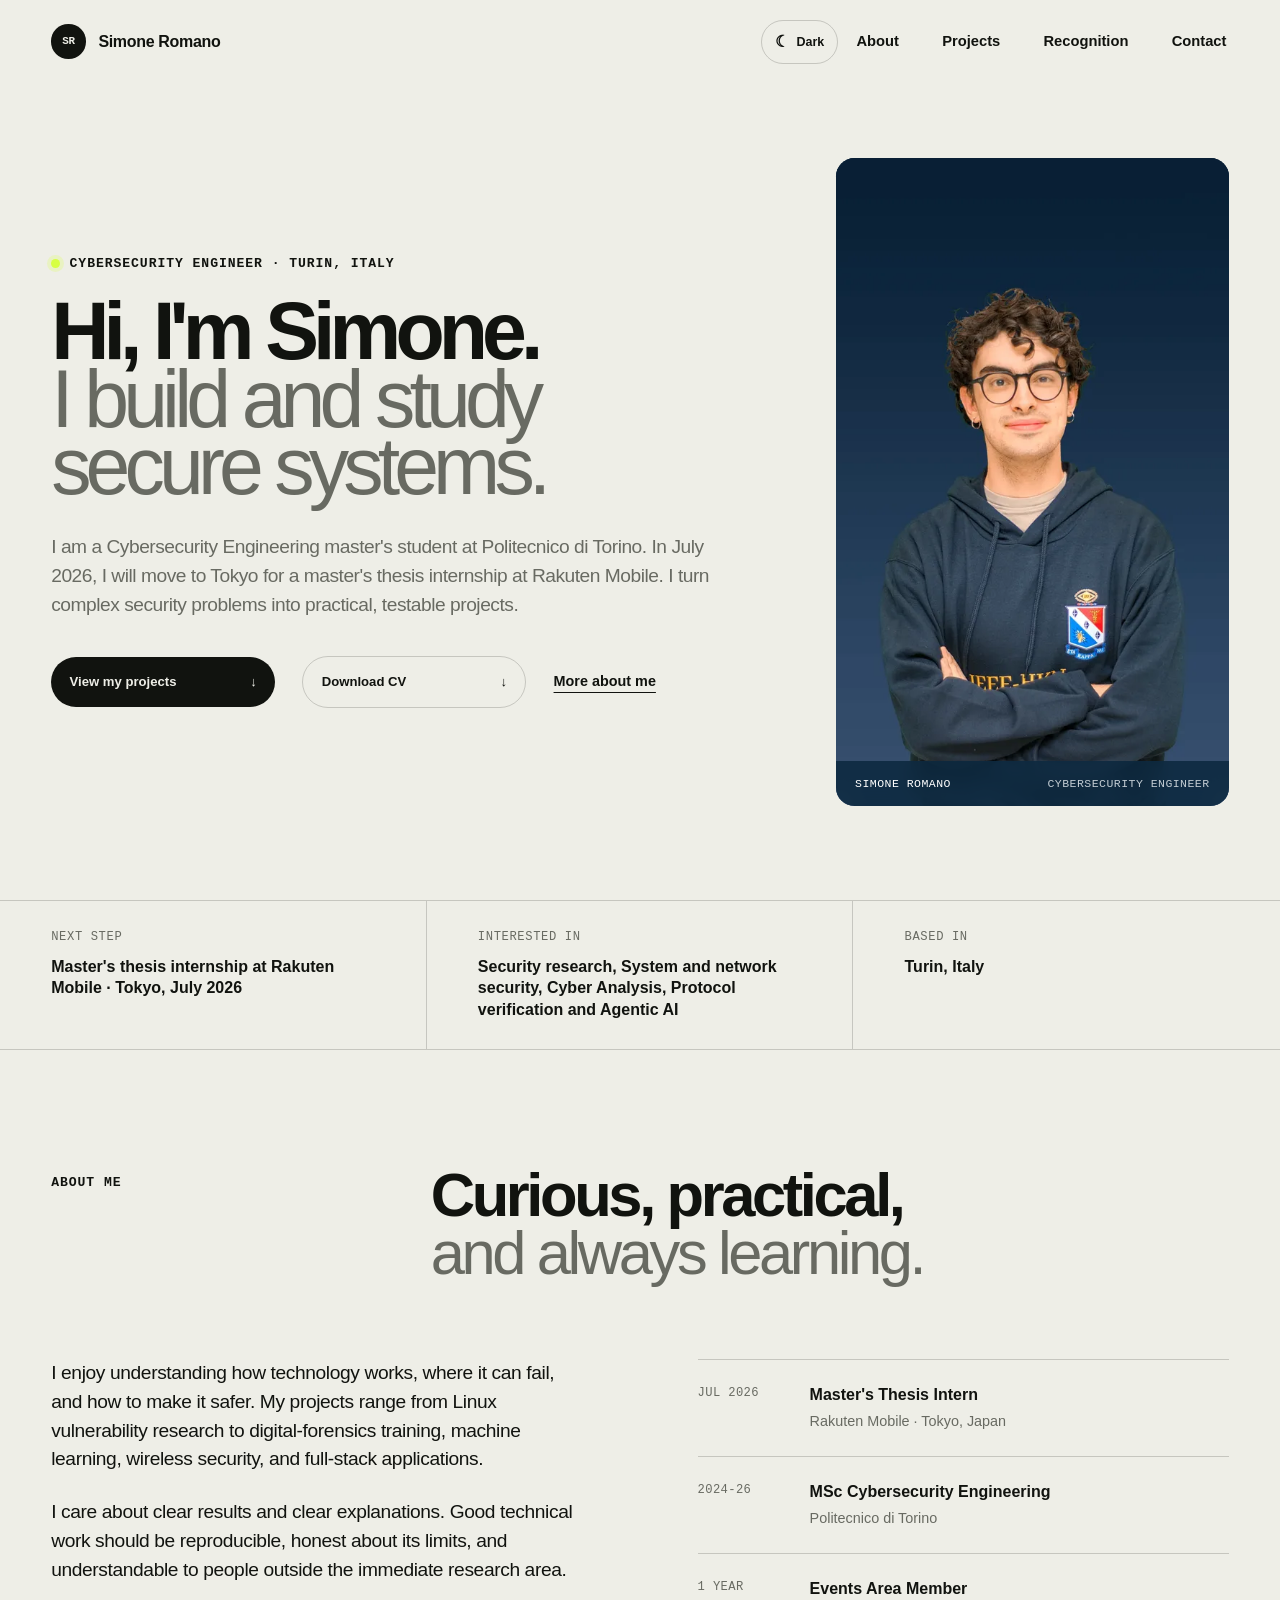
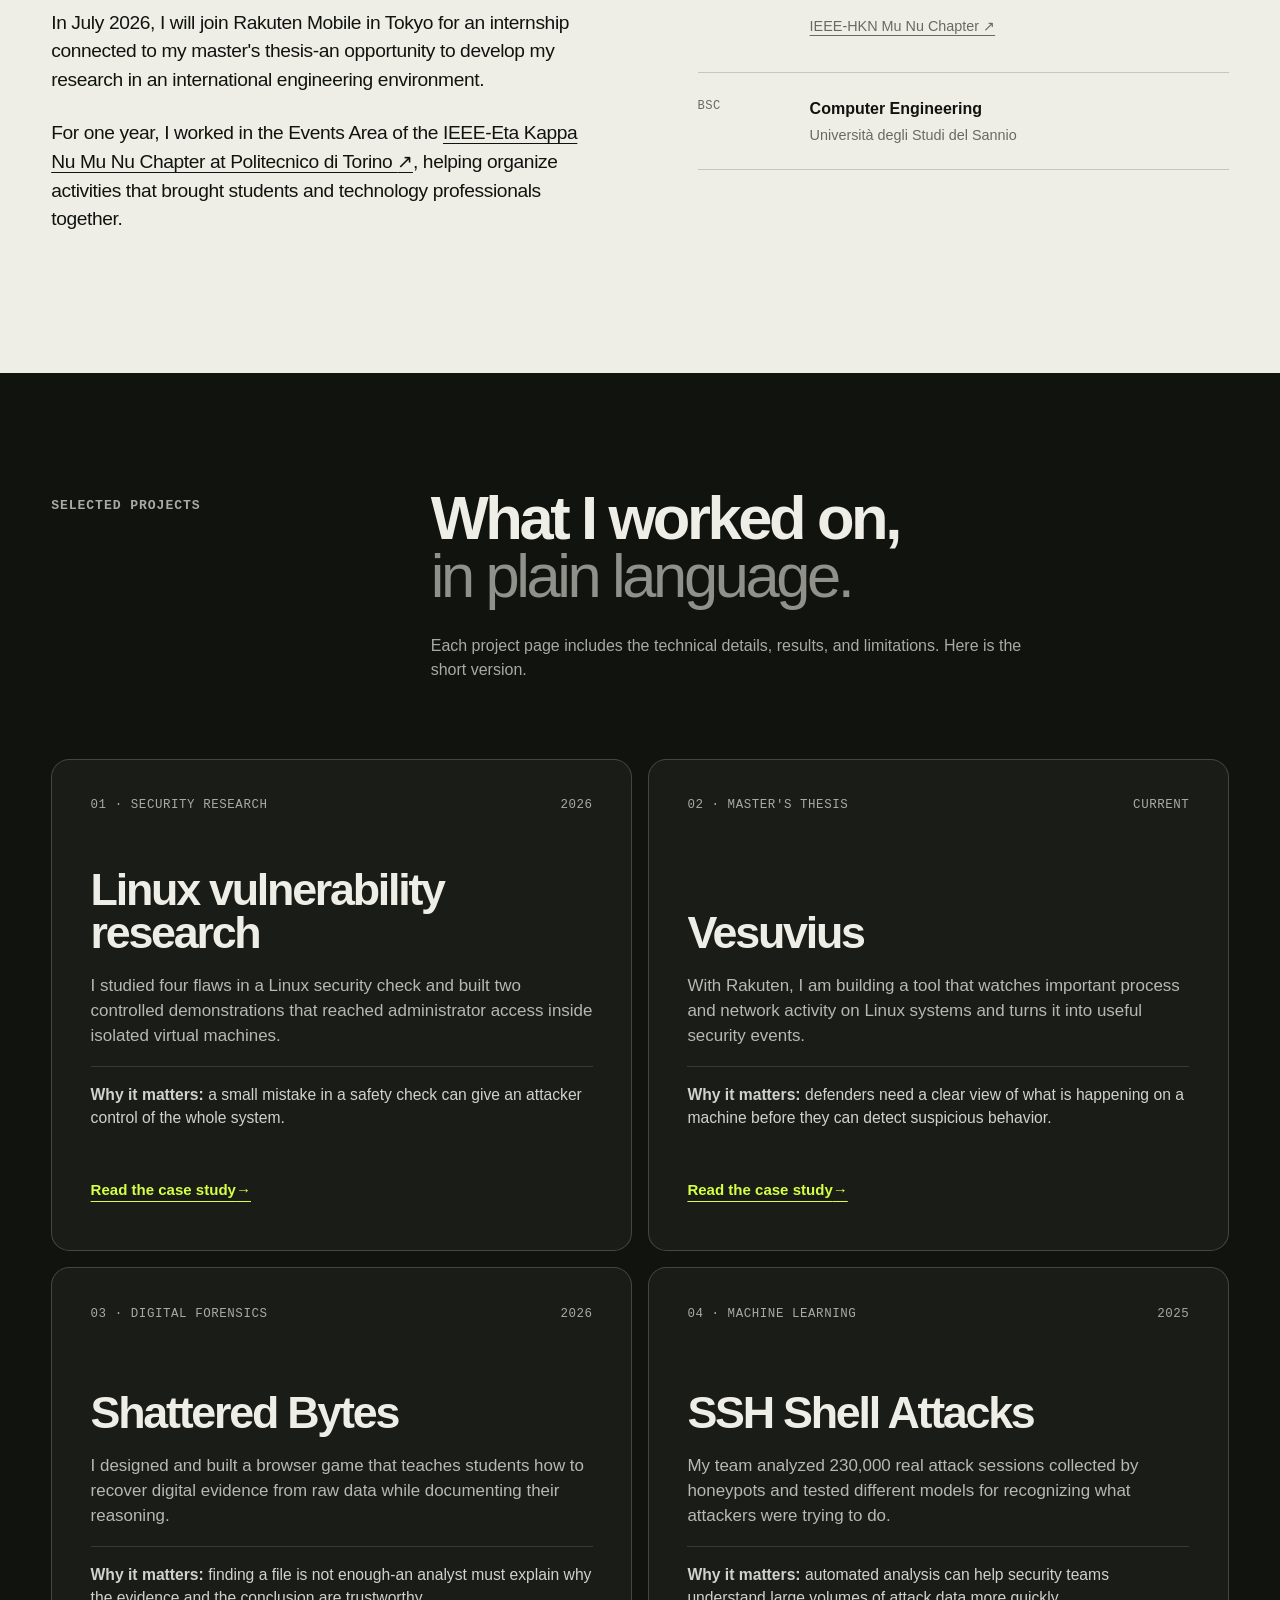
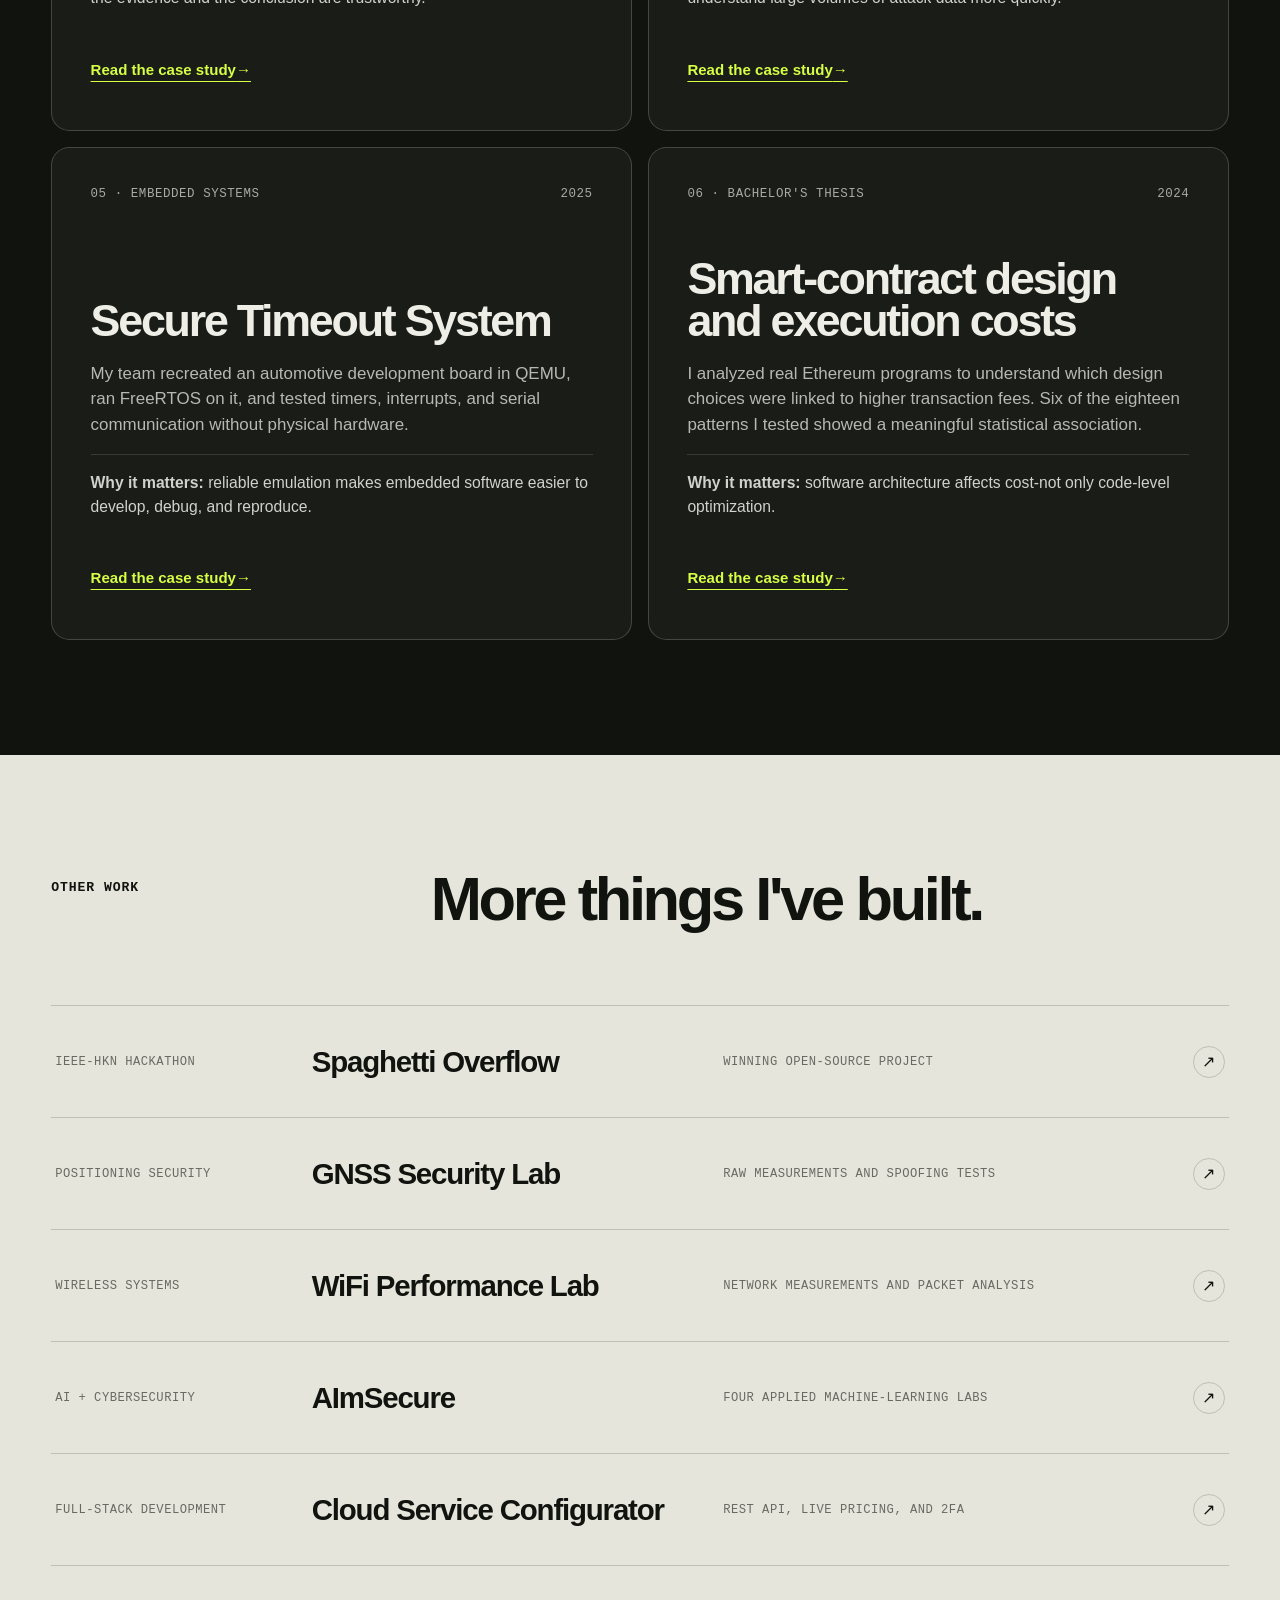
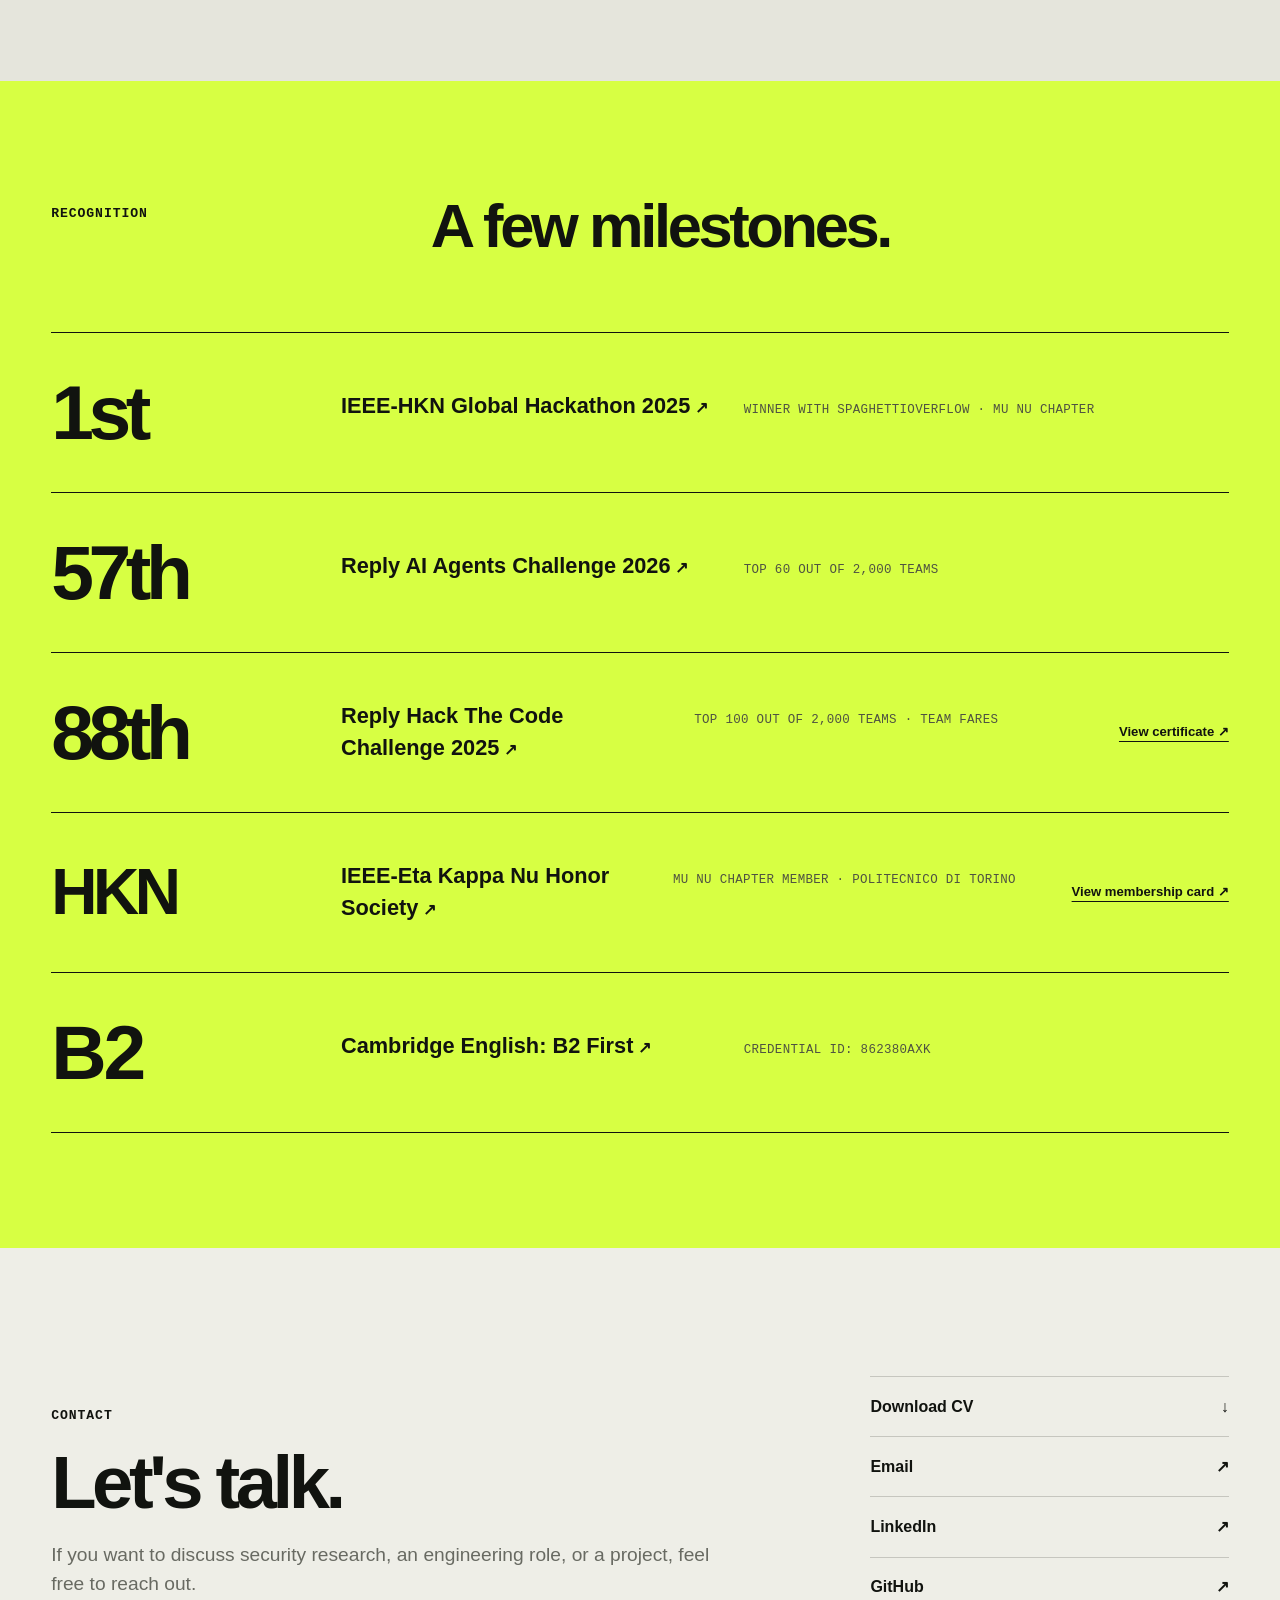
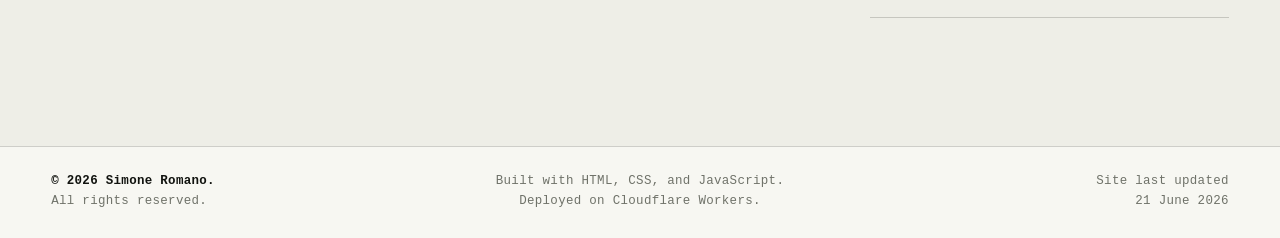
<file: index.html>
<!doctype html>
<html lang="en">
<head>
  <meta charset="utf-8">
  <meta name="google-site-verification" content="yOmkLz0ii3D3-Q9JQLryXQwL53_J8-Ob07PyP1tt4FM" />
  <meta name="viewport" content="width=device-width, initial-scale=1">
  <meta name="description" content="Simone Romano is a cybersecurity engineer working on security research, digital forensics, applied AI, and secure systems.">
  <meta name="theme-color" content="#eeeee7">
  <meta property="og:title" content="Simone Romano - Cybersecurity Engineer">
  <meta property="og:description" content="Security research, digital forensics, applied AI, and secure systems-explained clearly.">
  <meta property="og:type" content="website">
  <meta property="og:url" content="https://sromano-digital-portfolio.simoneromano221.workers.dev/">
  <meta property="og:image" content="https://sromano-digital-portfolio.simoneromano221.workers.dev/resources/simone-romano.webp">
  <title>Simone Romano - Cybersecurity Engineer</title>
  <script>document.documentElement.classList.add('js');try{const theme=localStorage.getItem('theme');if(theme==='dark'||(!theme&&matchMedia('(prefers-color-scheme: dark)').matches))document.documentElement.dataset.theme='dark'}catch(_){if(matchMedia('(prefers-color-scheme: dark)').matches)document.documentElement.dataset.theme='dark'}</script>
  <link rel="icon" href="favicon.svg" type="image/svg+xml">
  <link rel="stylesheet" href="styles.css">
  <script src="script.js" defer></script>
</head>
<body class="home-page">
  <a class="skip-link" href="#main">Skip to content</a>

  <header class="site-header" data-header>
    <a class="wordmark" href="#top" aria-label="Simone Romano, home">
      <span class="wordmark-mark" aria-hidden="true">SR</span>
      <span>Simone Romano</span>
    </a>
    <button class="theme-toggle" type="button" data-theme-toggle aria-label="Switch color theme"><span class="theme-toggle-icon" aria-hidden="true"></span><span class="theme-toggle-label"></span></button>
    <button class="nav-toggle" type="button" aria-expanded="false" aria-controls="site-nav" data-nav-toggle>
      <span></span><span></span><span class="sr-only">Toggle navigation</span>
    </button>
    <nav id="site-nav" class="site-nav" data-nav>
      <a href="#about">About</a>
      <a href="#work">Projects</a>
      <a href="#recognition">Recognition</a>
      <a href="#contact">Contact</a>
    </nav>
  </header>

  <main id="main">
    <section class="portfolio-hero" id="top">
      <div class="portfolio-hero-copy">
        <p class="eyebrow"><span class="status-dot"></span> Cybersecurity engineer · Turin, Italy</p>
        <h1>Hi, I'm Simone.<br><em>I build and study secure systems.</em></h1>
        <p class="hero-intro">I am a Cybersecurity Engineering master's student at Politecnico di Torino. In July 2026, I will move to Tokyo for a master's thesis internship at Rakuten Mobile. I turn complex security problems into practical, testable projects.</p>
        <div class="hero-actions">
          <a class="button button-primary" href="#work">View my projects <span aria-hidden="true">↓</span></a>
          <a class="button button-secondary" href="resources/Simone_Romano_CV.pdf" download aria-label="Download Simone Romano's CV as a PDF">Download CV <span aria-hidden="true">↓</span></a>
          <a class="text-link" href="#about">More about me</a>
        </div>
      </div>
      <figure class="portrait-card">
        <img src="resources/simone-romano.webp" srcset="resources/simone-romano-600.webp 600w, resources/simone-romano.webp 1200w" sizes="(max-width: 760px) calc(100vw - 2.5rem), (max-width: 900px) 36vw, 31vw" width="1200" height="1800" fetchpriority="high" decoding="async" alt="Portrait of Simone Romano wearing an IEEE-HKN Mu Nu Chapter hoodie">
        <figcaption><span>Simone Romano</span><span>Cybersecurity engineer</span></figcaption>
      </figure>
    </section>

    <section class="quick-intro" aria-label="Current profile">
      <div><span>Next step</span><strong>Master's thesis internship at Rakuten Mobile · Tokyo, July 2026</strong></div>
      <div><span>Interested in</span><strong>Security research, System and network security, Cyber Analysis, Protocol verification and Agentic AI</strong></div>
      <div><span>Based in</span><strong>Turin, Italy</strong></div>
    </section>

    <section class="portfolio-section about-simple" id="about">
      <div class="simple-heading reveal">
        <p class="eyebrow">About me</p>
        <h2>Curious, practical,<br><em>and always learning.</em></h2>
      </div>
      <div class="about-simple-grid">
        <div class="about-simple-copy reveal">
          <p>I enjoy understanding how technology works, where it can fail, and how to make it safer. My projects range from Linux vulnerability research to digital-forensics training, machine learning, wireless security, and full-stack applications.</p>
          <p>I care about clear results and clear explanations. Good technical work should be reproducible, honest about its limits, and understandable to people outside the immediate research area.</p>
          <p>In July 2026, I will join Rakuten Mobile in Tokyo for an internship connected to my master's thesis-an opportunity to develop my research in an international engineering environment.</p>
          <p>For one year, I worked in the Events Area of the <a href="https://www.hknpolito.org/" target="_blank" rel="noreferrer">IEEE-Eta Kappa Nu Mu Nu Chapter at Politecnico di Torino <span aria-hidden="true">↗</span></a>, helping organize activities that brought students and technology professionals together.</p>
        </div>
        <div class="profile-timeline reveal">
          <div class="profile-row"><span>Jul 2026</span><div><strong>Master's Thesis Intern</strong><p>Rakuten Mobile · Tokyo, Japan</p></div></div>
          <div class="profile-row"><span>2024-26</span><div><strong>MSc Cybersecurity Engineering</strong><p>Politecnico di Torino</p></div></div>
          <div class="profile-row"><span>1 year</span><div><strong>Events Area Member</strong><p><a href="https://www.hknpolito.org/" target="_blank" rel="noreferrer">IEEE-HKN Mu Nu Chapter ↗</a></p></div></div>
          <div class="profile-row"><span>BSc</span><div><strong>Computer Engineering</strong><p>Università degli Studi del Sannio</p></div></div>
        </div>
      </div>
    </section>

    <section class="portfolio-section projects-simple" id="work">
      <div class="simple-heading simple-heading-light reveal">
        <p class="eyebrow">Selected projects</p>
        <h2>What I worked on,<br><em>in plain language.</em></h2>
        <p>Each project page includes the technical details, results, and limitations. Here is the short version.</p>
      </div>

      <div class="simple-project-grid">
        <article class="simple-project reveal">
          <div class="simple-project-top"><span>01 · Security research</span><span>2026</span></div>
          <h3>Linux vulnerability research</h3>
          <p>I studied four flaws in a Linux security check and built two controlled demonstrations that reached administrator access inside isolated virtual machines.</p>
          <p class="project-why"><strong>Why it matters:</strong> a small mistake in a safety check can give an attacker control of the whole system.</p>
          <a href="case-studies/ebpf-exploitability.html">Read the case study <span aria-hidden="true">→</span></a>
        </article>

        <article class="simple-project reveal">
          <div class="simple-project-top"><span>02 · Master's thesis</span><span>Current</span></div>
          <h3>Vesuvius</h3>
          <p>With Rakuten, I am building a tool that watches important process and network activity on Linux systems and turns it into useful security events.</p>
          <p class="project-why"><strong>Why it matters:</strong> defenders need a clear view of what is happening on a machine before they can detect suspicious behavior.</p>
          <a href="case-studies/vesuvius.html">Read the case study <span aria-hidden="true">→</span></a>
        </article>

        <article class="simple-project reveal">
          <div class="simple-project-top"><span>03 · Digital forensics</span><span>2026</span></div>
          <h3>Shattered Bytes</h3>
          <p>I designed and built a browser game that teaches students how to recover digital evidence from raw data while documenting their reasoning.</p>
          <p class="project-why"><strong>Why it matters:</strong> finding a file is not enough-an analyst must explain why the evidence and the conclusion are trustworthy.</p>
          <a href="case-studies/shattered-bytes.html">Read the case study <span aria-hidden="true">→</span></a>
        </article>

        <article class="simple-project reveal">
          <div class="simple-project-top"><span>04 · Machine learning</span><span>2025</span></div>
          <h3>SSH Shell Attacks</h3>
          <p>My team analyzed 230,000 real attack sessions collected by honeypots and tested different models for recognizing what attackers were trying to do.</p>
          <p class="project-why"><strong>Why it matters:</strong> automated analysis can help security teams understand large volumes of attack data more quickly.</p>
          <a href="case-studies/ssh-shell-attacks.html">Read the case study <span aria-hidden="true">→</span></a>
        </article>

        <article class="simple-project reveal">
          <div class="simple-project-top"><span>05 · Embedded systems</span><span>2025</span></div>
          <h3>Secure Timeout System</h3>
          <p>My team recreated an automotive development board in QEMU, ran FreeRTOS on it, and tested timers, interrupts, and serial communication without physical hardware.</p>
          <p class="project-why"><strong>Why it matters:</strong> reliable emulation makes embedded software easier to develop, debug, and reproduce.</p>
          <a href="case-studies/secure-timeout-system.html">Read the case study <span aria-hidden="true">→</span></a>
        </article>

        <article class="simple-project reveal">
          <div class="simple-project-top"><span>06 · Bachelor's thesis</span><span>2024</span></div>
          <h3>Smart-contract design and execution costs</h3>
          <p>I analyzed real Ethereum programs to understand which design choices were linked to higher transaction fees. Six of the eighteen patterns I tested showed a meaningful statistical association.</p>
          <p class="project-why"><strong>Why it matters:</strong> software architecture affects cost-not only code-level optimization.</p>
          <a href="case-studies/smart-contract-gas-costs.html">Read the case study <span aria-hidden="true">→</span></a>
        </article>
      </div>
    </section>

    <section class="portfolio-section other-work-simple" aria-labelledby="other-work-title">
      <div class="simple-heading reveal">
        <p class="eyebrow">Other work</p>
        <h2 id="other-work-title">More things I've built.</h2>
      </div>
      <div class="compact-project-list">
        <a href="https://github.com/HKN-HACKATHON/team9-spaghetti-overflow" target="_blank" rel="noreferrer"><span>IEEE-HKN Hackathon</span><strong>Spaghetti Overflow</strong><small>Winning open-source project</small><b aria-hidden="true">↗</b></a>
        <a href="https://github.com/WDCSecure/LabGNSS" target="_blank" rel="noreferrer"><span>Positioning security</span><strong>GNSS Security Lab</strong><small>Raw measurements and spoofing tests</small><b aria-hidden="true">↗</b></a>
        <a href="https://github.com/WDCSecure/LabWiFi" target="_blank" rel="noreferrer"><span>Wireless systems</span><strong>WiFi Performance Lab</strong><small>Network measurements and packet analysis</small><b aria-hidden="true">↗</b></a>
        <a href="https://github.com/AImSecure" target="_blank" rel="noreferrer"><span>AI + cybersecurity</span><strong>AImSecure</strong><small>Four applied machine-learning labs</small><b aria-hidden="true">↗</b></a>
        <a href="https://github.com/sroman0/Cloud-WebApp" target="_blank" rel="noreferrer"><span>Full-stack development</span><strong>Cloud Service Configurator</strong><small>REST API, live pricing, and 2FA</small><b aria-hidden="true">↗</b></a>
      </div>
    </section>

    <section class="portfolio-section recognition-simple" id="recognition">
      <div class="simple-heading reveal">
        <p class="eyebrow">Recognition</p>
        <h2>A few milestones.</h2>
      </div>
      <div class="recognition-list">
        <div class="recognition-row reveal">
          <strong>1st</strong>
          <div class="recognition-copy"><a href="https://hkn.ieee.org/alumni-news/2026/02/engineering-a-shared-future-the-2025-ieee-hkn-global-hackathon" target="_blank" rel="noreferrer"><b>IEEE-HKN Global Hackathon 2025</b><span>Winner with SpaghettiOverflow · Mu Nu Chapter</span></a></div>
        </div>
        <div class="recognition-row reveal">
          <strong>57th</strong>
          <div class="recognition-copy"><a href="https://challenges.reply.com/challenges/ai-agent/home/" target="_blank" rel="noreferrer"><b>Reply AI Agents Challenge 2026</b><span>Top 60 out of 2,000 teams</span></a></div>
        </div>
        <div class="recognition-row reveal">
          <strong>88th</strong>
          <div class="recognition-copy"><a href="https://challenges.reply.com/challenges/hack-the-code-standard/how-it-works/" target="_blank" rel="noreferrer"><b>Reply Hack The Code Challenge 2025</b><span>Top 100 out of 2,000 teams · Team FARES</span></a><a class="recognition-proof" href="resources/certificates/reply-hack-the-code-2025.pdf" target="_blank" rel="noreferrer">View certificate ↗</a></div>
        </div>
        <div class="recognition-row recognition-membership reveal">
          <strong>ΗΚΝ</strong>
          <div class="recognition-copy"><a href="https://www.hknpolito.org/" target="_blank" rel="noreferrer"><b>IEEE-Eta Kappa Nu Honor Society</b><span>Mu Nu Chapter member · Politecnico di Torino</span></a><a class="recognition-proof" href="resources/certificates/ieee-hkn-membership-2026.pdf" target="_blank" rel="noreferrer">View membership card ↗</a></div>
        </div>
        <div class="recognition-row recognition-language reveal">
          <strong>B2</strong>
          <div class="recognition-copy"><a href="https://www.cambridgeenglish.org/exams-and-tests/qualifications/first/" target="_blank" rel="noreferrer"><b>Cambridge English: B2 First</b><span>Credential ID: 862380AXK</span></a></div>
        </div>
      </div>
    </section>

    <section class="contact-simple" id="contact">
      <div class="reveal">
        <p class="eyebrow">Contact</p>
        <h2>Let's talk.</h2>
        <p>If you want to discuss security research, an engineering role, or a project, feel free to reach out.</p>
      </div>
      <div class="contact-links reveal">
        <a href="resources/Simone_Romano_CV.pdf" download>Download CV <span aria-hidden="true">↓</span></a>
        <a href="mailto:simoneromano221@gmail.com">Email <span aria-hidden="true">↗</span></a>
        <a href="https://www.linkedin.com/in/simone-romano-383277307/" target="_blank" rel="noreferrer">LinkedIn <span aria-hidden="true">↗</span></a>
        <a href="https://github.com/sroman0" target="_blank" rel="noreferrer">GitHub <span aria-hidden="true">↗</span></a>
      </div>
    </section>
  </main>

  <footer class="portfolio-footer">
    <div><strong>© <span data-year></span> Simone Romano.</strong><span>All rights reserved.</span></div>
    <div><span>Built with HTML, CSS, and JavaScript.</span><span>Deployed on Cloudflare Workers.</span></div>
    <div><span>Site last updated</span><time datetime="2026-06-21">21 June 2026</time></div>
  </footer>
</body>
</html>
</file>
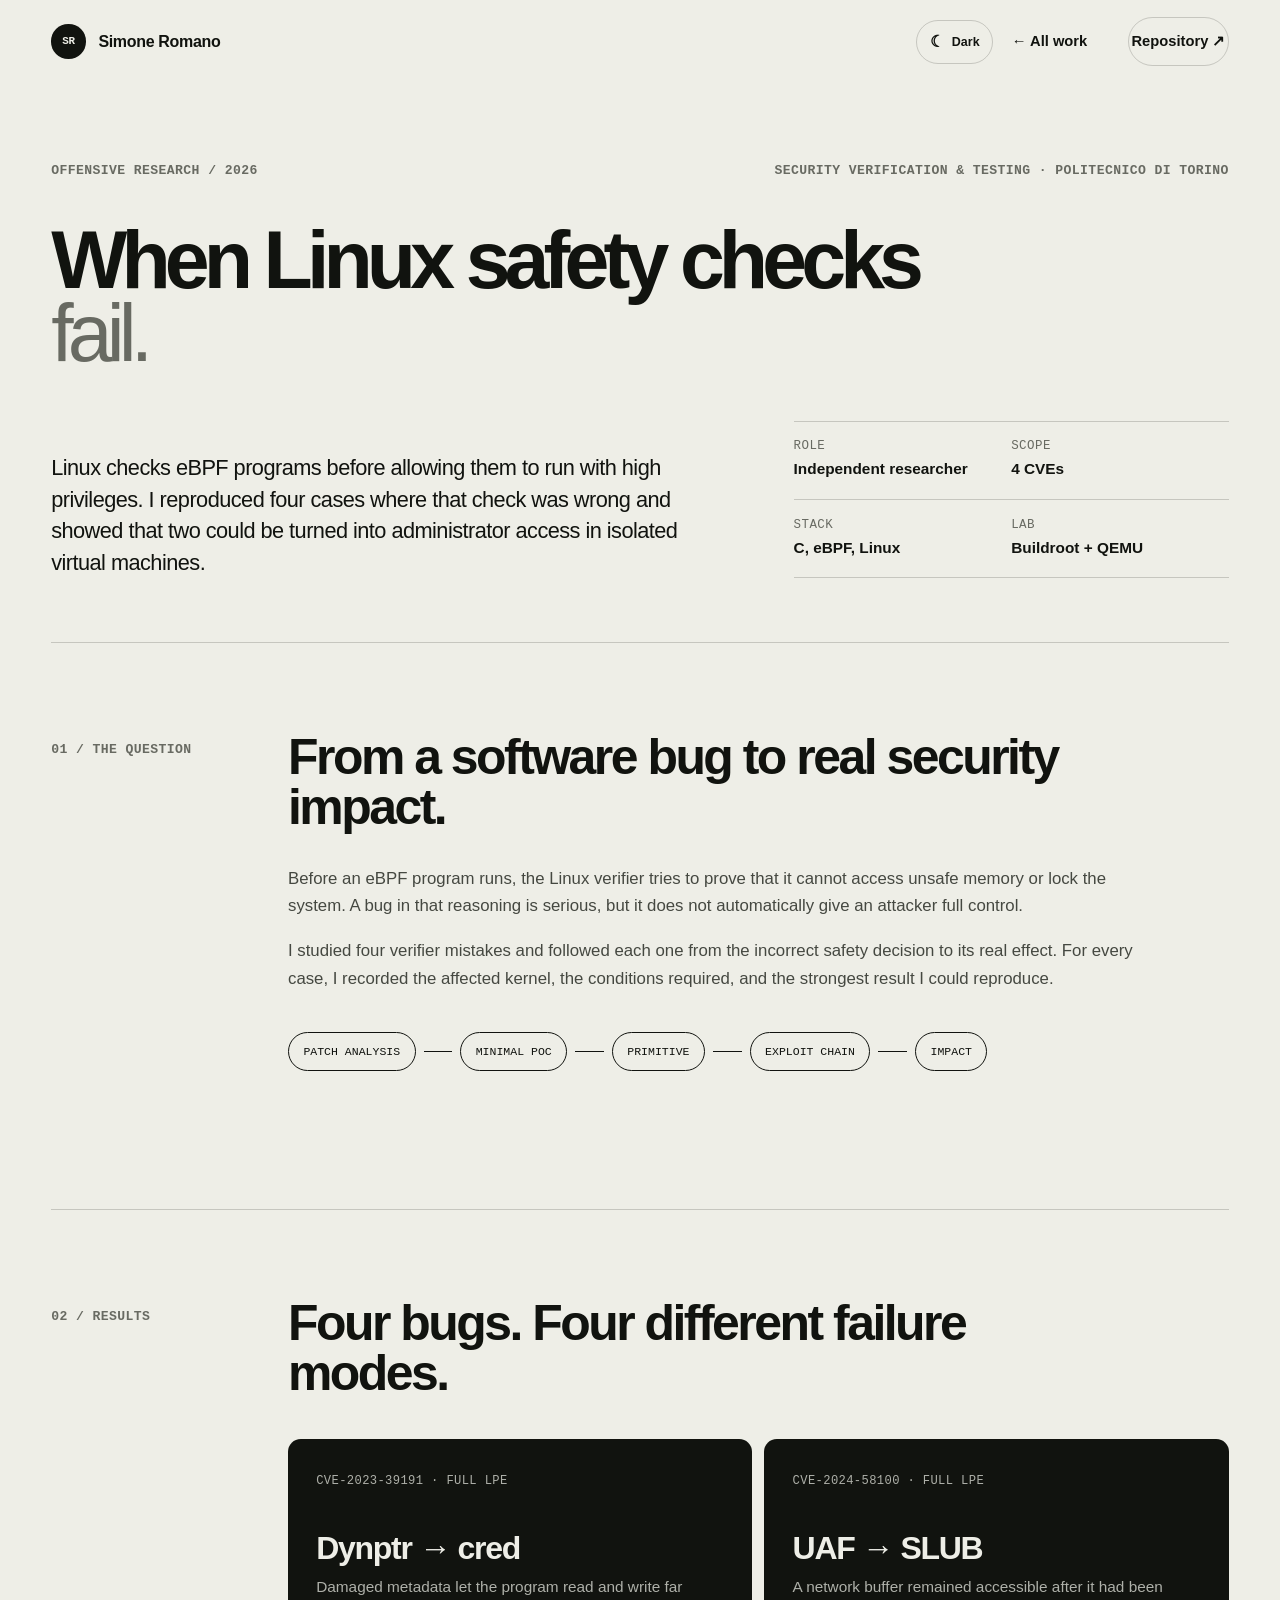
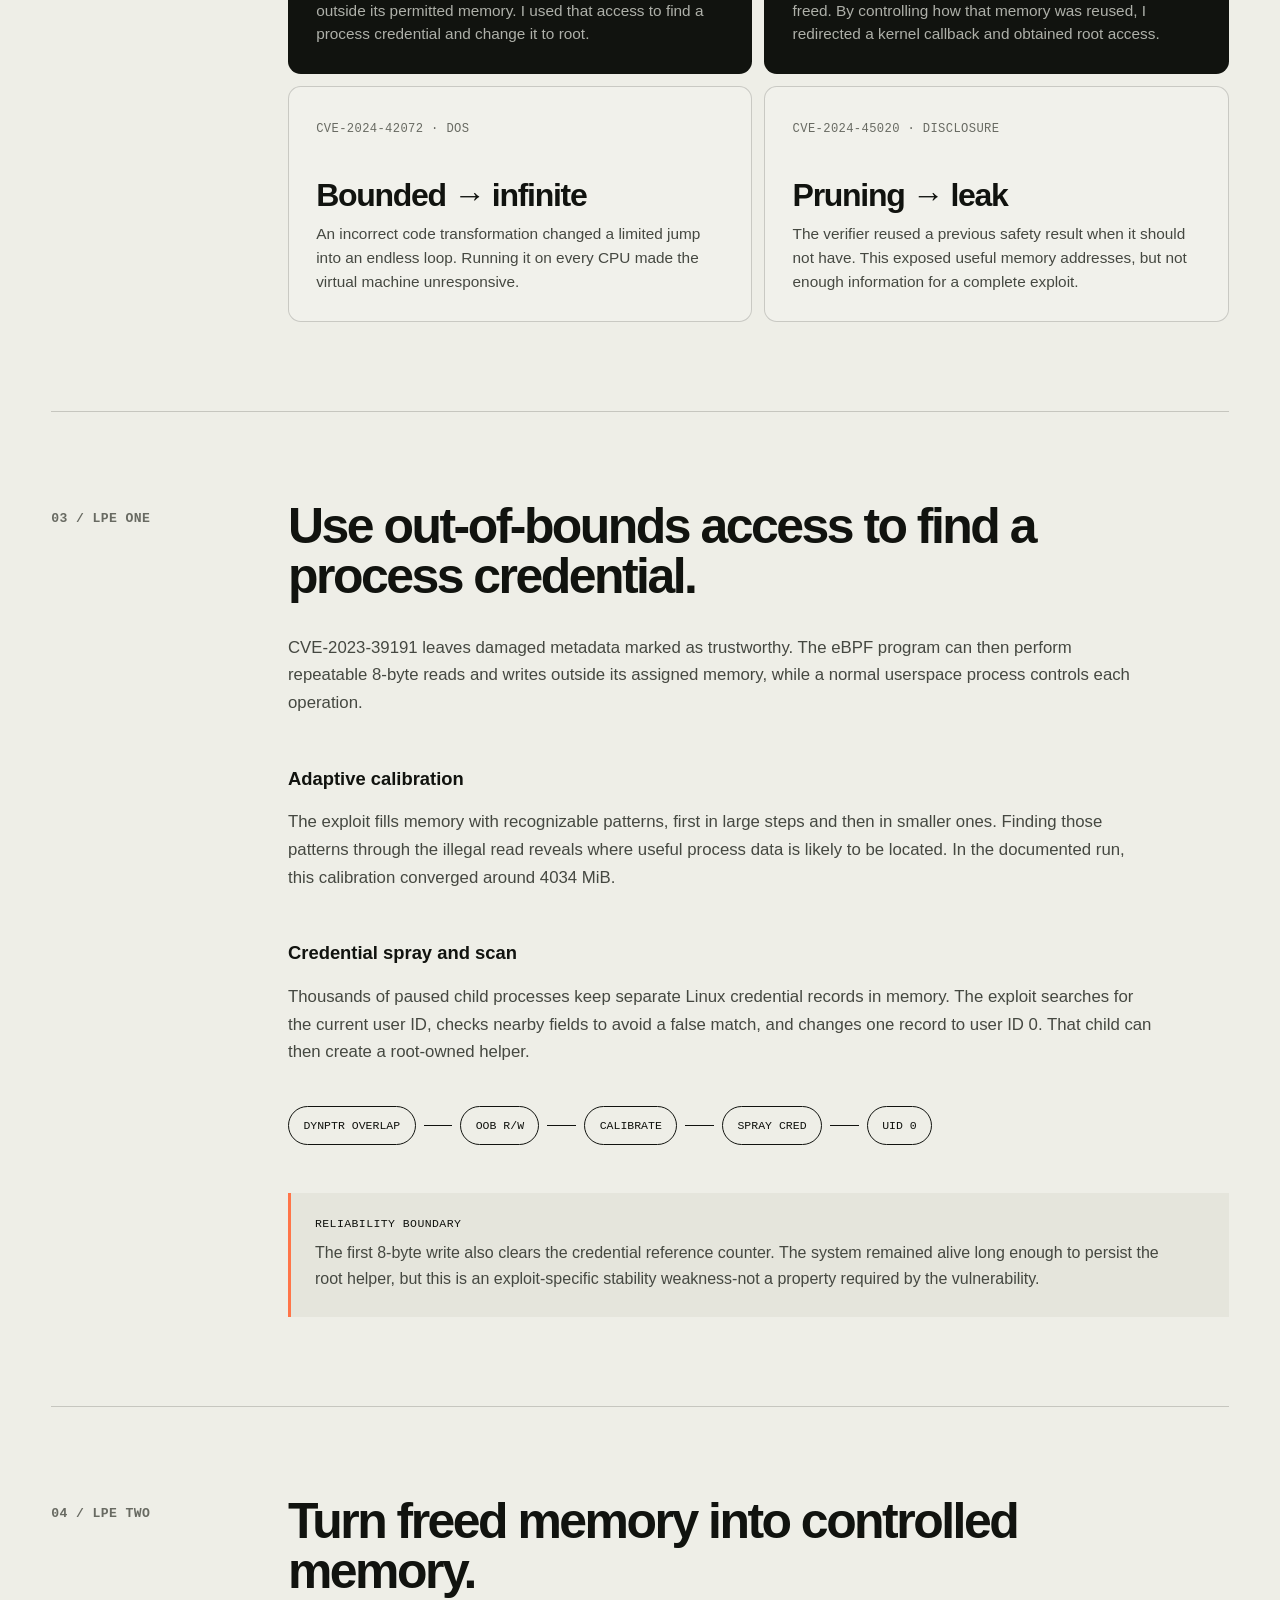
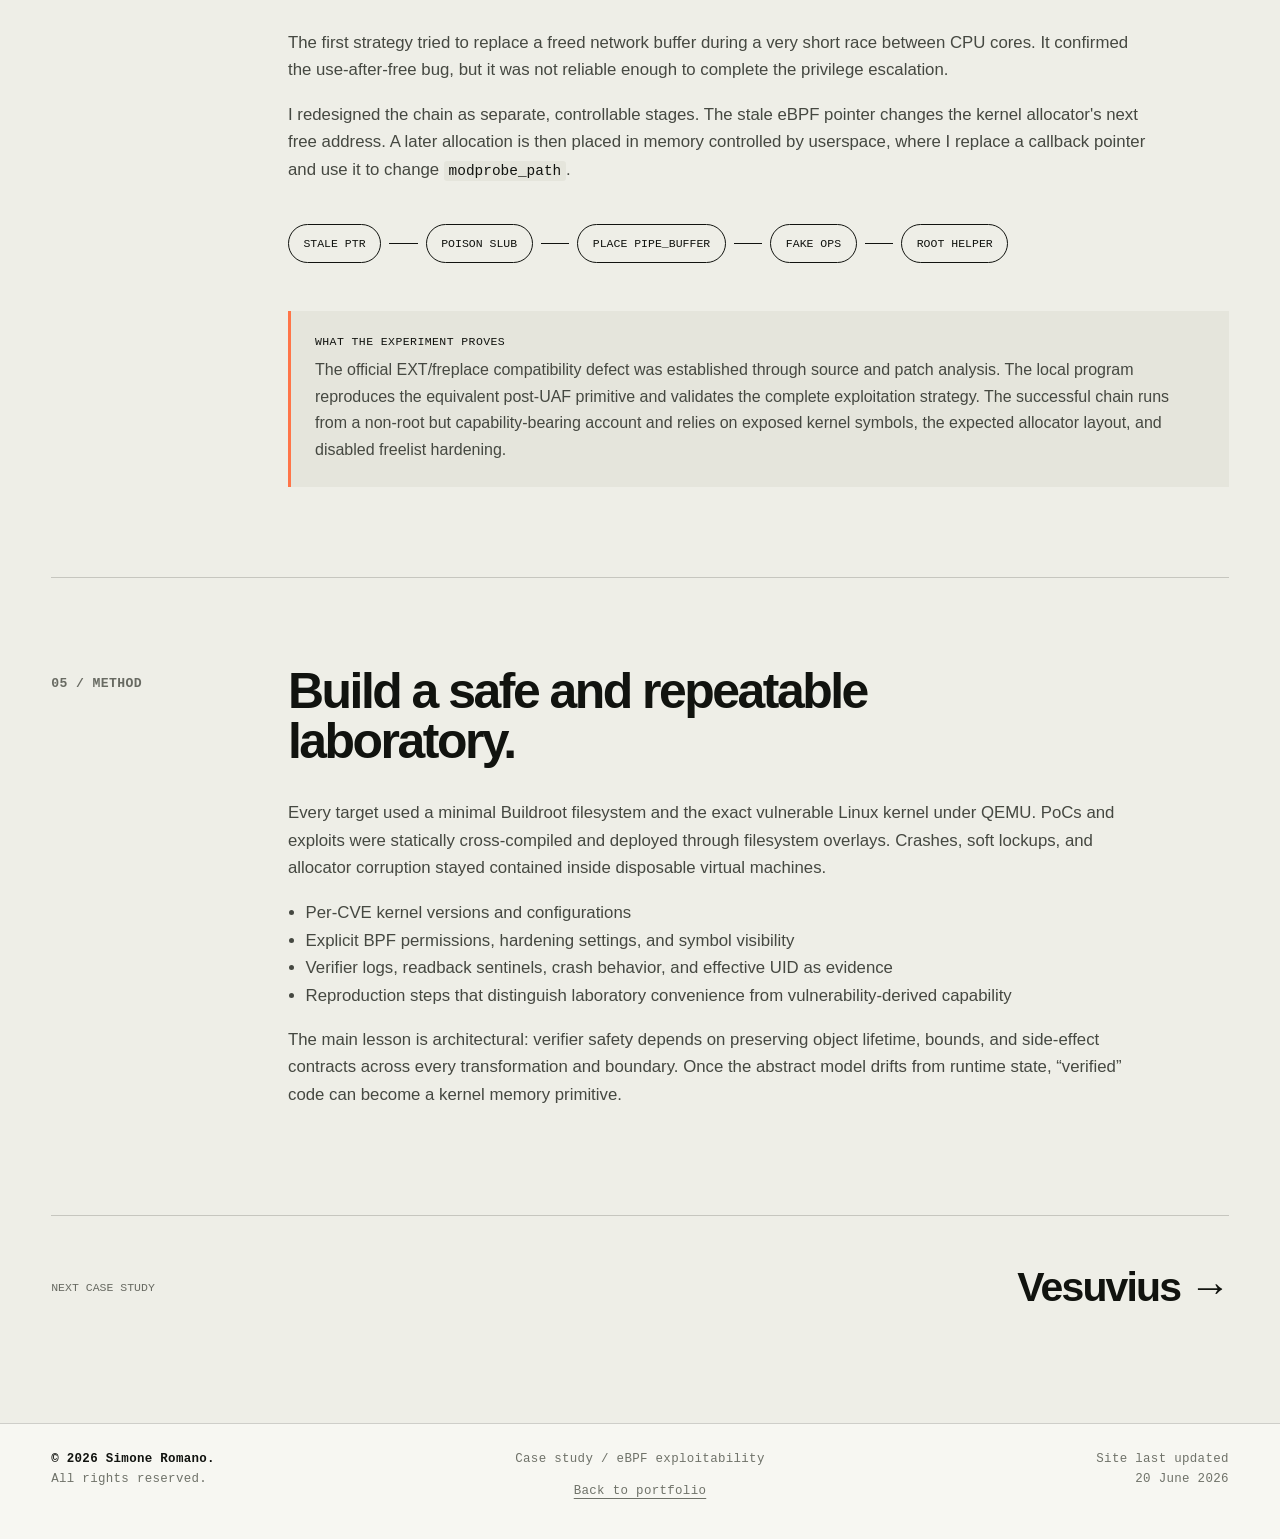
<file: case-studies/ebpf-exploitability.html>
<!doctype html>
<html lang="en">
<head>
  <meta charset="utf-8">
  <meta name="viewport" content="width=device-width, initial-scale=1">
  <meta name="description" content="A reproducible exploitability analysis of four Linux eBPF verifier vulnerabilities, including two local privilege escalation chains.">
  <meta name="theme-color" content="#eeeee7">
  <title>eBPF Verifier Exploitability - Simone Romano</title>
  <script>document.documentElement.classList.add('js');try{const theme=localStorage.getItem('theme');if(theme==='dark'||(!theme&&matchMedia('(prefers-color-scheme: dark)').matches))document.documentElement.dataset.theme='dark'}catch(_){if(matchMedia('(prefers-color-scheme: dark)').matches)document.documentElement.dataset.theme='dark'}</script>
  <link rel="icon" href="../favicon.svg" type="image/svg+xml">
  <link rel="stylesheet" href="../styles.css">
  <script src="../script.js" defer></script>
</head>
<body class="case-body">
  <a class="skip-link" href="#main">Skip to content</a>
  <header class="site-header case-header">
    <a class="wordmark" href="../index.html" aria-label="Back to Simone Romano's portfolio">
      <span class="wordmark-mark" aria-hidden="true">SR</span><span>Simone Romano</span>
    </a>
    <button class="theme-toggle" type="button" data-theme-toggle aria-label="Switch color theme"><span class="theme-toggle-icon" aria-hidden="true"></span><span class="theme-toggle-label"></span></button>
    <button class="nav-toggle" type="button" aria-expanded="false" aria-controls="case-nav" data-nav-toggle><span></span><span></span><span class="sr-only">Toggle navigation</span></button>
    <nav id="case-nav" class="site-nav" data-nav><a href="../index.html#work">← All work</a><a class="nav-external" href="https://github.com/sroman0/explotability_analysis_ebpf" target="_blank" rel="noreferrer">Repository <span aria-hidden="true">↗</span></a></nav>
  </header>

  <main id="main" class="case-main">
    <section class="case-hero">
      <div class="case-kicker"><span>Offensive research / 2026</span><span>Security Verification &amp; Testing · Politecnico di Torino</span></div>
      <h1>When Linux safety checks<br><em>fail.</em></h1>
      <div class="case-summary">
        <p>Linux checks eBPF programs before allowing them to run with high privileges. I reproduced four cases where that check was wrong and showed that two could be turned into administrator access in isolated virtual machines.</p>
        <div class="case-facts">
          <div><span>Role</span><strong>Independent researcher</strong></div>
          <div><span>Scope</span><strong>4 CVEs</strong></div>
          <div><span>Stack</span><strong>C, eBPF, Linux</strong></div>
          <div><span>Lab</span><strong>Buildroot + QEMU</strong></div>
        </div>
      </div>
    </section>

    <div class="case-content">
      <section class="case-section reveal">
        <div class="case-section-label">01 / The question</div>
        <div class="case-prose">
          <h2>From a software bug to real security impact.</h2>
          <p>Before an eBPF program runs, the Linux verifier tries to prove that it cannot access unsafe memory or lock the system. A bug in that reasoning is serious, but it does not automatically give an attacker full control.</p>
          <p>I studied four verifier mistakes and followed each one from the incorrect safety decision to its real effect. For every case, I recorded the affected kernel, the conditions required, and the strongest result I could reproduce.</p>
          <div class="flow-diagram" aria-label="Research workflow">
            <span>Patch analysis</span><i></i><span>Minimal PoC</span><i></i><span>Primitive</span><i></i><span>Exploit chain</span><i></i><span>Impact</span>
          </div>
        </div>
      </section>

      <section class="case-section reveal">
        <div class="case-section-label">02 / Results</div>
        <div class="case-prose">
          <h2>Four bugs. Four different failure modes.</h2>
          <div class="outcome-grid">
            <article class="outcome-card accent">
              <span>CVE-2023-39191 · Full LPE</span>
              <strong>Dynptr → cred</strong>
              <p>Damaged metadata let the program read and write far outside its permitted memory. I used that access to find a process credential and change it to root.</p>
            </article>
            <article class="outcome-card accent">
              <span>CVE-2024-58100 · Full LPE</span>
              <strong>UAF → SLUB</strong>
              <p>A network buffer remained accessible after it had been freed. By controlling how that memory was reused, I redirected a kernel callback and obtained root access.</p>
            </article>
            <article class="outcome-card">
              <span>CVE-2024-42072 · DoS</span>
              <strong>Bounded → infinite</strong>
              <p>An incorrect code transformation changed a limited jump into an endless loop. Running it on every CPU made the virtual machine unresponsive.</p>
            </article>
            <article class="outcome-card">
              <span>CVE-2024-45020 · Disclosure</span>
              <strong>Pruning → leak</strong>
              <p>The verifier reused a previous safety result when it should not have. This exposed useful memory addresses, but not enough information for a complete exploit.</p>
            </article>
          </div>
        </div>
      </section>

      <section class="case-section reveal">
        <div class="case-section-label">03 / LPE one</div>
        <div class="case-prose">
          <h2>Use out-of-bounds access to find a process credential.</h2>
          <p>CVE-2023-39191 leaves damaged metadata marked as trustworthy. The eBPF program can then perform repeatable 8-byte reads and writes outside its assigned memory, while a normal userspace process controls each operation.</p>
          <h3>Adaptive calibration</h3>
          <p>The exploit fills memory with recognizable patterns, first in large steps and then in smaller ones. Finding those patterns through the illegal read reveals where useful process data is likely to be located. In the documented run, this calibration converged around 4034 MiB.</p>
          <h3>Credential spray and scan</h3>
          <p>Thousands of paused child processes keep separate Linux credential records in memory. The exploit searches for the current user ID, checks nearby fields to avoid a false match, and changes one record to user ID 0. That child can then create a root-owned helper.</p>
          <div class="flow-diagram" aria-label="CVE-2023-39191 exploit chain">
            <span>Dynptr overlap</span><i></i><span>OOB R/W</span><i></i><span>Calibrate</span><i></i><span>Spray cred</span><i></i><span>UID 0</span>
          </div>
          <div class="callout"><strong>Reliability boundary</strong><p>The first 8-byte write also clears the credential reference counter. The system remained alive long enough to persist the root helper, but this is an exploit-specific stability weakness-not a property required by the vulnerability.</p></div>
        </div>
      </section>

      <section class="case-section reveal">
        <div class="case-section-label">04 / LPE two</div>
        <div class="case-prose">
          <h2>Turn freed memory into controlled memory.</h2>
          <p>The first strategy tried to replace a freed network buffer during a very short race between CPU cores. It confirmed the use-after-free bug, but it was not reliable enough to complete the privilege escalation.</p>
          <p>I redesigned the chain as separate, controllable stages. The stale eBPF pointer changes the kernel allocator's next free address. A later allocation is then placed in memory controlled by userspace, where I replace a callback pointer and use it to change <code>modprobe_path</code>.</p>
          <div class="flow-diagram" aria-label="CVE-2024-58100 exploit chain">
            <span>Stale PTR</span><i></i><span>Poison SLUB</span><i></i><span>Place pipe_buffer</span><i></i><span>Fake ops</span><i></i><span>Root helper</span>
          </div>
          <div class="callout"><strong>What the experiment proves</strong><p>The official EXT/freplace compatibility defect was established through source and patch analysis. The local program reproduces the equivalent post-UAF primitive and validates the complete exploitation strategy. The successful chain runs from a non-root but capability-bearing account and relies on exposed kernel symbols, the expected allocator layout, and disabled freelist hardening.</p></div>
        </div>
      </section>

      <section class="case-section reveal">
        <div class="case-section-label">05 / Method</div>
        <div class="case-prose">
          <h2>Build a safe and repeatable laboratory.</h2>
          <p>Every target used a minimal Buildroot filesystem and the exact vulnerable Linux kernel under QEMU. PoCs and exploits were statically cross-compiled and deployed through filesystem overlays. Crashes, soft lockups, and allocator corruption stayed contained inside disposable virtual machines.</p>
          <ul>
            <li>Per-CVE kernel versions and configurations</li>
            <li>Explicit BPF permissions, hardening settings, and symbol visibility</li>
            <li>Verifier logs, readback sentinels, crash behavior, and effective UID as evidence</li>
            <li>Reproduction steps that distinguish laboratory convenience from vulnerability-derived capability</li>
          </ul>
          <p>The main lesson is architectural: verifier safety depends on preserving object lifetime, bounds, and side-effect contracts across every transformation and boundary. Once the abstract model drifts from runtime state, “verified” code can become a kernel memory primitive.</p>
        </div>
      </section>

      <a class="case-next" href="vesuvius.html"><span>Next case study</span><strong>Vesuvius →</strong></a>
    </div>
  </main>

  <footer class="portfolio-footer"><div><strong>© <span data-year></span> Simone Romano.</strong><span>All rights reserved.</span></div><div><span>Case study / eBPF exploitability</span><a href="../index.html">Back to portfolio</a></div><div><span>Site last updated</span><time datetime="2026-06-20">20 June 2026</time></div></footer>
</body>
</html>
</file>
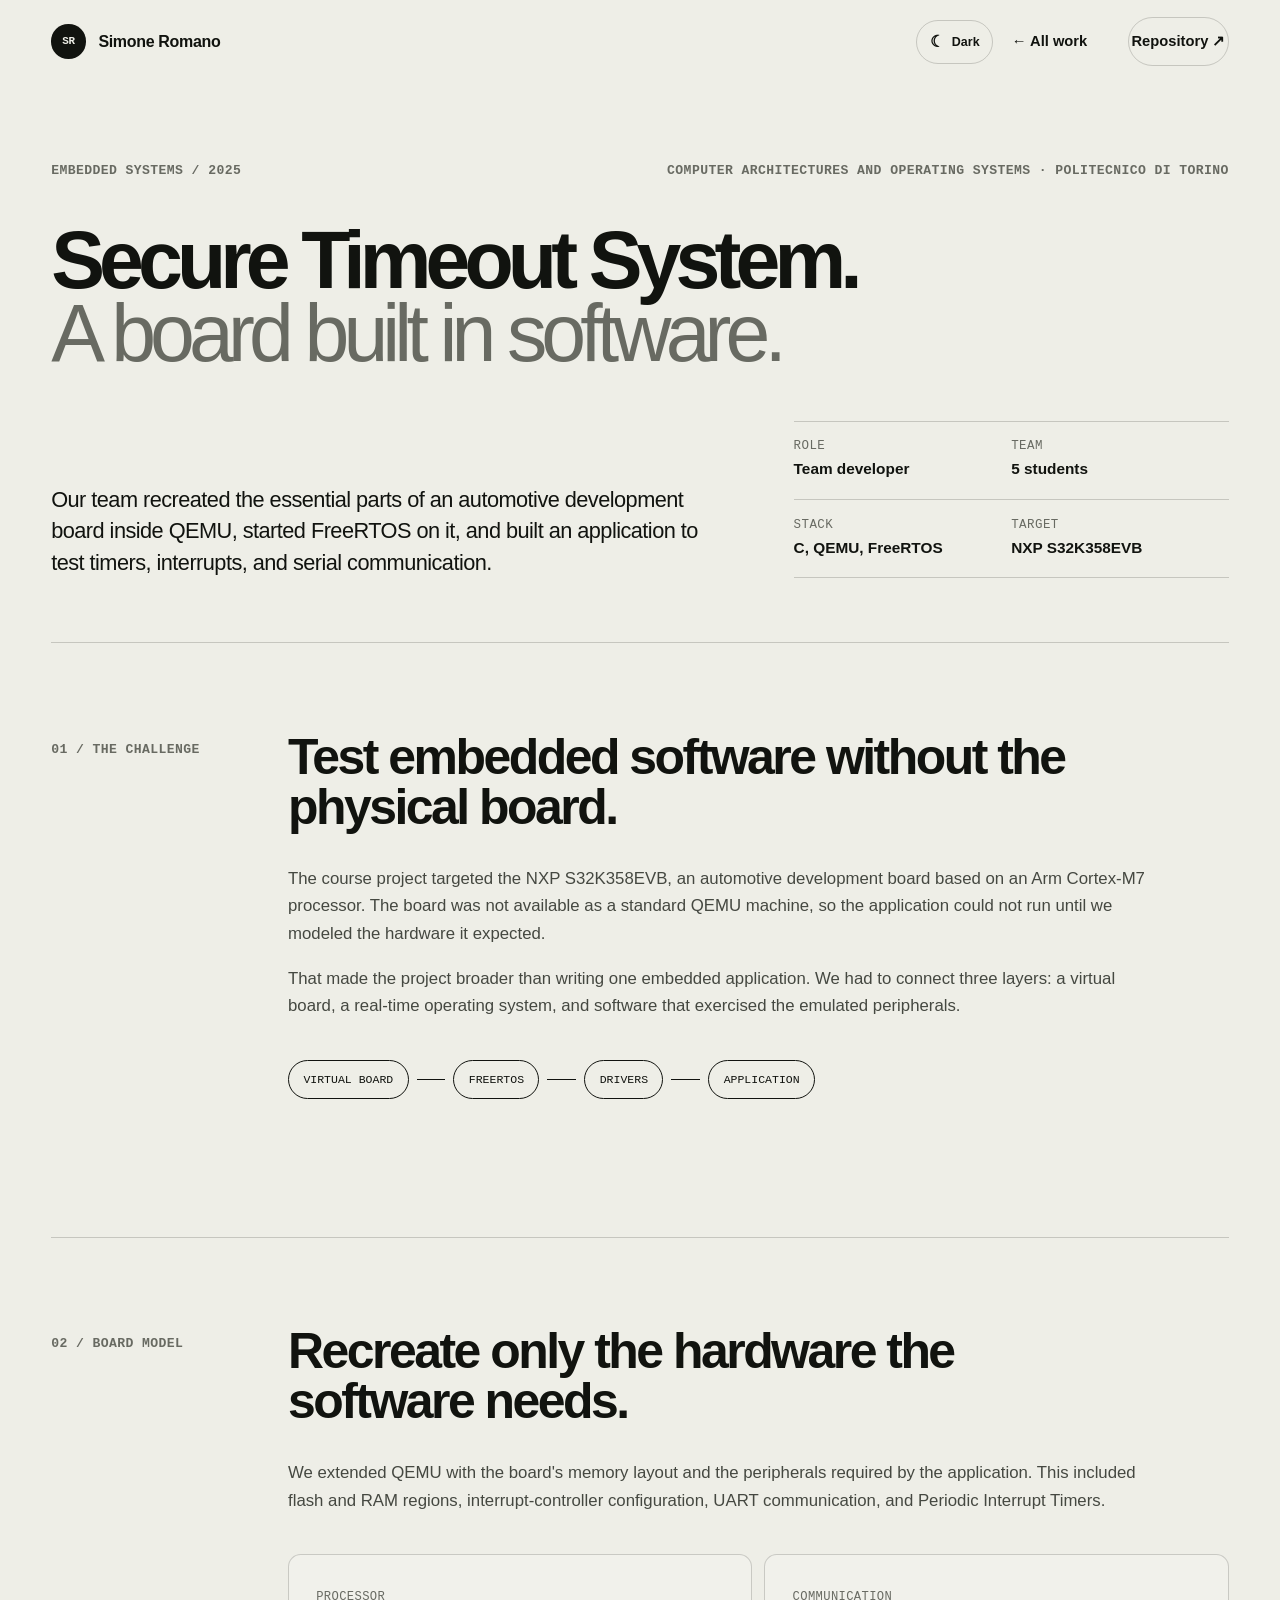
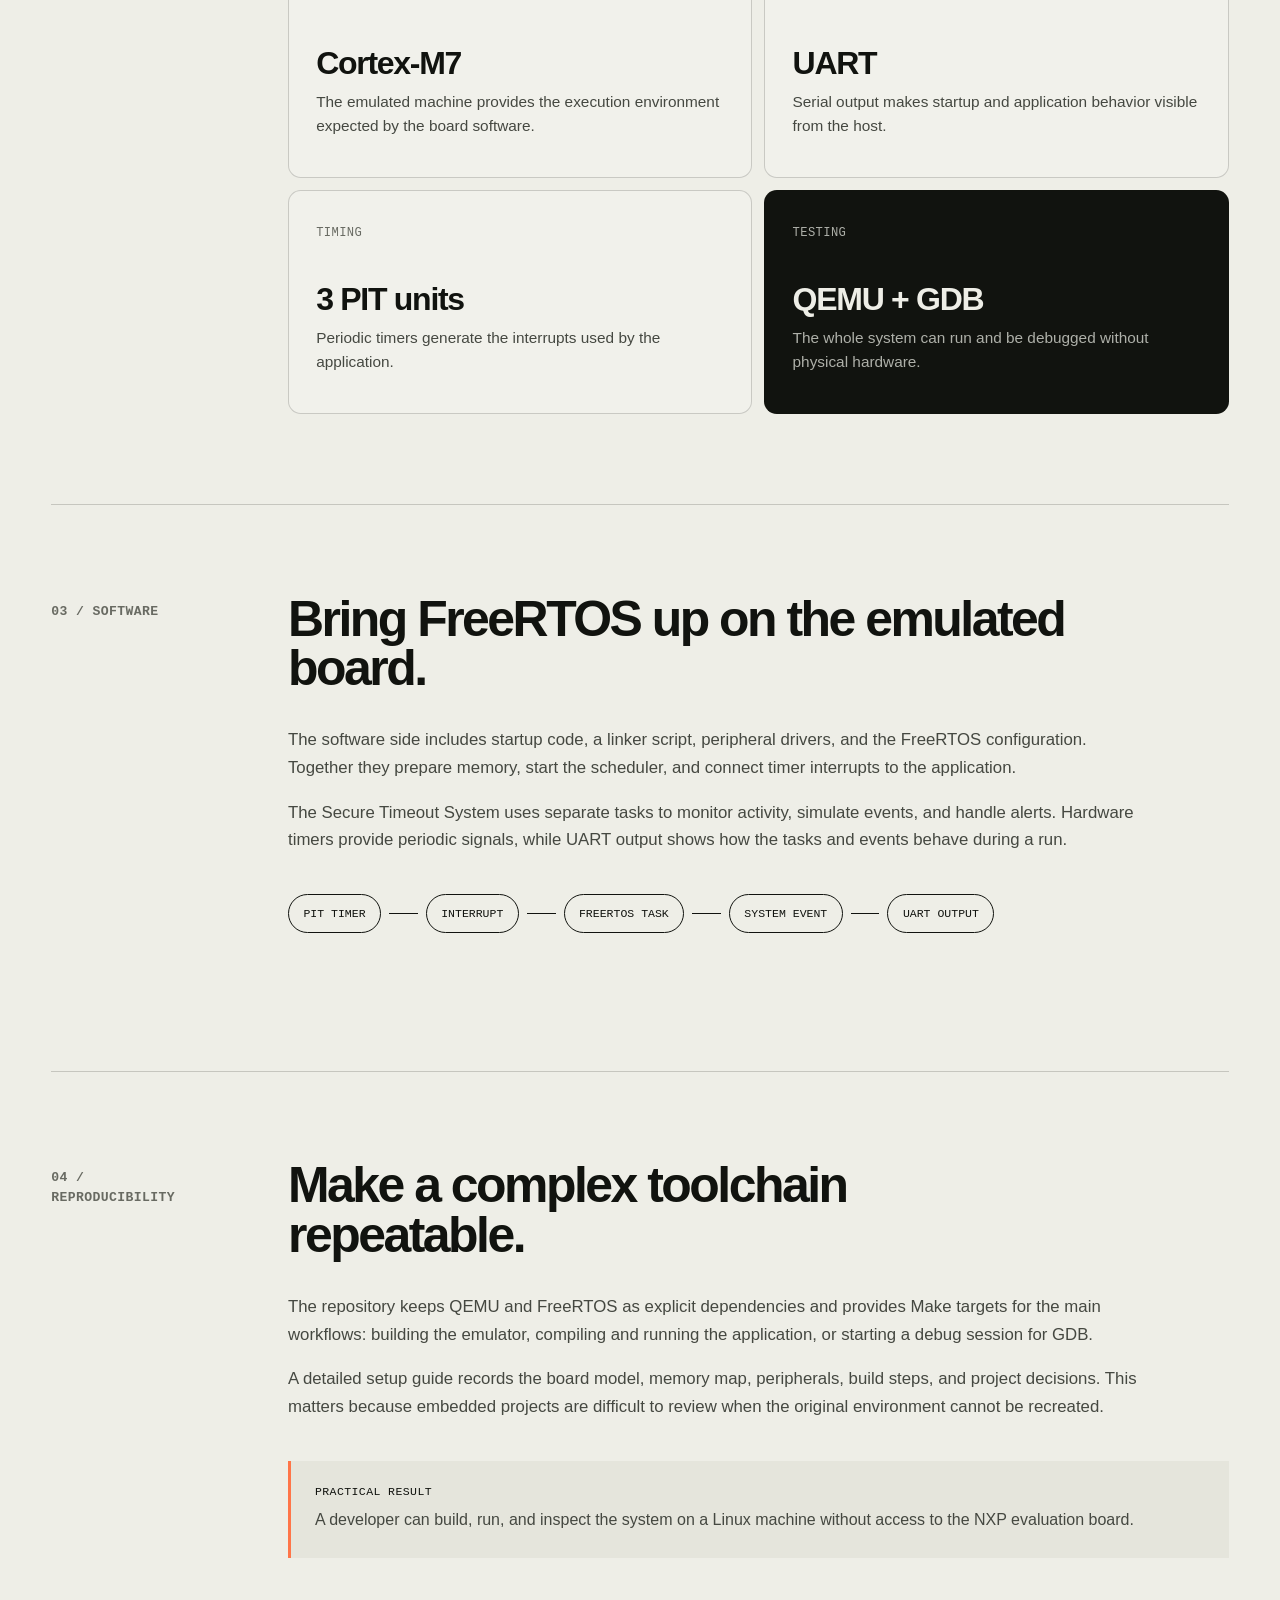
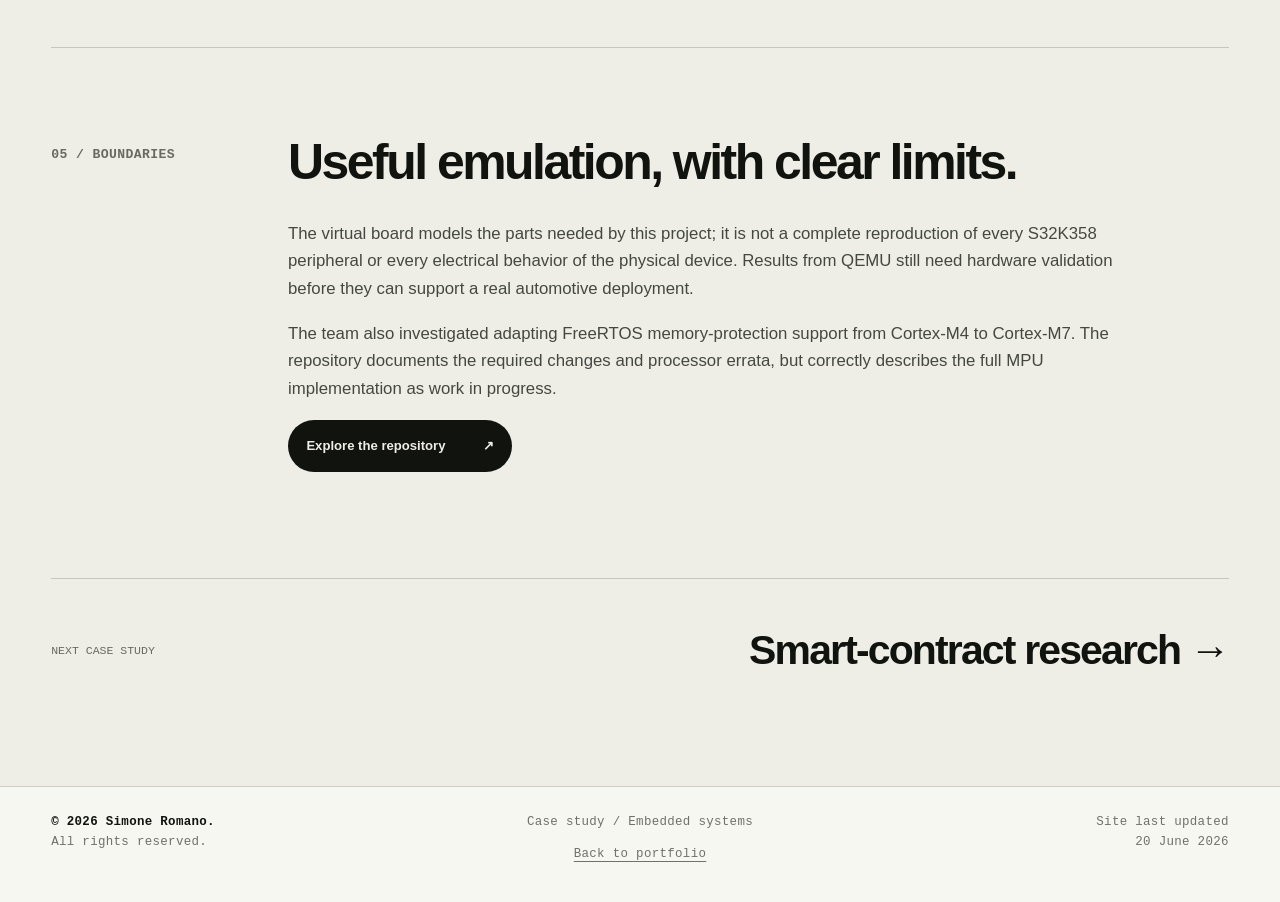
<file: case-studies/secure-timeout-system.html>
<!doctype html>
<html lang="en">
<head>
  <meta charset="utf-8">
  <meta name="viewport" content="width=device-width, initial-scale=1">
  <meta name="description" content="A team project that emulates an NXP S32K358 evaluation board in QEMU, runs FreeRTOS, and tests timers, interrupts, and UART communication.">
  <meta name="theme-color" content="#eeeee7">
  <title>Secure Timeout System — Simone Romano</title>
  <script>document.documentElement.classList.add('js');try{const theme=localStorage.getItem('theme');if(theme==='dark'||(!theme&&matchMedia('(prefers-color-scheme: dark)').matches))document.documentElement.dataset.theme='dark'}catch(_){if(matchMedia('(prefers-color-scheme: dark)').matches)document.documentElement.dataset.theme='dark'}</script>
  <link rel="icon" href="../favicon.svg" type="image/svg+xml">
  <link rel="stylesheet" href="../styles.css">
  <script src="../script.js" defer></script>
</head>
<body class="case-body">
  <a class="skip-link" href="#main">Skip to content</a>
  <header class="site-header case-header">
    <a class="wordmark" href="../index.html" aria-label="Back to Simone Romano's portfolio"><span class="wordmark-mark" aria-hidden="true">SR</span><span>Simone Romano</span></a>
    <button class="theme-toggle" type="button" data-theme-toggle aria-label="Switch color theme"><span class="theme-toggle-icon" aria-hidden="true"></span><span class="theme-toggle-label"></span></button>
    <button class="nav-toggle" type="button" aria-expanded="false" aria-controls="case-nav" data-nav-toggle><span></span><span></span><span class="sr-only">Toggle navigation</span></button>
    <nav id="case-nav" class="site-nav" data-nav><a href="../index.html#work">← All work</a><a class="nav-external" href="https://github.com/sroman0/SECURE-TIMEOUT-SYSTEM-NXPS32K3X8EVB" target="_blank" rel="noreferrer">Repository <span aria-hidden="true">↗</span></a></nav>
  </header>

  <main id="main" class="case-main">
    <section class="case-hero">
      <div class="case-kicker"><span>Embedded systems / 2025</span><span>Computer Architectures and Operating Systems · Politecnico di Torino</span></div>
      <h1>Secure Timeout System.<br><em>A board built in software.</em></h1>
      <div class="case-summary">
        <p>Our team recreated the essential parts of an automotive development board inside QEMU, started FreeRTOS on it, and built an application to test timers, interrupts, and serial communication.</p>
        <div class="case-facts">
          <div><span>Role</span><strong>Team developer</strong></div>
          <div><span>Team</span><strong>5 students</strong></div>
          <div><span>Stack</span><strong>C, QEMU, FreeRTOS</strong></div>
          <div><span>Target</span><strong>NXP S32K358EVB</strong></div>
        </div>
      </div>
    </section>

    <div class="case-content">
      <section class="case-section reveal">
        <div class="case-section-label">01 / The challenge</div>
        <div class="case-prose">
          <h2>Test embedded software without the physical board.</h2>
          <p>The course project targeted the NXP S32K358EVB, an automotive development board based on an Arm Cortex-M7 processor. The board was not available as a standard QEMU machine, so the application could not run until we modeled the hardware it expected.</p>
          <p>That made the project broader than writing one embedded application. We had to connect three layers: a virtual board, a real-time operating system, and software that exercised the emulated peripherals.</p>
          <div class="flow-diagram" aria-label="Project layers"><span>Virtual board</span><i></i><span>FreeRTOS</span><i></i><span>Drivers</span><i></i><span>Application</span></div>
        </div>
      </section>

      <section class="case-section reveal">
        <div class="case-section-label">02 / Board model</div>
        <div class="case-prose">
          <h2>Recreate only the hardware the software needs.</h2>
          <p>We extended QEMU with the board's memory layout and the peripherals required by the application. This included flash and RAM regions, interrupt-controller configuration, UART communication, and Periodic Interrupt Timers.</p>
          <div class="outcome-grid">
            <article class="outcome-card"><span>Processor</span><strong>Cortex-M7</strong><p>The emulated machine provides the execution environment expected by the board software.</p></article>
            <article class="outcome-card"><span>Communication</span><strong>UART</strong><p>Serial output makes startup and application behavior visible from the host.</p></article>
            <article class="outcome-card"><span>Timing</span><strong>3 PIT units</strong><p>Periodic timers generate the interrupts used by the application.</p></article>
            <article class="outcome-card accent"><span>Testing</span><strong>QEMU + GDB</strong><p>The whole system can run and be debugged without physical hardware.</p></article>
          </div>
        </div>
      </section>

      <section class="case-section reveal">
        <div class="case-section-label">03 / Software</div>
        <div class="case-prose">
          <h2>Bring FreeRTOS up on the emulated board.</h2>
          <p>The software side includes startup code, a linker script, peripheral drivers, and the FreeRTOS configuration. Together they prepare memory, start the scheduler, and connect timer interrupts to the application.</p>
          <p>The Secure Timeout System uses separate tasks to monitor activity, simulate events, and handle alerts. Hardware timers provide periodic signals, while UART output shows how the tasks and events behave during a run.</p>
          <div class="flow-diagram" aria-label="Runtime flow"><span>PIT timer</span><i></i><span>Interrupt</span><i></i><span>FreeRTOS task</span><i></i><span>System event</span><i></i><span>UART output</span></div>
        </div>
      </section>

      <section class="case-section reveal">
        <div class="case-section-label">04 / Reproducibility</div>
        <div class="case-prose">
          <h2>Make a complex toolchain repeatable.</h2>
          <p>The repository keeps QEMU and FreeRTOS as explicit dependencies and provides Make targets for the main workflows: building the emulator, compiling and running the application, or starting a debug session for GDB.</p>
          <p>A detailed setup guide records the board model, memory map, peripherals, build steps, and project decisions. This matters because embedded projects are difficult to review when the original environment cannot be recreated.</p>
          <div class="callout"><strong>Practical result</strong><p>A developer can build, run, and inspect the system on a Linux machine without access to the NXP evaluation board.</p></div>
        </div>
      </section>

      <section class="case-section reveal">
        <div class="case-section-label">05 / Boundaries</div>
        <div class="case-prose">
          <h2>Useful emulation, with clear limits.</h2>
          <p>The virtual board models the parts needed by this project; it is not a complete reproduction of every S32K358 peripheral or every electrical behavior of the physical device. Results from QEMU still need hardware validation before they can support a real automotive deployment.</p>
          <p>The team also investigated adapting FreeRTOS memory-protection support from Cortex-M4 to Cortex-M7. The repository documents the required changes and processor errata, but correctly describes the full MPU implementation as work in progress.</p>
          <p><a class="button button-primary" href="https://github.com/sroman0/SECURE-TIMEOUT-SYSTEM-NXPS32K3X8EVB" target="_blank" rel="noreferrer">Explore the repository <span aria-hidden="true">↗</span></a></p>
        </div>
      </section>

      <a class="case-next" href="smart-contract-gas-costs.html"><span>Next case study</span><strong>Smart-contract research →</strong></a>
    </div>
  </main>
  <footer class="portfolio-footer"><div><strong>© <span data-year></span> Simone Romano.</strong><span>All rights reserved.</span></div><div><span>Case study / Embedded systems</span><a href="../index.html">Back to portfolio</a></div><div><span>Site last updated</span><time datetime="2026-06-20">20 June 2026</time></div></footer>
</body>
</html>
</file>
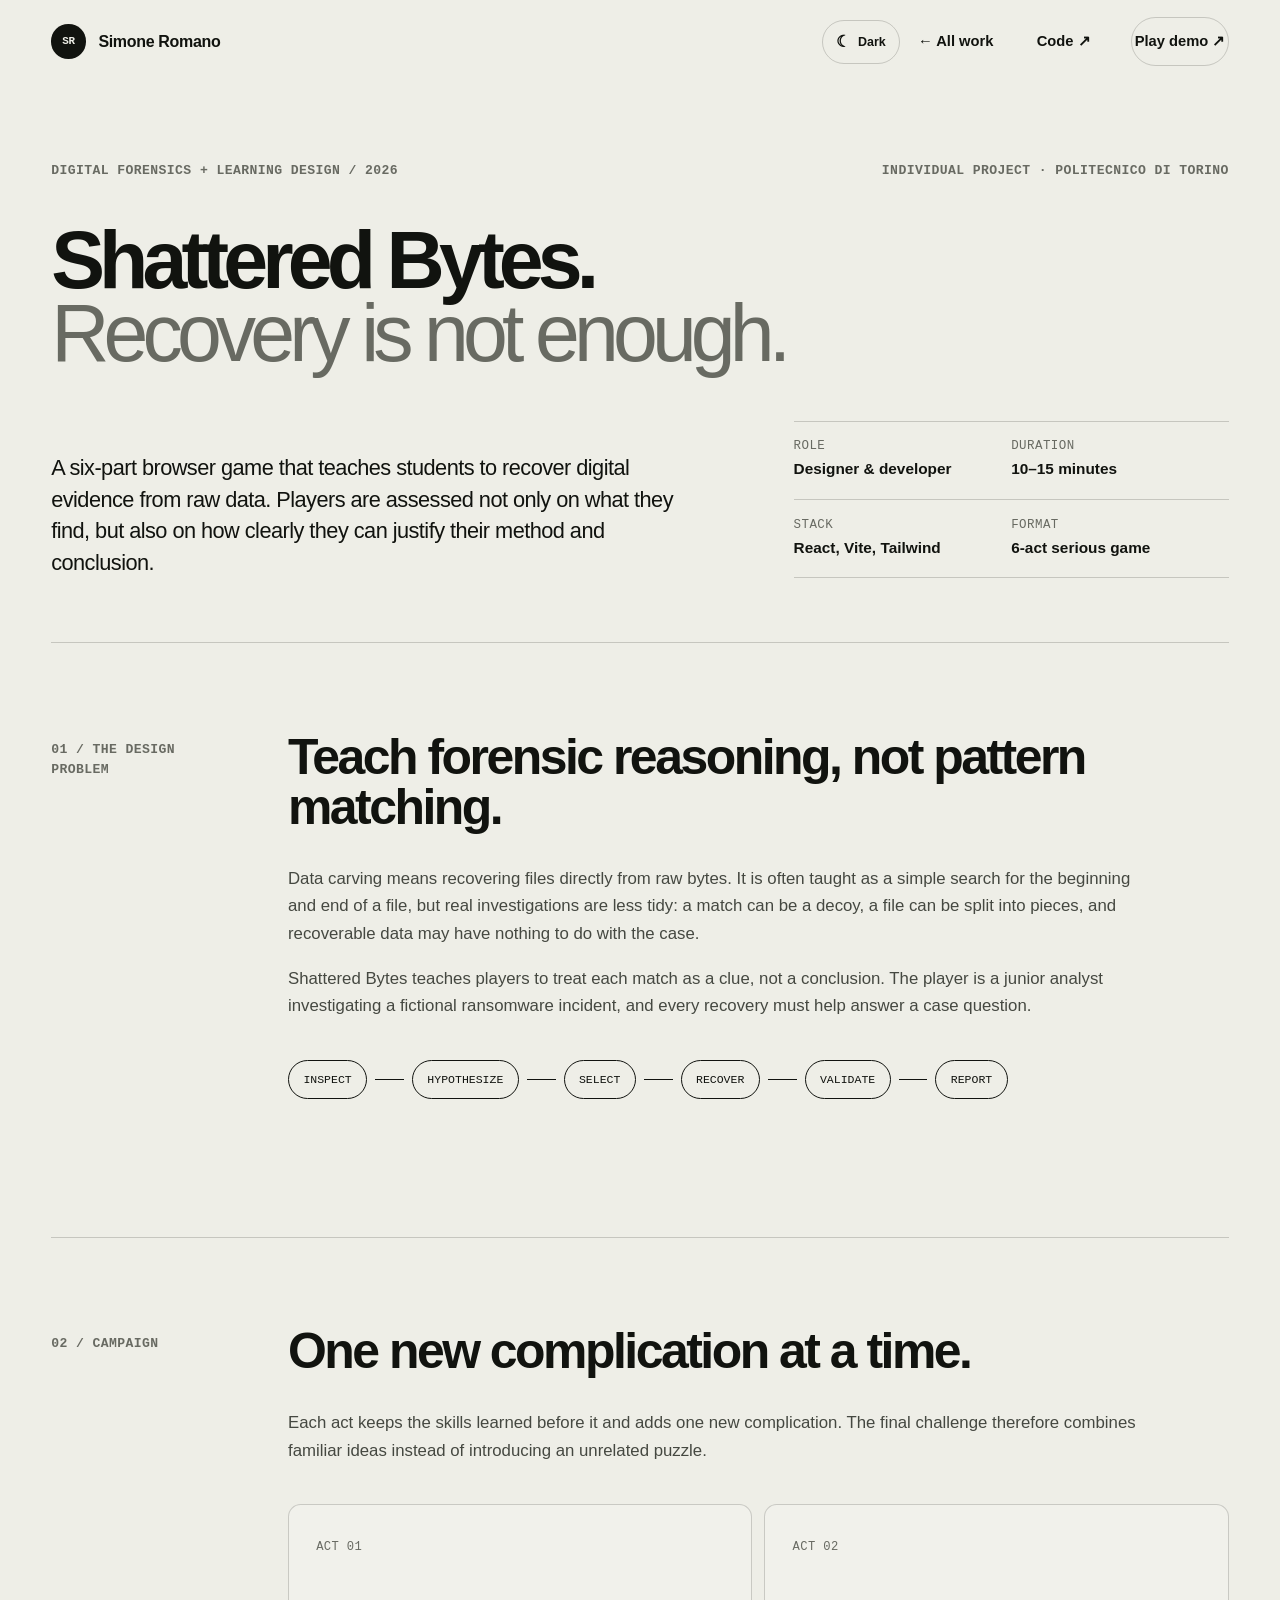
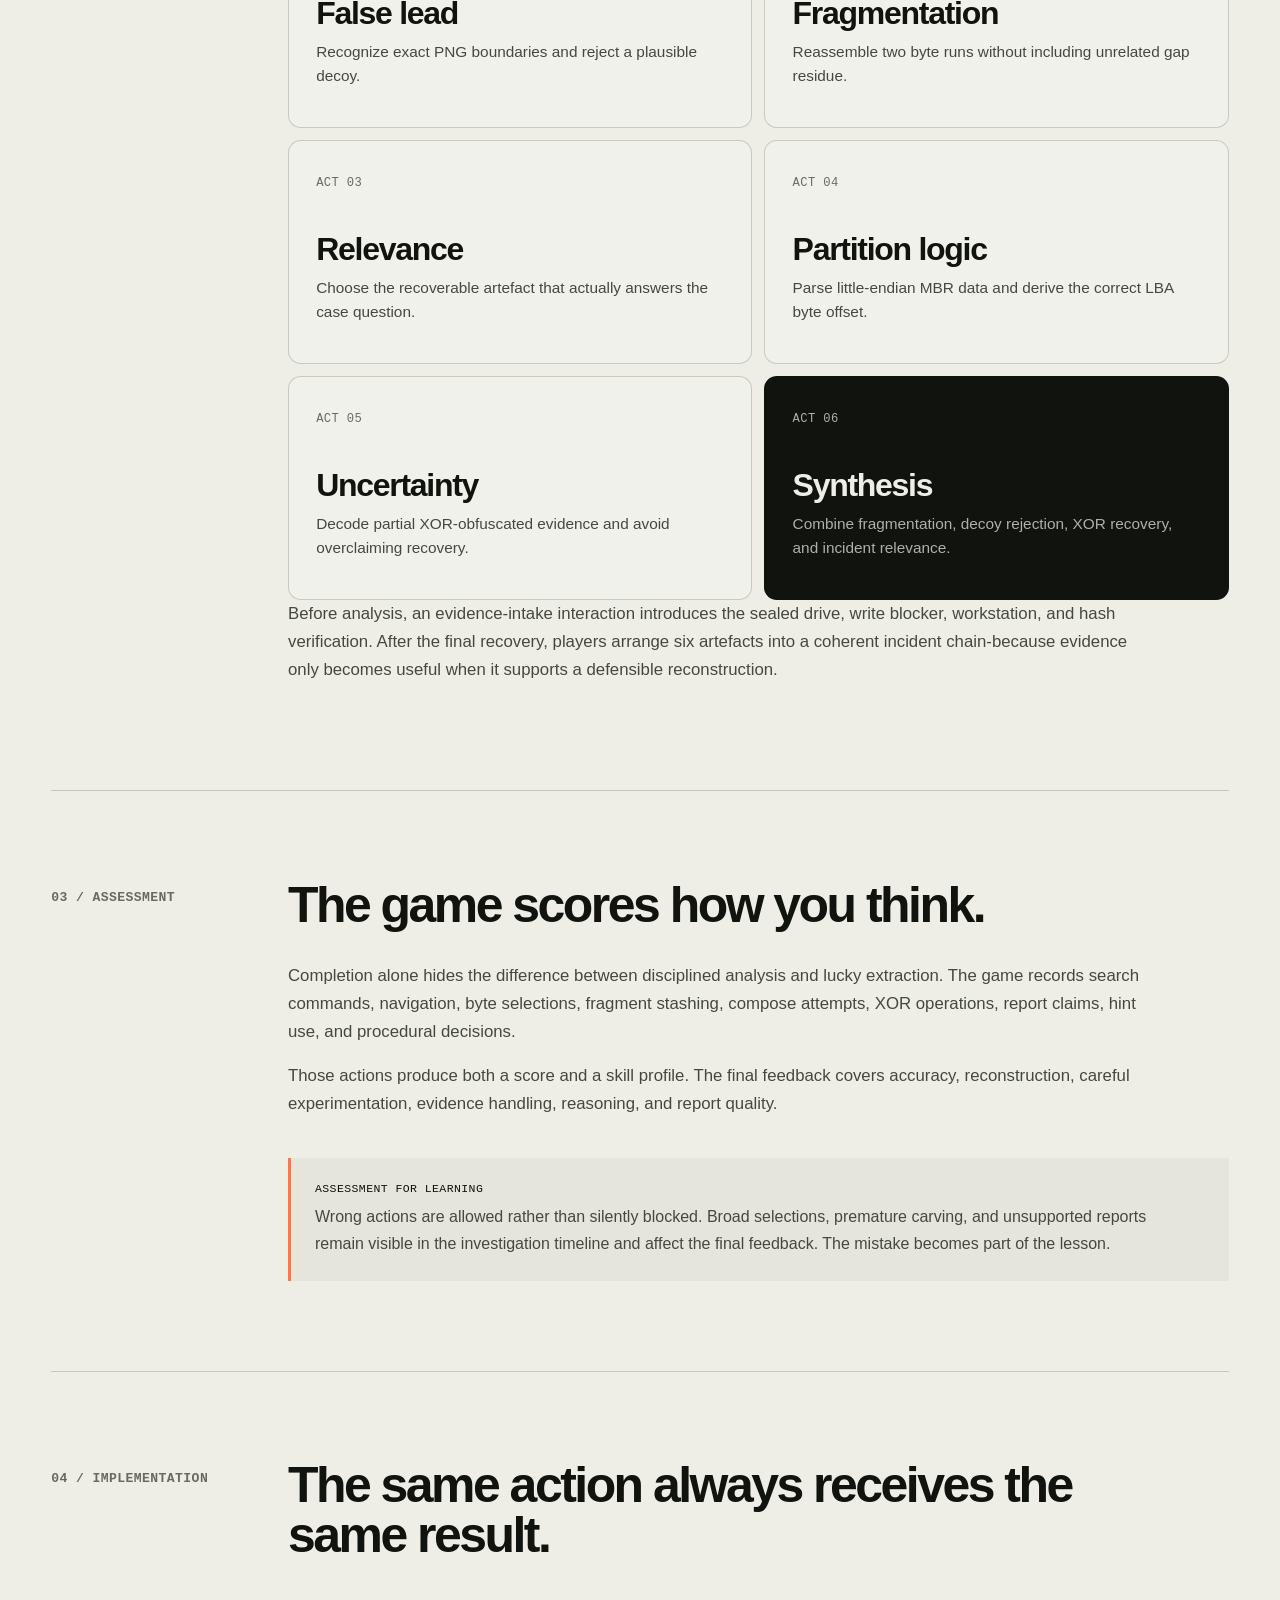
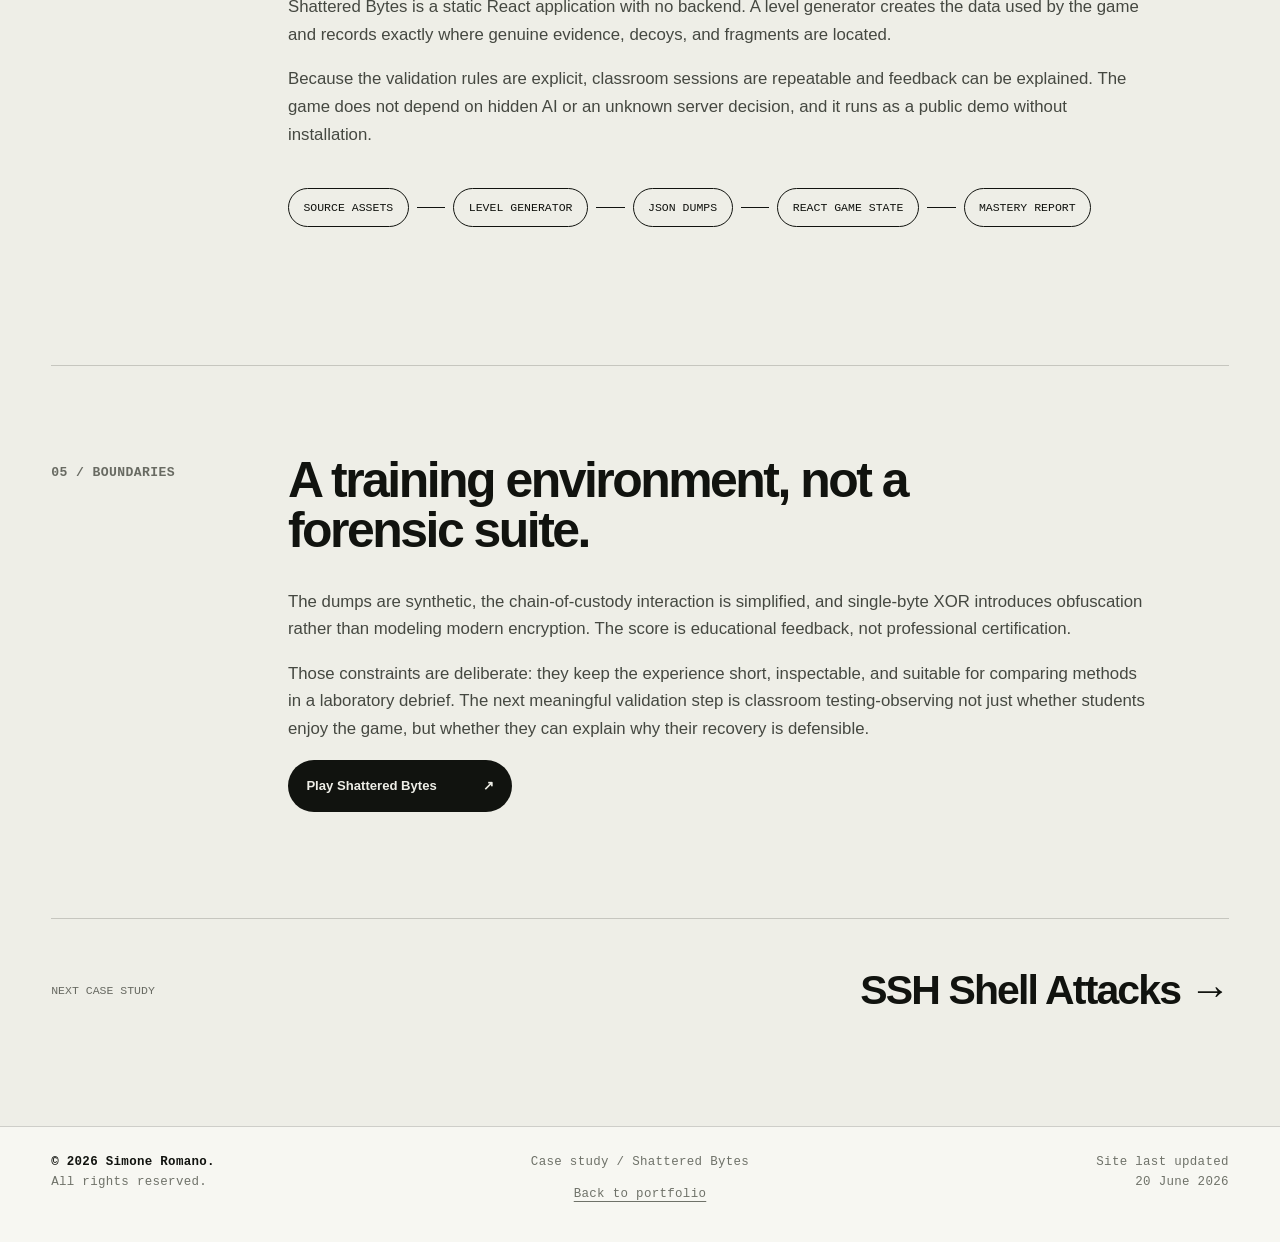
<file: case-studies/shattered-bytes.html>
<!doctype html>
<html lang="en">
<head>
  <meta charset="utf-8">
  <meta name="viewport" content="width=device-width, initial-scale=1">
  <meta name="description" content="Shattered Bytes is a process-oriented serious game for learning manual data carving and defensible digital-forensics reasoning.">
  <meta name="theme-color" content="#eeeee7">
  <title>Shattered Bytes - Simone Romano</title>
  <script>document.documentElement.classList.add('js');try{const theme=localStorage.getItem('theme');if(theme==='dark'||(!theme&&matchMedia('(prefers-color-scheme: dark)').matches))document.documentElement.dataset.theme='dark'}catch(_){if(matchMedia('(prefers-color-scheme: dark)').matches)document.documentElement.dataset.theme='dark'}</script>
  <link rel="icon" href="../favicon.svg" type="image/svg+xml">
  <link rel="stylesheet" href="../styles.css">
  <script src="../script.js" defer></script>
</head>
<body class="case-body">
  <a class="skip-link" href="#main">Skip to content</a>
  <header class="site-header case-header">
    <a class="wordmark" href="../index.html" aria-label="Back to Simone Romano's portfolio"><span class="wordmark-mark" aria-hidden="true">SR</span><span>Simone Romano</span></a>
    <button class="theme-toggle" type="button" data-theme-toggle aria-label="Switch color theme"><span class="theme-toggle-icon" aria-hidden="true"></span><span class="theme-toggle-label"></span></button>
    <button class="nav-toggle" type="button" aria-expanded="false" aria-controls="case-nav" data-nav-toggle><span></span><span></span><span class="sr-only">Toggle navigation</span></button>
    <nav id="case-nav" class="site-nav" data-nav><a href="../index.html#work">← All work</a><a href="https://github.com/sroman0/shattered-bytes" target="_blank" rel="noreferrer">Code ↗</a><a class="nav-external" href="https://sroman0.github.io/shattered-bytes/" target="_blank" rel="noreferrer">Play demo <span aria-hidden="true">↗</span></a></nav>
  </header>

  <main id="main" class="case-main">
    <section class="case-hero">
      <div class="case-kicker"><span>Digital forensics + learning design / 2026</span><span>Individual project · Politecnico di Torino</span></div>
      <h1>Shattered Bytes.<br><em>Recovery is not enough.</em></h1>
      <div class="case-summary">
        <p>A six-part browser game that teaches students to recover digital evidence from raw data. Players are assessed not only on what they find, but also on how clearly they can justify their method and conclusion.</p>
        <div class="case-facts">
          <div><span>Role</span><strong>Designer &amp; developer</strong></div>
          <div><span>Duration</span><strong>10–15 minutes</strong></div>
          <div><span>Stack</span><strong>React, Vite, Tailwind</strong></div>
          <div><span>Format</span><strong>6-act serious game</strong></div>
        </div>
      </div>
    </section>

    <div class="case-content">
      <section class="case-section reveal">
        <div class="case-section-label">01 / The design problem</div>
        <div class="case-prose">
          <h2>Teach forensic reasoning, not pattern matching.</h2>
          <p>Data carving means recovering files directly from raw bytes. It is often taught as a simple search for the beginning and end of a file, but real investigations are less tidy: a match can be a decoy, a file can be split into pieces, and recoverable data may have nothing to do with the case.</p>
          <p>Shattered Bytes teaches players to treat each match as a clue, not a conclusion. The player is a junior analyst investigating a fictional ransomware incident, and every recovery must help answer a case question.</p>
          <div class="flow-diagram" aria-label="Core forensic workflow"><span>Inspect</span><i></i><span>Hypothesize</span><i></i><span>Select</span><i></i><span>Recover</span><i></i><span>Validate</span><i></i><span>Report</span></div>
        </div>
      </section>

      <section class="case-section reveal">
        <div class="case-section-label">02 / Campaign</div>
        <div class="case-prose">
          <h2>One new complication at a time.</h2>
          <p>Each act keeps the skills learned before it and adds one new complication. The final challenge therefore combines familiar ideas instead of introducing an unrelated puzzle.</p>
          <div class="outcome-grid">
            <article class="outcome-card"><span>Act 01</span><strong>False lead</strong><p>Recognize exact PNG boundaries and reject a plausible decoy.</p></article>
            <article class="outcome-card"><span>Act 02</span><strong>Fragmentation</strong><p>Reassemble two byte runs without including unrelated gap residue.</p></article>
            <article class="outcome-card"><span>Act 03</span><strong>Relevance</strong><p>Choose the recoverable artefact that actually answers the case question.</p></article>
            <article class="outcome-card"><span>Act 04</span><strong>Partition logic</strong><p>Parse little-endian MBR data and derive the correct LBA byte offset.</p></article>
            <article class="outcome-card"><span>Act 05</span><strong>Uncertainty</strong><p>Decode partial XOR-obfuscated evidence and avoid overclaiming recovery.</p></article>
            <article class="outcome-card accent"><span>Act 06</span><strong>Synthesis</strong><p>Combine fragmentation, decoy rejection, XOR recovery, and incident relevance.</p></article>
          </div>
          <p>Before analysis, an evidence-intake interaction introduces the sealed drive, write blocker, workstation, and hash verification. After the final recovery, players arrange six artefacts into a coherent incident chain-because evidence only becomes useful when it supports a defensible reconstruction.</p>
        </div>
      </section>

      <section class="case-section reveal">
        <div class="case-section-label">03 / Assessment</div>
        <div class="case-prose">
          <h2>The game scores how you think.</h2>
          <p>Completion alone hides the difference between disciplined analysis and lucky extraction. The game records search commands, navigation, byte selections, fragment stashing, compose attempts, XOR operations, report claims, hint use, and procedural decisions.</p>
          <p>Those actions produce both a score and a skill profile. The final feedback covers accuracy, reconstruction, careful experimentation, evidence handling, reasoning, and report quality.</p>
          <div class="callout"><strong>Assessment for learning</strong><p>Wrong actions are allowed rather than silently blocked. Broad selections, premature carving, and unsupported reports remain visible in the investigation timeline and affect the final feedback. The mistake becomes part of the lesson.</p></div>
        </div>
      </section>

      <section class="case-section reveal">
        <div class="case-section-label">04 / Implementation</div>
        <div class="case-prose">
          <h2>The same action always receives the same result.</h2>
          <p>Shattered Bytes is a static React application with no backend. A level generator creates the data used by the game and records exactly where genuine evidence, decoys, and fragments are located.</p>
          <p>Because the validation rules are explicit, classroom sessions are repeatable and feedback can be explained. The game does not depend on hidden AI or an unknown server decision, and it runs as a public demo without installation.</p>
          <div class="flow-diagram" aria-label="Technical architecture"><span>Source assets</span><i></i><span>Level generator</span><i></i><span>JSON dumps</span><i></i><span>React game state</span><i></i><span>Mastery report</span></div>
        </div>
      </section>

      <section class="case-section reveal">
        <div class="case-section-label">05 / Boundaries</div>
        <div class="case-prose">
          <h2>A training environment, not a forensic suite.</h2>
          <p>The dumps are synthetic, the chain-of-custody interaction is simplified, and single-byte XOR introduces obfuscation rather than modeling modern encryption. The score is educational feedback, not professional certification.</p>
          <p>Those constraints are deliberate: they keep the experience short, inspectable, and suitable for comparing methods in a laboratory debrief. The next meaningful validation step is classroom testing-observing not just whether students enjoy the game, but whether they can explain why their recovery is defensible.</p>
          <p><a class="button button-primary" href="https://sroman0.github.io/shattered-bytes/" target="_blank" rel="noreferrer">Play Shattered Bytes <span aria-hidden="true">↗</span></a></p>
        </div>
      </section>

      <a class="case-next" href="ssh-shell-attacks.html"><span>Next case study</span><strong>SSH Shell Attacks →</strong></a>
    </div>
  </main>
  <footer class="portfolio-footer"><div><strong>© <span data-year></span> Simone Romano.</strong><span>All rights reserved.</span></div><div><span>Case study / Shattered Bytes</span><a href="../index.html">Back to portfolio</a></div><div><span>Site last updated</span><time datetime="2026-06-20">20 June 2026</time></div></footer>
</body>
</html>
</file>
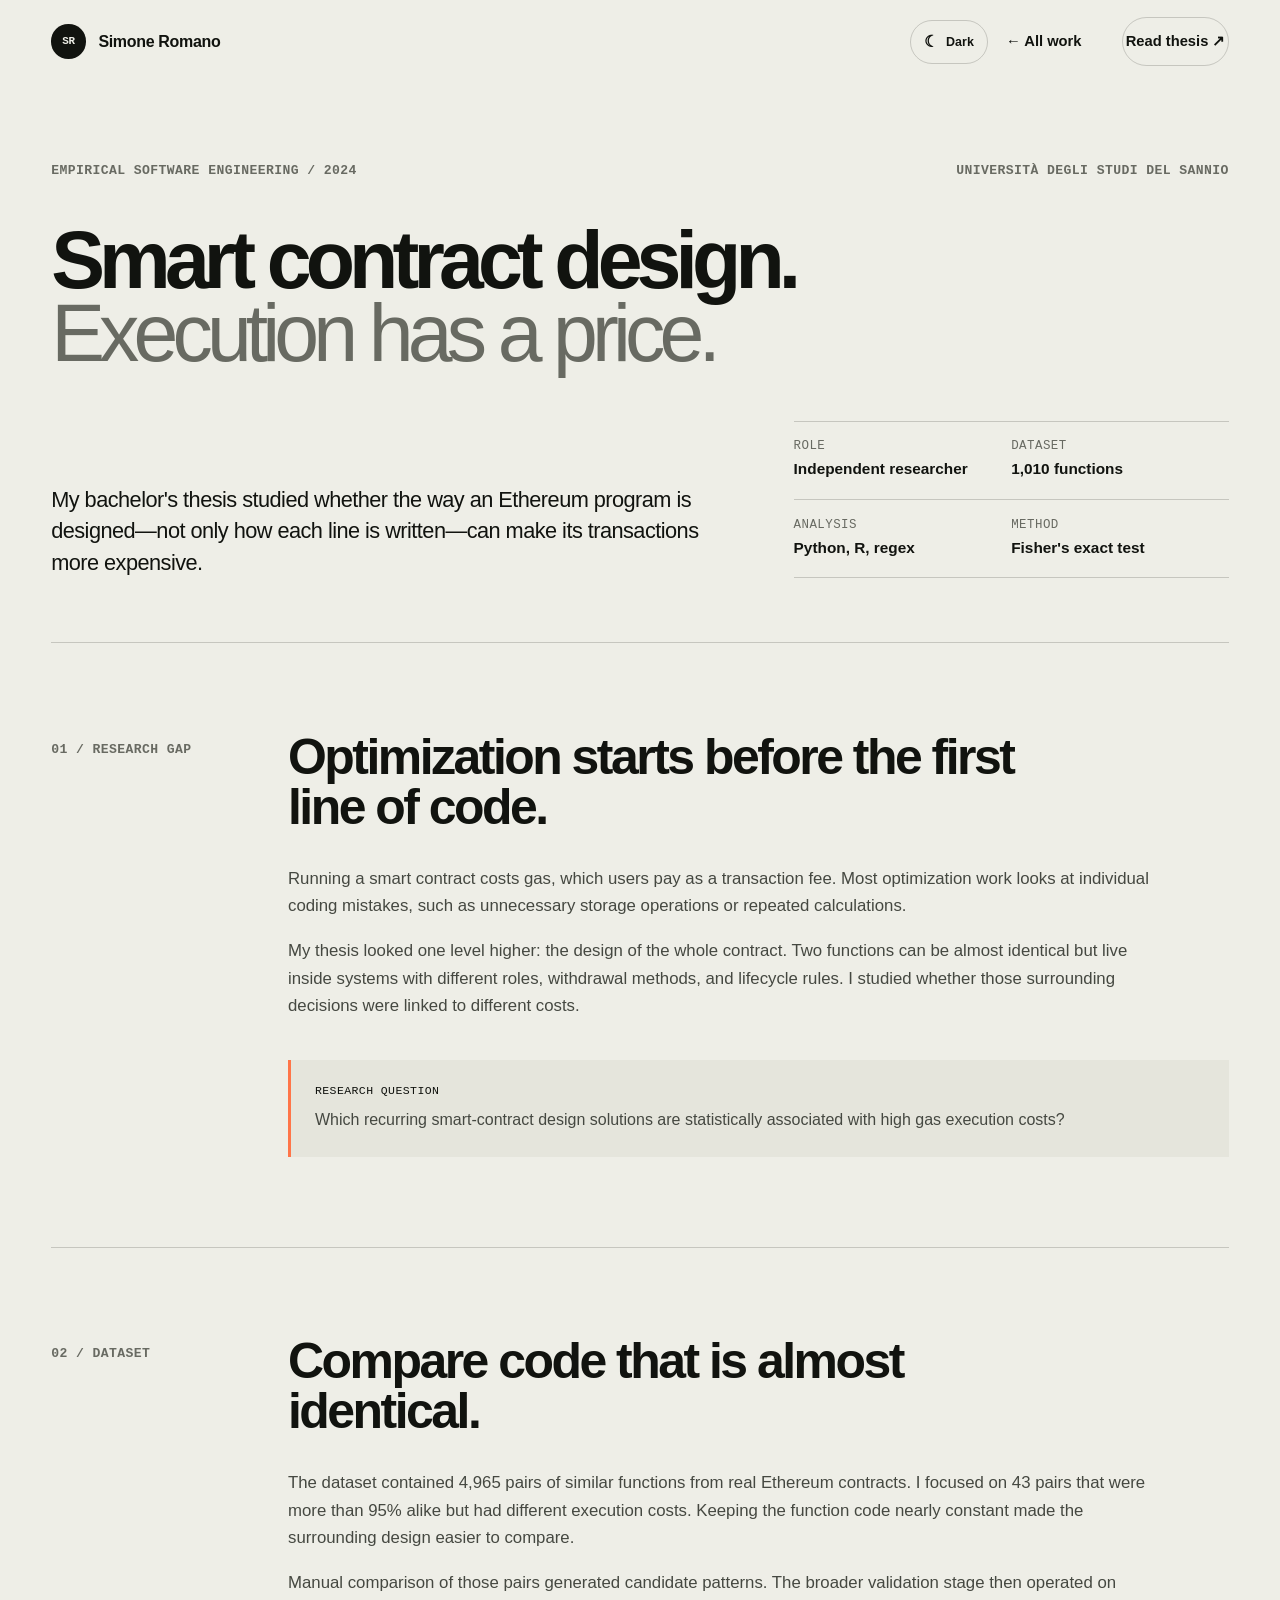
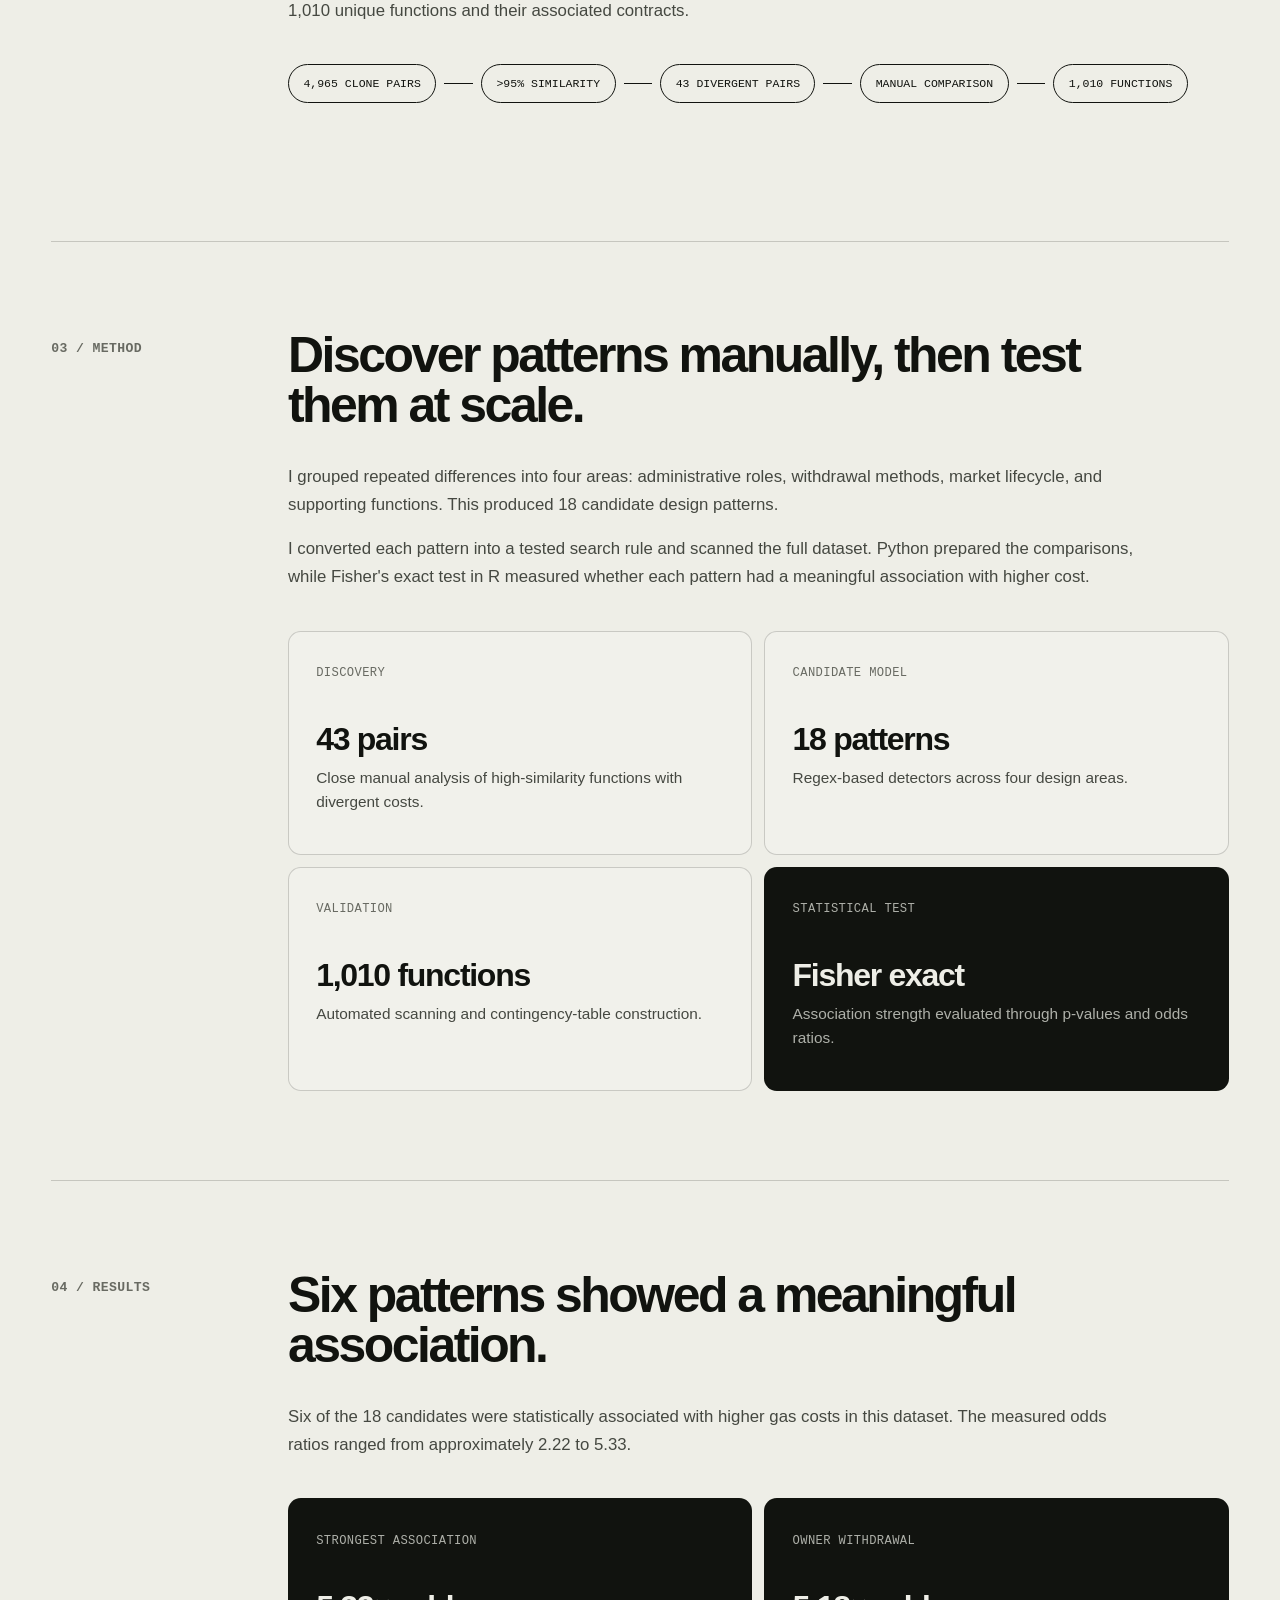
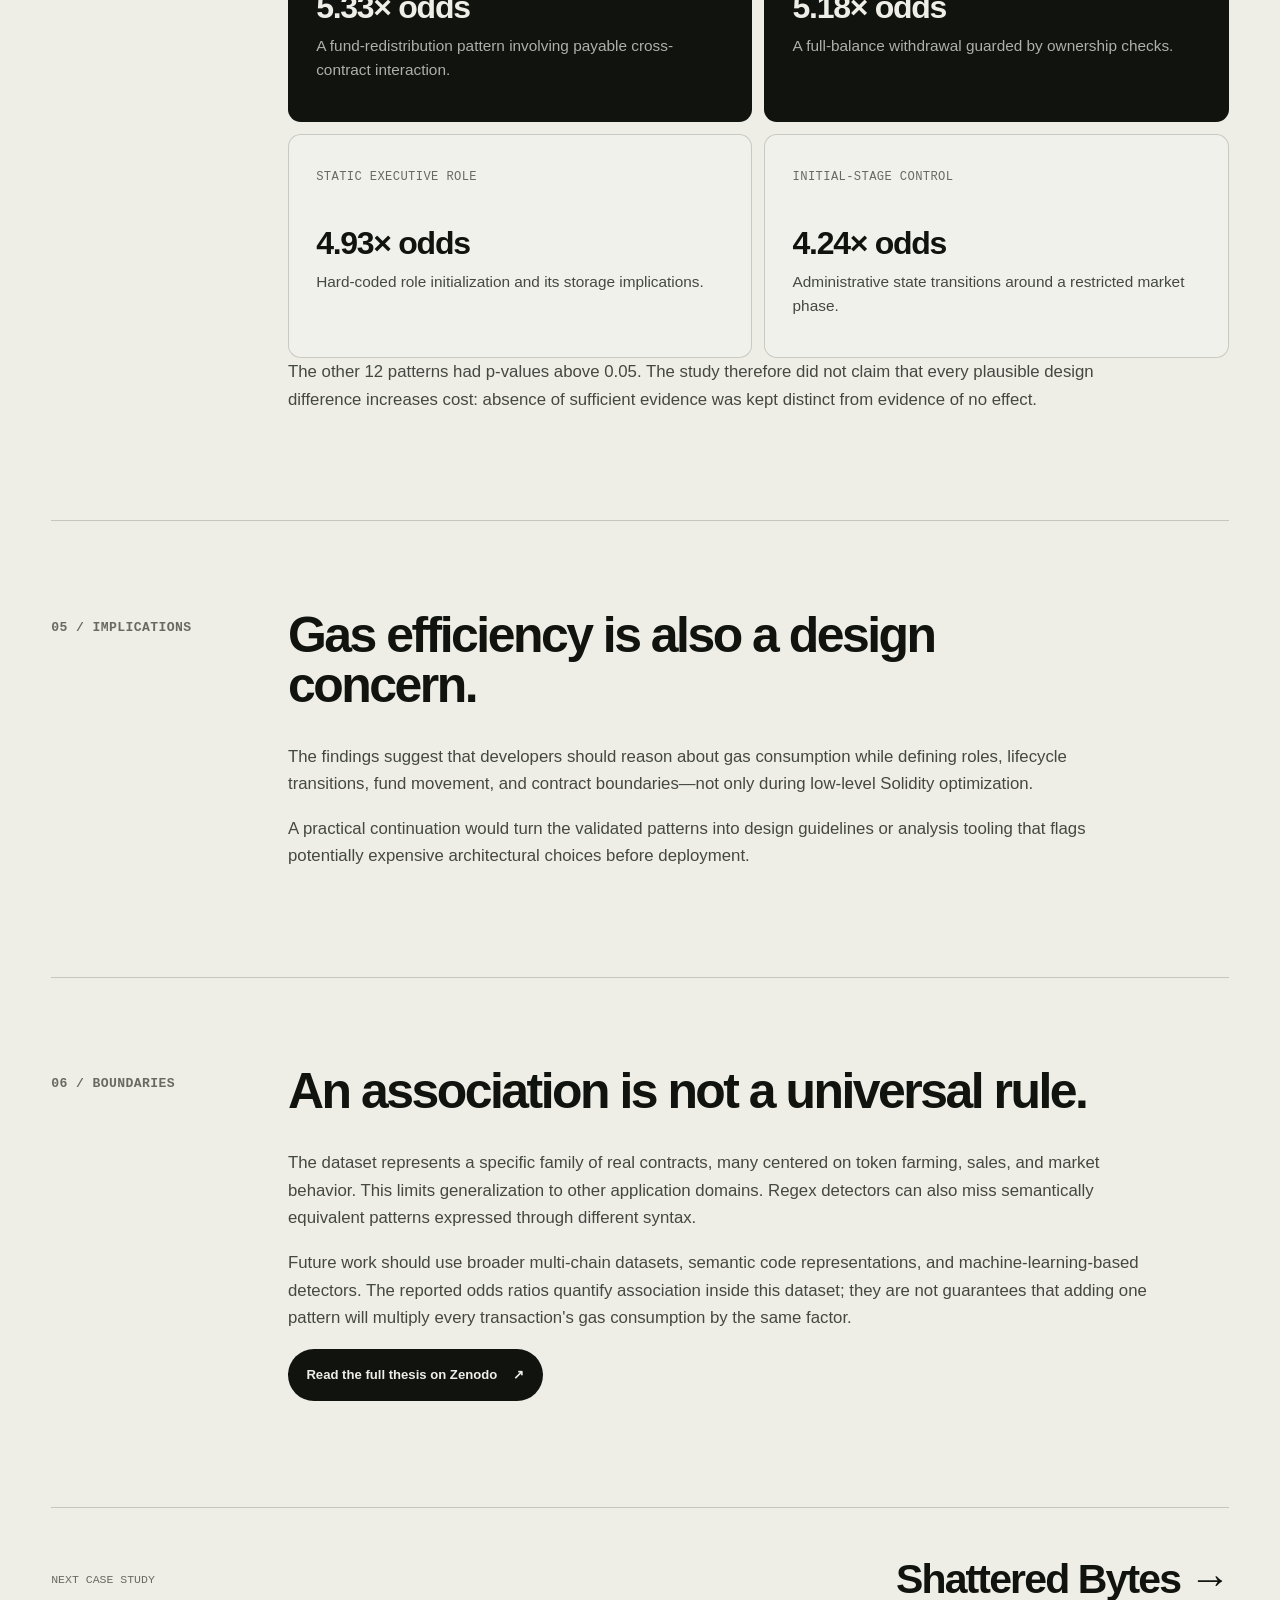
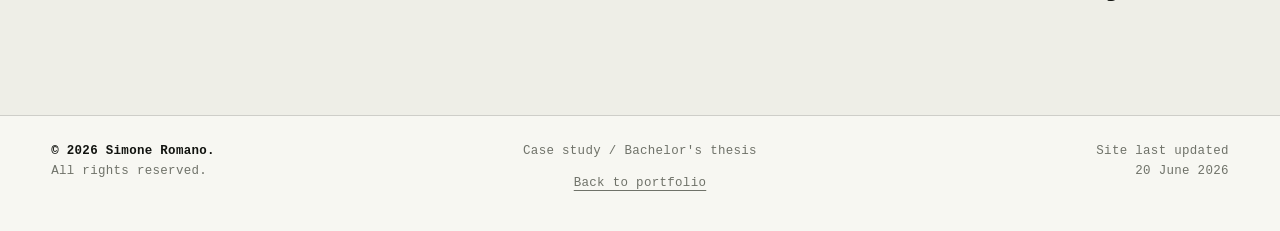
<file: case-studies/smart-contract-gas-costs.html>
<!doctype html>
<html lang="en">
<head>
  <meta charset="utf-8">
  <meta name="viewport" content="width=device-width, initial-scale=1">
  <meta name="description" content="An empirical bachelor's thesis investigating how design decisions in Ethereum smart contracts are associated with higher gas execution costs.">
  <meta name="theme-color" content="#eeeee7">
  <title>Smart Contract Design &amp; Gas Costs — Simone Romano</title>
  <script>document.documentElement.classList.add('js');try{const theme=localStorage.getItem('theme');if(theme==='dark'||(!theme&&matchMedia('(prefers-color-scheme: dark)').matches))document.documentElement.dataset.theme='dark'}catch(_){if(matchMedia('(prefers-color-scheme: dark)').matches)document.documentElement.dataset.theme='dark'}</script>
  <link rel="icon" href="../favicon.svg" type="image/svg+xml">
  <link rel="stylesheet" href="../styles.css">
  <script src="../script.js" defer></script>
</head>
<body class="case-body">
  <a class="skip-link" href="#main">Skip to content</a>
  <header class="site-header case-header">
    <a class="wordmark" href="../index.html" aria-label="Back to Simone Romano's portfolio"><span class="wordmark-mark" aria-hidden="true">SR</span><span>Simone Romano</span></a>
    <button class="theme-toggle" type="button" data-theme-toggle aria-label="Switch color theme"><span class="theme-toggle-icon" aria-hidden="true"></span><span class="theme-toggle-label"></span></button>
    <button class="nav-toggle" type="button" aria-expanded="false" aria-controls="case-nav" data-nav-toggle><span></span><span></span><span class="sr-only">Toggle navigation</span></button>
    <nav id="case-nav" class="site-nav" data-nav><a href="../index.html#work">← All work</a><a class="nav-external" href="https://zenodo.org/records/20776825" target="_blank" rel="noreferrer">Read thesis <span aria-hidden="true">↗</span></a></nav>
  </header>

  <main id="main" class="case-main">
    <section class="case-hero">
      <div class="case-kicker"><span>Empirical software engineering / 2024</span><span>Università degli Studi del Sannio</span></div>
      <h1>Smart contract design.<br><em>Execution has a price.</em></h1>
      <div class="case-summary">
        <p>My bachelor's thesis studied whether the way an Ethereum program is designed—not only how each line is written—can make its transactions more expensive.</p>
        <div class="case-facts">
          <div><span>Role</span><strong>Independent researcher</strong></div>
          <div><span>Dataset</span><strong>1,010 functions</strong></div>
          <div><span>Analysis</span><strong>Python, R, regex</strong></div>
          <div><span>Method</span><strong>Fisher's exact test</strong></div>
        </div>
      </div>
    </section>

    <div class="case-content">
      <section class="case-section reveal">
        <div class="case-section-label">01 / Research gap</div>
        <div class="case-prose">
          <h2>Optimization starts before the first line of code.</h2>
          <p>Running a smart contract costs gas, which users pay as a transaction fee. Most optimization work looks at individual coding mistakes, such as unnecessary storage operations or repeated calculations.</p>
          <p>My thesis looked one level higher: the design of the whole contract. Two functions can be almost identical but live inside systems with different roles, withdrawal methods, and lifecycle rules. I studied whether those surrounding decisions were linked to different costs.</p>
          <div class="callout"><strong>Research question</strong><p>Which recurring smart-contract design solutions are statistically associated with high gas execution costs?</p></div>
        </div>
      </section>

      <section class="case-section reveal">
        <div class="case-section-label">02 / Dataset</div>
        <div class="case-prose">
          <h2>Compare code that is almost identical.</h2>
          <p>The dataset contained 4,965 pairs of similar functions from real Ethereum contracts. I focused on 43 pairs that were more than 95% alike but had different execution costs. Keeping the function code nearly constant made the surrounding design easier to compare.</p>
          <p>Manual comparison of those pairs generated candidate patterns. The broader validation stage then operated on 1,010 unique functions and their associated contracts.</p>
          <div class="flow-diagram" aria-label="Dataset refinement"><span>4,965 clone pairs</span><i></i><span>&gt;95% similarity</span><i></i><span>43 divergent pairs</span><i></i><span>Manual comparison</span><i></i><span>1,010 functions</span></div>
        </div>
      </section>

      <section class="case-section reveal">
        <div class="case-section-label">03 / Method</div>
        <div class="case-prose">
          <h2>Discover patterns manually, then test them at scale.</h2>
          <p>I grouped repeated differences into four areas: administrative roles, withdrawal methods, market lifecycle, and supporting functions. This produced 18 candidate design patterns.</p>
          <p>I converted each pattern into a tested search rule and scanned the full dataset. Python prepared the comparisons, while Fisher's exact test in R measured whether each pattern had a meaningful association with higher cost.</p>
          <div class="outcome-grid">
            <article class="outcome-card"><span>Discovery</span><strong>43 pairs</strong><p>Close manual analysis of high-similarity functions with divergent costs.</p></article>
            <article class="outcome-card"><span>Candidate model</span><strong>18 patterns</strong><p>Regex-based detectors across four design areas.</p></article>
            <article class="outcome-card"><span>Validation</span><strong>1,010 functions</strong><p>Automated scanning and contingency-table construction.</p></article>
            <article class="outcome-card accent"><span>Statistical test</span><strong>Fisher exact</strong><p>Association strength evaluated through p-values and odds ratios.</p></article>
          </div>
        </div>
      </section>

      <section class="case-section reveal">
        <div class="case-section-label">04 / Results</div>
        <div class="case-prose">
          <h2>Six patterns showed a meaningful association.</h2>
          <p>Six of the 18 candidates were statistically associated with higher gas costs in this dataset. The measured odds ratios ranged from approximately 2.22 to 5.33.</p>
          <div class="outcome-grid">
            <article class="outcome-card accent"><span>Strongest association</span><strong>5.33× odds</strong><p>A fund-redistribution pattern involving payable cross-contract interaction.</p></article>
            <article class="outcome-card accent"><span>Owner withdrawal</span><strong>5.18× odds</strong><p>A full-balance withdrawal guarded by ownership checks.</p></article>
            <article class="outcome-card"><span>Static executive role</span><strong>4.93× odds</strong><p>Hard-coded role initialization and its storage implications.</p></article>
            <article class="outcome-card"><span>Initial-stage control</span><strong>4.24× odds</strong><p>Administrative state transitions around a restricted market phase.</p></article>
          </div>
          <p>The other 12 patterns had p-values above 0.05. The study therefore did not claim that every plausible design difference increases cost: absence of sufficient evidence was kept distinct from evidence of no effect.</p>
        </div>
      </section>

      <section class="case-section reveal">
        <div class="case-section-label">05 / Implications</div>
        <div class="case-prose">
          <h2>Gas efficiency is also a design concern.</h2>
          <p>The findings suggest that developers should reason about gas consumption while defining roles, lifecycle transitions, fund movement, and contract boundaries—not only during low-level Solidity optimization.</p>
          <p>A practical continuation would turn the validated patterns into design guidelines or analysis tooling that flags potentially expensive architectural choices before deployment.</p>
        </div>
      </section>

      <section class="case-section reveal">
        <div class="case-section-label">06 / Boundaries</div>
        <div class="case-prose">
          <h2>An association is not a universal rule.</h2>
          <p>The dataset represents a specific family of real contracts, many centered on token farming, sales, and market behavior. This limits generalization to other application domains. Regex detectors can also miss semantically equivalent patterns expressed through different syntax.</p>
          <p>Future work should use broader multi-chain datasets, semantic code representations, and machine-learning-based detectors. The reported odds ratios quantify association inside this dataset; they are not guarantees that adding one pattern will multiply every transaction's gas consumption by the same factor.</p>
          <p><a class="button button-primary" href="https://zenodo.org/records/20776825" target="_blank" rel="noreferrer">Read the full thesis on Zenodo <span aria-hidden="true">↗</span></a></p>
        </div>
      </section>

      <a class="case-next" href="shattered-bytes.html"><span>Next case study</span><strong>Shattered Bytes →</strong></a>
    </div>
  </main>
  <footer class="portfolio-footer"><div><strong>© <span data-year></span> Simone Romano.</strong><span>All rights reserved.</span></div><div><span>Case study / Bachelor's thesis</span><a href="../index.html">Back to portfolio</a></div><div><span>Site last updated</span><time datetime="2026-06-20">20 June 2026</time></div></footer>
</body>
</html>
</file>
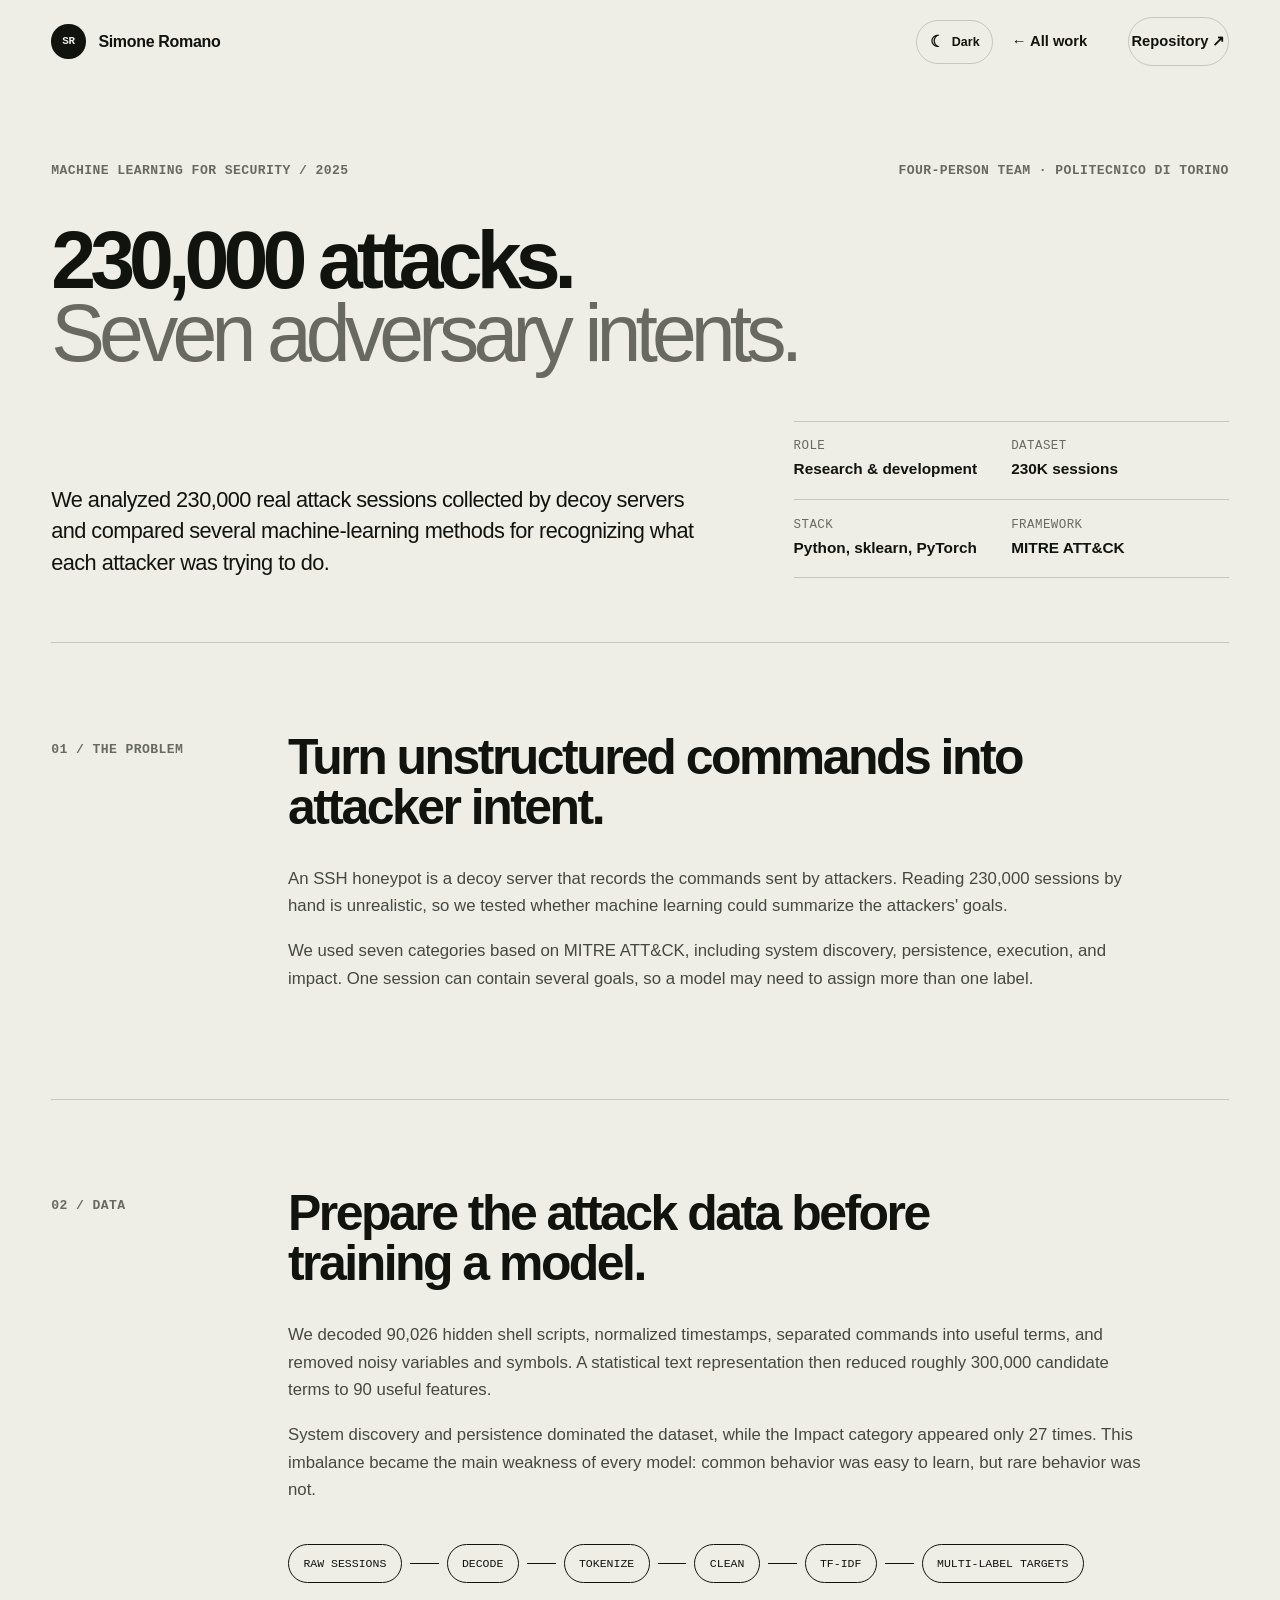
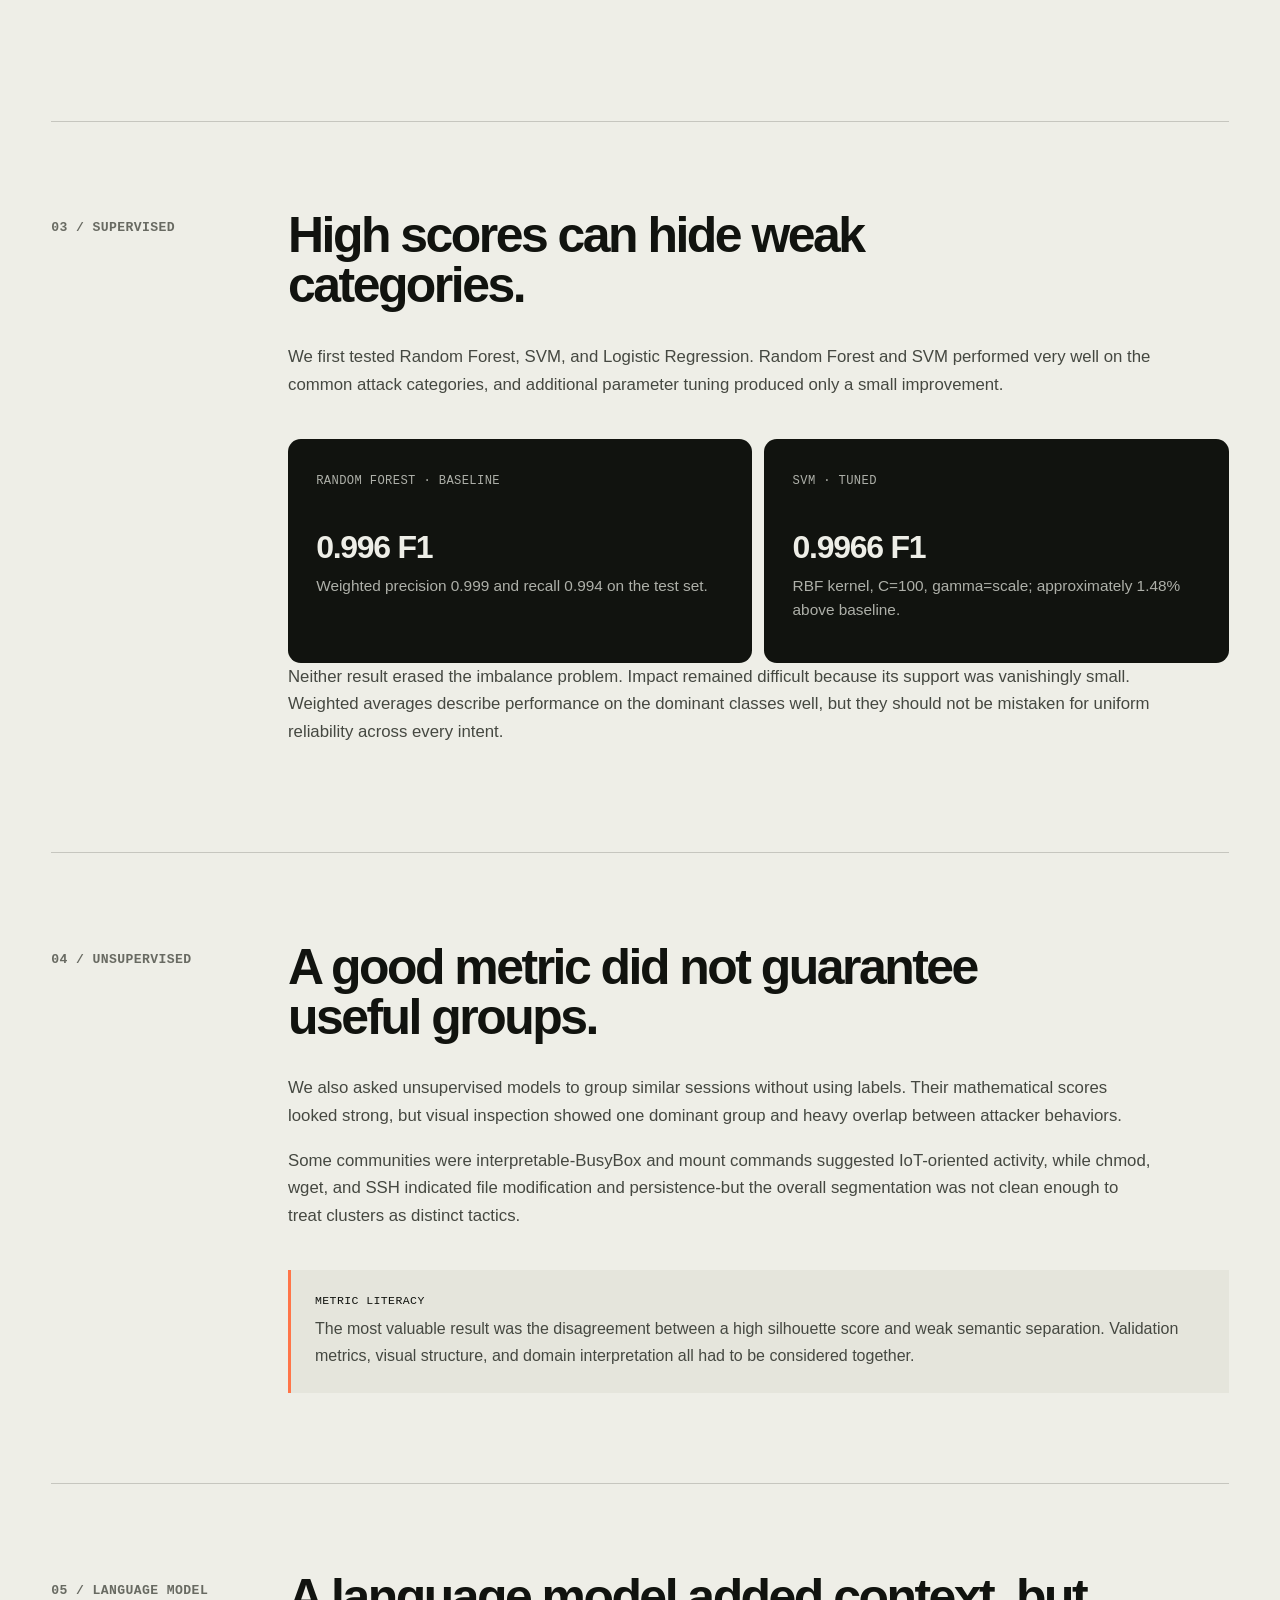
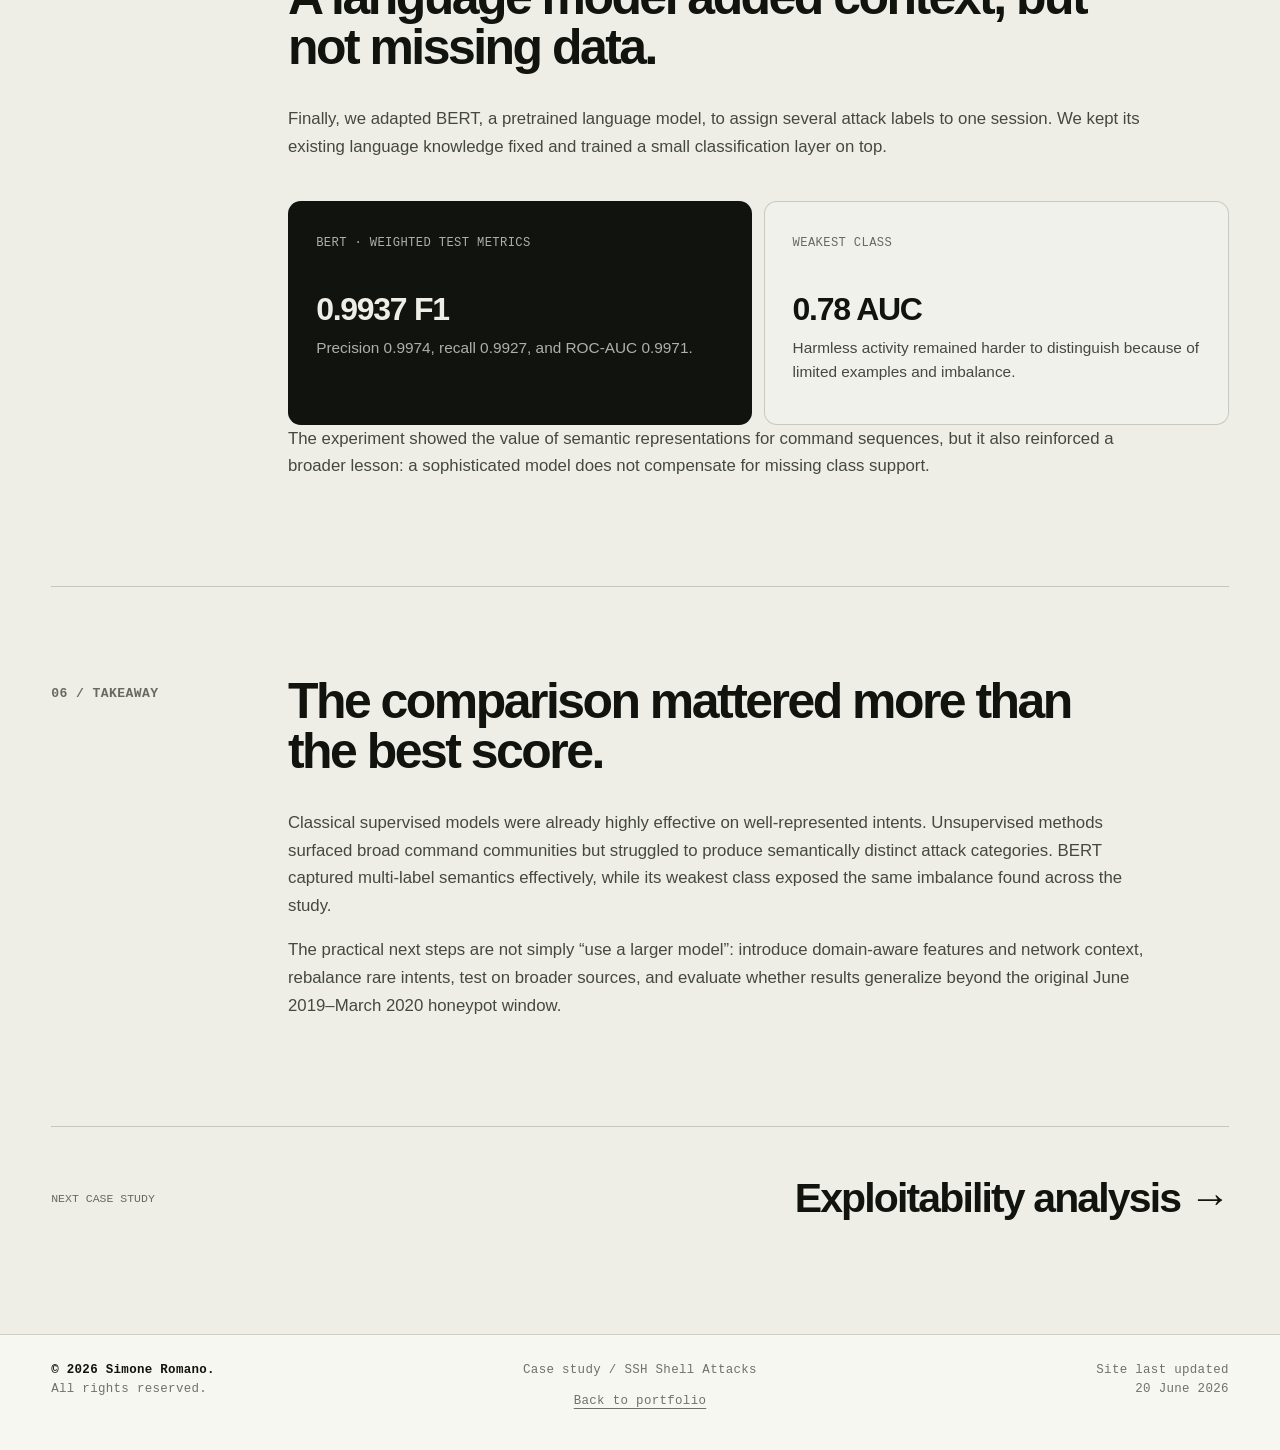
<file: case-studies/ssh-shell-attacks.html>
<!doctype html>
<html lang="en">
<head>
  <meta charset="utf-8">
  <meta name="viewport" content="width=device-width, initial-scale=1">
  <meta name="description" content="A machine-learning study of 230,000 honeypot-captured SSH shell attack sessions using supervised learning, clustering, and BERT.">
  <meta name="theme-color" content="#eeeee7">
  <title>SSH Shell Attacks - Simone Romano</title>
  <script>document.documentElement.classList.add('js');try{const theme=localStorage.getItem('theme');if(theme==='dark'||(!theme&&matchMedia('(prefers-color-scheme: dark)').matches))document.documentElement.dataset.theme='dark'}catch(_){if(matchMedia('(prefers-color-scheme: dark)').matches)document.documentElement.dataset.theme='dark'}</script>
  <link rel="icon" href="../favicon.svg" type="image/svg+xml">
  <link rel="stylesheet" href="../styles.css">
  <script src="../script.js" defer></script>
</head>
<body class="case-body">
  <a class="skip-link" href="#main">Skip to content</a>
  <header class="site-header case-header">
    <a class="wordmark" href="../index.html" aria-label="Back to Simone Romano's portfolio"><span class="wordmark-mark" aria-hidden="true">SR</span><span>Simone Romano</span></a>
    <button class="theme-toggle" type="button" data-theme-toggle aria-label="Switch color theme"><span class="theme-toggle-icon" aria-hidden="true"></span><span class="theme-toggle-label"></span></button>
    <button class="nav-toggle" type="button" aria-expanded="false" aria-controls="case-nav" data-nav-toggle><span></span><span></span><span class="sr-only">Toggle navigation</span></button>
    <nav id="case-nav" class="site-nav" data-nav><a href="../index.html#work">← All work</a><a class="nav-external" href="https://github.com/sroman0/SSH-SHELL-ATTACKS" target="_blank" rel="noreferrer">Repository <span aria-hidden="true">↗</span></a></nav>
  </header>

  <main id="main" class="case-main">
    <section class="case-hero">
      <div class="case-kicker"><span>Machine learning for security / 2025</span><span>Four-person team · Politecnico di Torino</span></div>
      <h1>230,000 attacks.<br><em>Seven adversary intents.</em></h1>
      <div class="case-summary">
        <p>We analyzed 230,000 real attack sessions collected by decoy servers and compared several machine-learning methods for recognizing what each attacker was trying to do.</p>
        <div class="case-facts">
          <div><span>Role</span><strong>Research &amp; development</strong></div>
          <div><span>Dataset</span><strong>230K sessions</strong></div>
          <div><span>Stack</span><strong>Python, sklearn, PyTorch</strong></div>
          <div><span>Framework</span><strong>MITRE ATT&amp;CK</strong></div>
        </div>
      </div>
    </section>

    <div class="case-content">
      <section class="case-section reveal">
        <div class="case-section-label">01 / The problem</div>
        <div class="case-prose">
          <h2>Turn unstructured commands into attacker intent.</h2>
          <p>An SSH honeypot is a decoy server that records the commands sent by attackers. Reading 230,000 sessions by hand is unrealistic, so we tested whether machine learning could summarize the attackers' goals.</p>
          <p>We used seven categories based on MITRE ATT&amp;CK, including system discovery, persistence, execution, and impact. One session can contain several goals, so a model may need to assign more than one label.</p>
        </div>
      </section>

      <section class="case-section reveal">
        <div class="case-section-label">02 / Data</div>
        <div class="case-prose">
          <h2>Prepare the attack data before training a model.</h2>
          <p>We decoded 90,026 hidden shell scripts, normalized timestamps, separated commands into useful terms, and removed noisy variables and symbols. A statistical text representation then reduced roughly 300,000 candidate terms to 90 useful features.</p>
          <p>System discovery and persistence dominated the dataset, while the Impact category appeared only 27 times. This imbalance became the main weakness of every model: common behavior was easy to learn, but rare behavior was not.</p>
          <div class="flow-diagram" aria-label="Data pipeline"><span>Raw sessions</span><i></i><span>Decode</span><i></i><span>Tokenize</span><i></i><span>Clean</span><i></i><span>TF-IDF</span><i></i><span>Multi-label targets</span></div>
        </div>
      </section>

      <section class="case-section reveal">
        <div class="case-section-label">03 / Supervised</div>
        <div class="case-prose">
          <h2>High scores can hide weak categories.</h2>
          <p>We first tested Random Forest, SVM, and Logistic Regression. Random Forest and SVM performed very well on the common attack categories, and additional parameter tuning produced only a small improvement.</p>
          <div class="outcome-grid">
            <article class="outcome-card accent"><span>Random Forest · baseline</span><strong>0.996 F1</strong><p>Weighted precision 0.999 and recall 0.994 on the test set.</p></article>
            <article class="outcome-card accent"><span>SVM · tuned</span><strong>0.9966 F1</strong><p>RBF kernel, C=100, gamma=scale; approximately 1.48% above baseline.</p></article>
          </div>
          <p>Neither result erased the imbalance problem. Impact remained difficult because its support was vanishingly small. Weighted averages describe performance on the dominant classes well, but they should not be mistaken for uniform reliability across every intent.</p>
        </div>
      </section>

      <section class="case-section reveal">
        <div class="case-section-label">04 / Unsupervised</div>
        <div class="case-prose">
          <h2>A good metric did not guarantee useful groups.</h2>
          <p>We also asked unsupervised models to group similar sessions without using labels. Their mathematical scores looked strong, but visual inspection showed one dominant group and heavy overlap between attacker behaviors.</p>
          <p>Some communities were interpretable-BusyBox and mount commands suggested IoT-oriented activity, while chmod, wget, and SSH indicated file modification and persistence-but the overall segmentation was not clean enough to treat clusters as distinct tactics.</p>
          <div class="callout"><strong>Metric literacy</strong><p>The most valuable result was the disagreement between a high silhouette score and weak semantic separation. Validation metrics, visual structure, and domain interpretation all had to be considered together.</p></div>
        </div>
      </section>

      <section class="case-section reveal">
        <div class="case-section-label">05 / Language model</div>
        <div class="case-prose">
          <h2>A language model added context, but not missing data.</h2>
          <p>Finally, we adapted BERT, a pretrained language model, to assign several attack labels to one session. We kept its existing language knowledge fixed and trained a small classification layer on top.</p>
          <div class="outcome-grid">
            <article class="outcome-card accent"><span>BERT · weighted test metrics</span><strong>0.9937 F1</strong><p>Precision 0.9974, recall 0.9927, and ROC-AUC 0.9971.</p></article>
            <article class="outcome-card"><span>Weakest class</span><strong>0.78 AUC</strong><p>Harmless activity remained harder to distinguish because of limited examples and imbalance.</p></article>
          </div>
          <p>The experiment showed the value of semantic representations for command sequences, but it also reinforced a broader lesson: a sophisticated model does not compensate for missing class support.</p>
        </div>
      </section>

      <section class="case-section reveal">
        <div class="case-section-label">06 / Takeaway</div>
        <div class="case-prose">
          <h2>The comparison mattered more than the best score.</h2>
          <p>Classical supervised models were already highly effective on well-represented intents. Unsupervised methods surfaced broad command communities but struggled to produce semantically distinct attack categories. BERT captured multi-label semantics effectively, while its weakest class exposed the same imbalance found across the study.</p>
          <p>The practical next steps are not simply “use a larger model”: introduce domain-aware features and network context, rebalance rare intents, test on broader sources, and evaluate whether results generalize beyond the original June 2019–March 2020 honeypot window.</p>
        </div>
      </section>

      <a class="case-next" href="ebpf-exploitability.html"><span>Next case study</span><strong>Exploitability analysis →</strong></a>
    </div>
  </main>
  <footer class="portfolio-footer"><div><strong>© <span data-year></span> Simone Romano.</strong><span>All rights reserved.</span></div><div><span>Case study / SSH Shell Attacks</span><a href="../index.html">Back to portfolio</a></div><div><span>Site last updated</span><time datetime="2026-06-20">20 June 2026</time></div></footer>
</body>
</html>
</file>
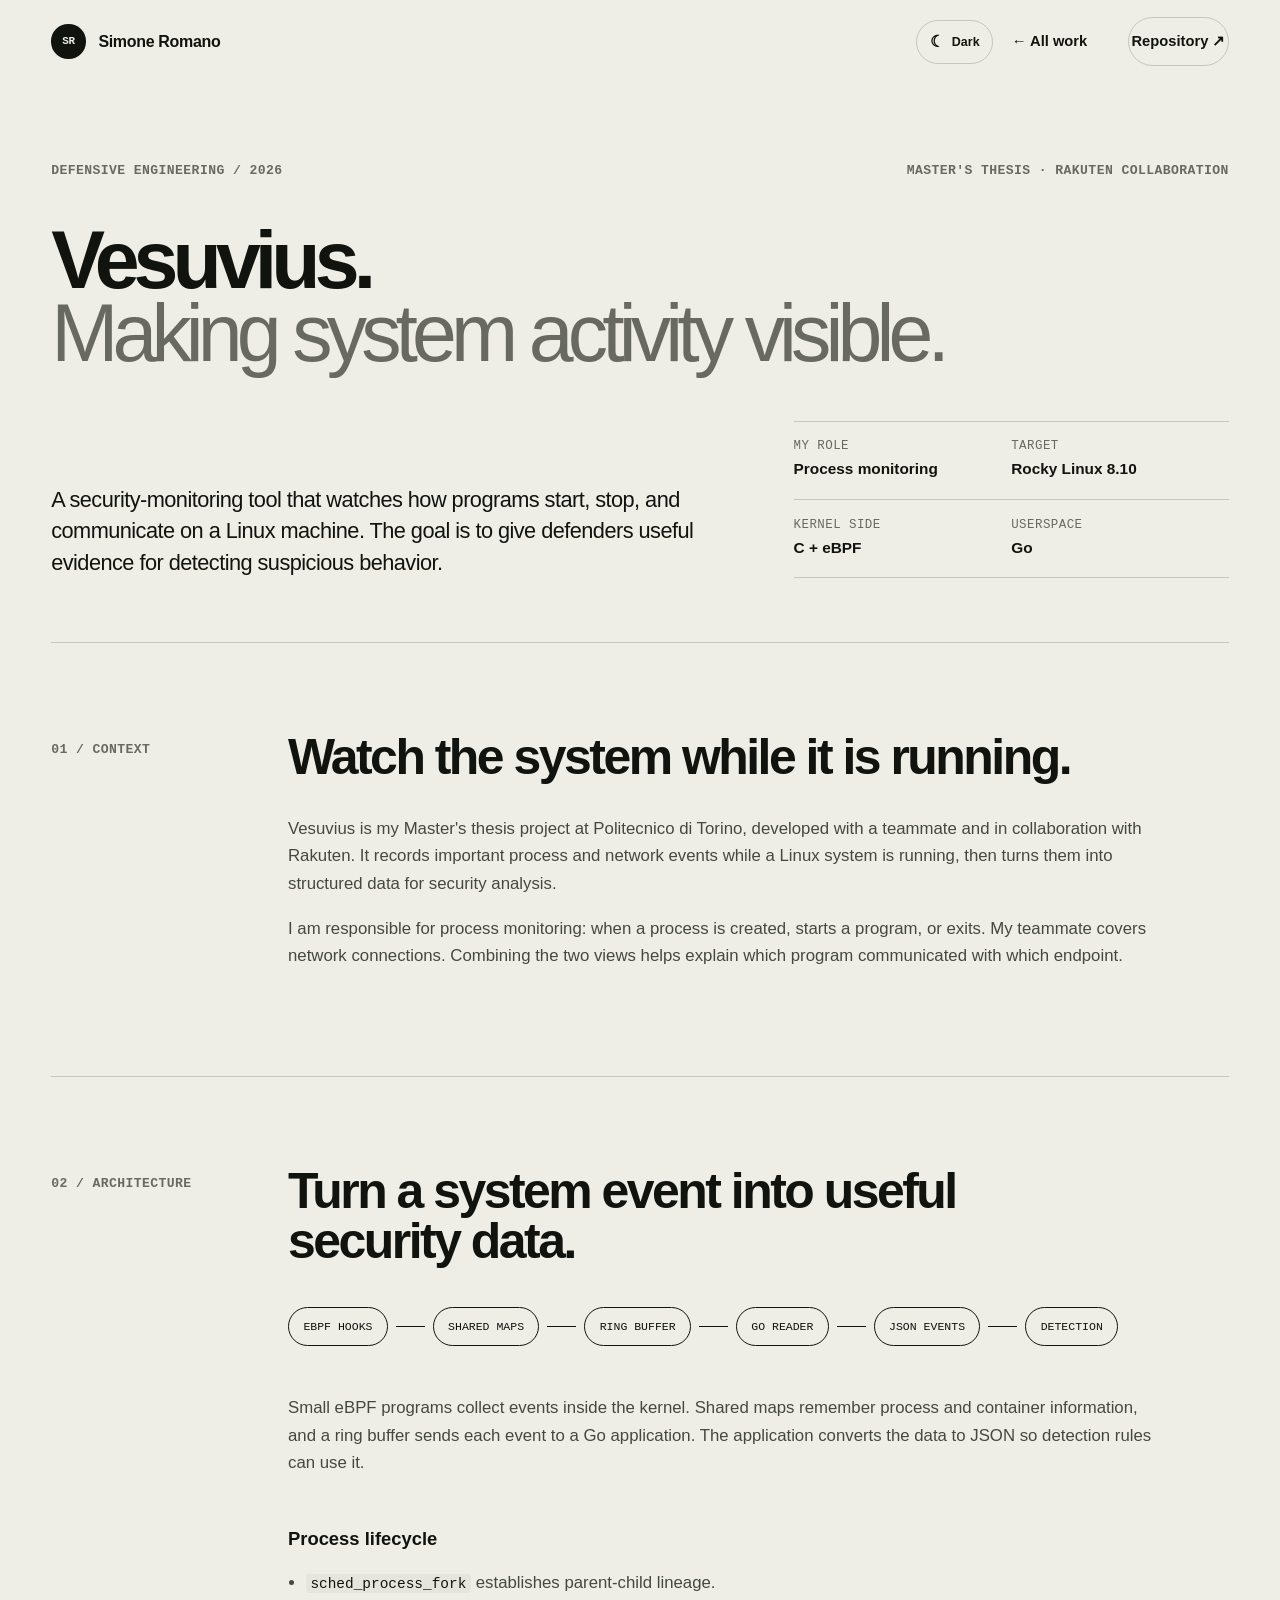
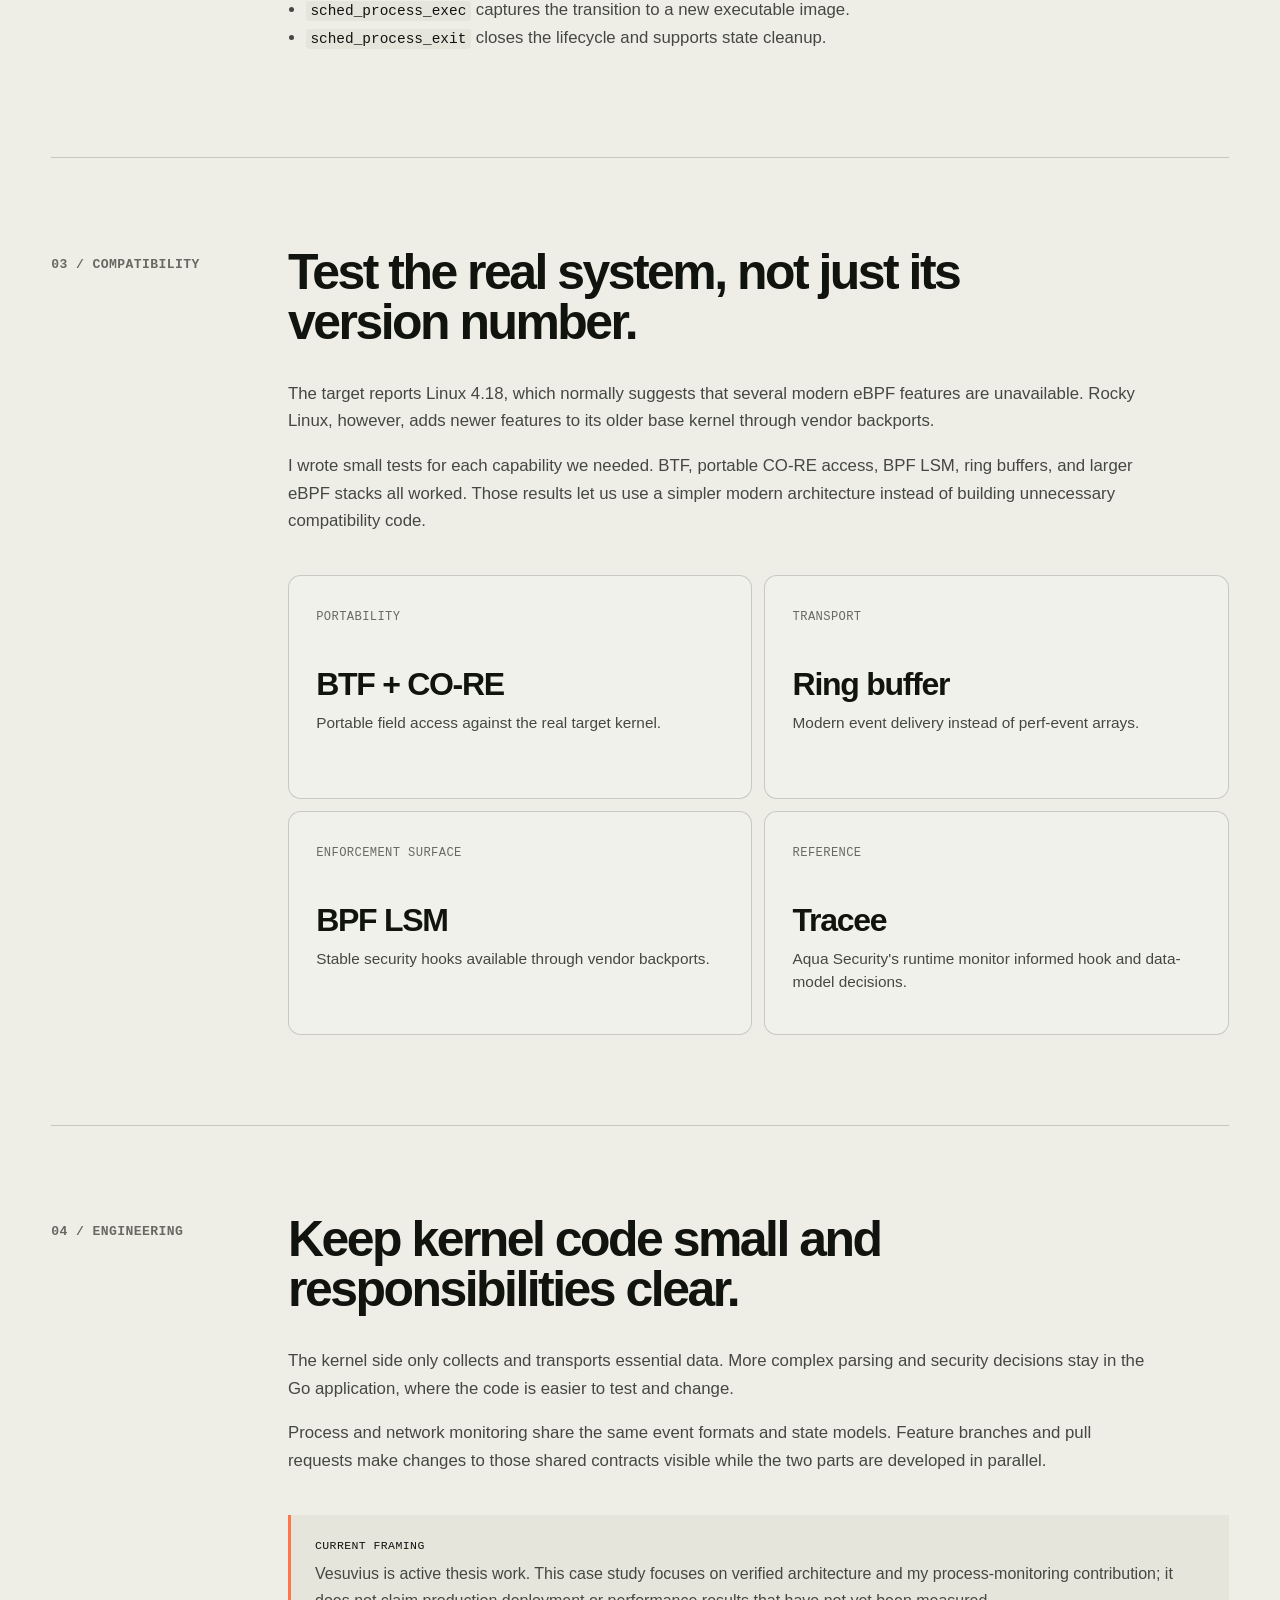
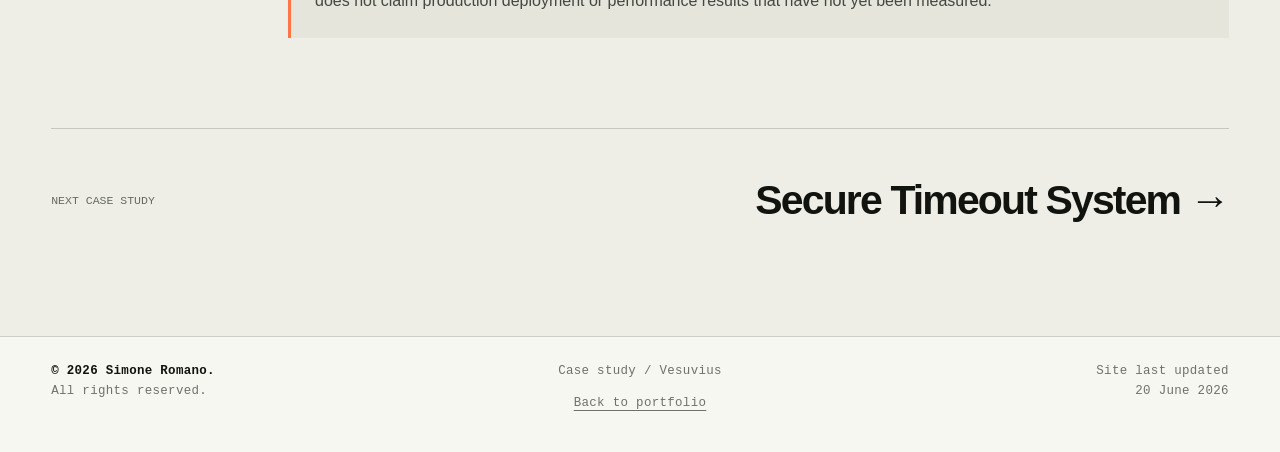
<file: case-studies/vesuvius.html>
<!doctype html>
<html lang="en">
<head>
  <meta charset="utf-8">
  <meta name="viewport" content="width=device-width, initial-scale=1">
  <meta name="description" content="Vesuvius is an eBPF runtime-security monitor developed by Simone Romano as a Master's thesis in collaboration with Rakuten.">
  <meta name="theme-color" content="#eeeee7">
  <title>Vesuvius - Simone Romano</title>
  <script>document.documentElement.classList.add('js');try{const theme=localStorage.getItem('theme');if(theme==='dark'||(!theme&&matchMedia('(prefers-color-scheme: dark)').matches))document.documentElement.dataset.theme='dark'}catch(_){if(matchMedia('(prefers-color-scheme: dark)').matches)document.documentElement.dataset.theme='dark'}</script>
  <link rel="icon" href="../favicon.svg" type="image/svg+xml">
  <link rel="stylesheet" href="../styles.css">
  <script src="../script.js" defer></script>
</head>
<body class="case-body">
  <a class="skip-link" href="#main">Skip to content</a>
  <header class="site-header case-header">
    <a class="wordmark" href="../index.html" aria-label="Back to Simone Romano's portfolio"><span class="wordmark-mark" aria-hidden="true">SR</span><span>Simone Romano</span></a>
    <button class="theme-toggle" type="button" data-theme-toggle aria-label="Switch color theme"><span class="theme-toggle-icon" aria-hidden="true"></span><span class="theme-toggle-label"></span></button>
    <button class="nav-toggle" type="button" aria-expanded="false" aria-controls="case-nav" data-nav-toggle><span></span><span></span><span class="sr-only">Toggle navigation</span></button>
    <nav id="case-nav" class="site-nav" data-nav><a href="../index.html#work">← All work</a><a class="nav-external" href="https://github.com/V3suv1us/demo_project" target="_blank" rel="noreferrer">Repository <span aria-hidden="true">↗</span></a></nav>
  </header>

  <main id="main" class="case-main">
    <section class="case-hero">
      <div class="case-kicker"><span>Defensive engineering / 2026</span><span>Master's thesis · Rakuten collaboration</span></div>
      <h1>Vesuvius.<br><em>Making system activity visible.</em></h1>
      <div class="case-summary">
        <p>A security-monitoring tool that watches how programs start, stop, and communicate on a Linux machine. The goal is to give defenders useful evidence for detecting suspicious behavior.</p>
        <div class="case-facts">
          <div><span>My role</span><strong>Process monitoring</strong></div>
          <div><span>Target</span><strong>Rocky Linux 8.10</strong></div>
          <div><span>Kernel side</span><strong>C + eBPF</strong></div>
          <div><span>Userspace</span><strong>Go</strong></div>
        </div>
      </div>
    </section>

    <div class="case-content">
      <section class="case-section reveal">
        <div class="case-section-label">01 / Context</div>
        <div class="case-prose">
          <h2>Watch the system while it is running.</h2>
          <p>Vesuvius is my Master's thesis project at Politecnico di Torino, developed with a teammate and in collaboration with Rakuten. It records important process and network events while a Linux system is running, then turns them into structured data for security analysis.</p>
          <p>I am responsible for process monitoring: when a process is created, starts a program, or exits. My teammate covers network connections. Combining the two views helps explain which program communicated with which endpoint.</p>
        </div>
      </section>

      <section class="case-section reveal">
        <div class="case-section-label">02 / Architecture</div>
        <div class="case-prose">
          <h2>Turn a system event into useful security data.</h2>
          <div class="flow-diagram" aria-label="Vesuvius architecture">
            <span>eBPF hooks</span><i></i><span>Shared maps</span><i></i><span>Ring buffer</span><i></i><span>Go reader</span><i></i><span>JSON events</span><i></i><span>Detection</span>
          </div>
          <p>Small eBPF programs collect events inside the kernel. Shared maps remember process and container information, and a ring buffer sends each event to a Go application. The application converts the data to JSON so detection rules can use it.</p>
          <h3>Process lifecycle</h3>
          <ul>
            <li><code>sched_process_fork</code> establishes parent-child lineage.</li>
            <li><code>sched_process_exec</code> captures the transition to a new executable image.</li>
            <li><code>sched_process_exit</code> closes the lifecycle and supports state cleanup.</li>
          </ul>
        </div>
      </section>

      <section class="case-section reveal">
        <div class="case-section-label">03 / Compatibility</div>
        <div class="case-prose">
          <h2>Test the real system, not just its version number.</h2>
          <p>The target reports Linux 4.18, which normally suggests that several modern eBPF features are unavailable. Rocky Linux, however, adds newer features to its older base kernel through vendor backports.</p>
          <p>I wrote small tests for each capability we needed. BTF, portable CO-RE access, BPF LSM, ring buffers, and larger eBPF stacks all worked. Those results let us use a simpler modern architecture instead of building unnecessary compatibility code.</p>
          <div class="outcome-grid">
            <article class="outcome-card"><span>Portability</span><strong>BTF + CO-RE</strong><p>Portable field access against the real target kernel.</p></article>
            <article class="outcome-card"><span>Transport</span><strong>Ring buffer</strong><p>Modern event delivery instead of perf-event arrays.</p></article>
            <article class="outcome-card"><span>Enforcement surface</span><strong>BPF LSM</strong><p>Stable security hooks available through vendor backports.</p></article>
            <article class="outcome-card"><span>Reference</span><strong>Tracee</strong><p>Aqua Security's runtime monitor informed hook and data-model decisions.</p></article>
          </div>
        </div>
      </section>

      <section class="case-section reveal">
        <div class="case-section-label">04 / Engineering</div>
        <div class="case-prose">
          <h2>Keep kernel code small and responsibilities clear.</h2>
          <p>The kernel side only collects and transports essential data. More complex parsing and security decisions stay in the Go application, where the code is easier to test and change.</p>
          <p>Process and network monitoring share the same event formats and state models. Feature branches and pull requests make changes to those shared contracts visible while the two parts are developed in parallel.</p>
          <div class="callout"><strong>Current framing</strong><p>Vesuvius is active thesis work. This case study focuses on verified architecture and my process-monitoring contribution; it does not claim production deployment or performance results that have not yet been measured.</p></div>
        </div>
      </section>

      <a class="case-next" href="secure-timeout-system.html"><span>Next case study</span><strong>Secure Timeout System →</strong></a>
    </div>
  </main>

  <footer class="portfolio-footer"><div><strong>© <span data-year></span> Simone Romano.</strong><span>All rights reserved.</span></div><div><span>Case study / Vesuvius</span><a href="../index.html">Back to portfolio</a></div><div><span>Site last updated</span><time datetime="2026-06-20">20 June 2026</time></div></footer>
</body>
</html>
</file>
<file: styles.css>
:root {
  --ink: #11130f;
  --paper: #eeeee7;
  --paper-2: #e5e5dc;
  --muted: #686a62;
  --line: rgba(17, 19, 15, .18);
  --acid: #d7ff43;
  --blue: #7d9fff;
  --orange: #ff7548;
  --display: "Arial Narrow", "Helvetica Neue", Arial, sans-serif;
  --sans: Inter, "Helvetica Neue", Arial, sans-serif;
  --mono: "SFMono-Regular", Consolas, "Liberation Mono", monospace;
  --gutter: max(clamp(1.25rem, 4vw, 4.5rem), env(safe-area-inset-left), env(safe-area-inset-right));
  --radius: 1.15rem;
}

html[data-theme="dark"] {
  color-scheme: dark;
  --ink: #f1f2eb;
  --paper: #11130f;
  --paper-2: #1a1d17;
  --muted: #b1b4aa;
  --line: rgba(241, 242, 235, .2);
}

* { box-sizing: border-box; }
html { scroll-behavior: smooth; background: var(--paper); }
body { margin: 0; color: var(--ink); background: var(--paper); font-family: var(--sans); line-height: 1.5; -webkit-font-smoothing: antialiased; }
a { color: inherit; }
button, a { -webkit-tap-highlight-color: transparent; }
:focus-visible { outline: 3px solid var(--orange); outline-offset: 4px; }
::selection { background: var(--acid); color: var(--ink); }
.sr-only { position: absolute; width: 1px; height: 1px; overflow: hidden; clip: rect(0,0,0,0); white-space: nowrap; }
.skip-link { position: fixed; top: .5rem; left: .5rem; z-index: 100; padding: .7rem 1rem; transform: translateY(-150%); background: var(--acid); color: var(--ink); }
.skip-link:focus { transform: translateY(0); }

.site-header { position: fixed; z-index: 50; top: 0; left: 0; right: 0; display: flex; align-items: center; justify-content: space-between; min-height: 5.25rem; padding: 0 var(--gutter); border-bottom: 1px solid transparent; transition: background .25s, border-color .25s; }
.site-header.scrolled { background: rgba(238,238,231,.88); border-color: var(--line); backdrop-filter: blur(16px); }
.wordmark { display: flex; align-items: center; gap: .8rem; min-height: 2.75rem; font-weight: 650; text-decoration: none; letter-spacing: -.02em; }
.wordmark-mark { display: grid; place-items: center; width: 2.15rem; height: 2.15rem; background: var(--ink); color: var(--paper); border-radius: 50%; font: 700 .68rem var(--mono); }
.site-nav { display: flex; align-items: center; gap: clamp(1.2rem, 3vw, 2.75rem); font-size: .92rem; font-weight: 600; }
.site-nav a { padding: .75rem .15rem; text-decoration: none; }
.site-nav a:not(.nav-external) { position: relative; }
.site-nav a:not(.nav-external)::after { content: ""; position: absolute; left: 0; right: 100%; bottom: -.3rem; height: 1px; background: currentColor; transition: right .2s; }
.site-nav a:hover::after { right: 0; }
.nav-external { border: 1px solid var(--line); border-radius: 2rem; padding: .65rem 1rem; }
.nav-toggle { display: none; border: 0; background: transparent; width: 2.75rem; height: 2.75rem; padding: .75rem; }
.nav-toggle span:not(.sr-only) { display: block; height: 1px; background: var(--ink); margin: .35rem 0; transition: transform .2s; }
.theme-toggle { display: none; align-items: center; justify-content: center; gap: .5rem; min-width: 2.75rem; min-height: 2.75rem; margin-left: auto; margin-right: 1rem; padding: .55rem .8rem; border: 1px solid var(--line); border-radius: 2rem; background: transparent; color: var(--ink); font: 650 .78rem var(--sans); cursor: pointer; }
.js .theme-toggle { display: inline-flex; }
.theme-toggle-icon { font-size: 1rem; line-height: 1; }

.hero { min-height: 100svh; display: grid; grid-template-columns: minmax(0,1.15fr) minmax(22rem,.85fr); align-items: center; gap: 5vw; padding: 8rem var(--gutter) 4rem; overflow: hidden; }
.eyebrow { display: flex; align-items: center; gap: .6rem; margin: 0 0 1.7rem; font: 600 .82rem var(--mono); letter-spacing: .07em; text-transform: uppercase; }
.status-dot { width: .55rem; height: .55rem; border-radius: 50%; background: var(--acid); box-shadow: 0 0 0 .25rem rgba(215,255,67,.22); }
h1, h2, h3, p { margin-top: 0; }
h1 { margin-bottom: 2rem; font-family: var(--display); font-size: clamp(3.5rem, 7.7vw, 8.2rem); font-weight: 600; letter-spacing: -.073em; line-height: .84; }
h1 em, h2 em { color: var(--muted); font-style: normal; font-weight: 400; }
.hero-intro { max-width: 43rem; margin-bottom: 2.3rem; font-size: clamp(1.05rem, 1.5vw, 1.35rem); color: var(--muted); letter-spacing: -.025em; }
.hero-actions { display: flex; align-items: center; gap: 1.7rem; flex-wrap: wrap; }
.button { display: inline-flex; align-items: center; justify-content: space-between; min-width: 14rem; gap: 1rem; padding: .95rem 1.15rem; border-radius: 2.5rem; font-size: .82rem; font-weight: 650; text-decoration: none; transition: transform .2s, background .2s; }
.button:hover { transform: translateY(-2px); }
.button-primary { background: var(--ink); color: var(--paper); }
.button-primary:hover { background: #292d24; }
.button-secondary { border: 1px solid var(--line); background: transparent; color: var(--ink); }
.button-secondary:hover { background: var(--paper-2); }
.text-link { display: inline-flex; align-items: center; min-height: 2.75rem; font-size: .9rem; font-weight: 650; text-underline-offset: .35rem; text-decoration-thickness: 1px; }

.hero-system { position: relative; justify-self: center; width: min(38vw, 33rem); aspect-ratio: 1; border: 1px solid var(--line); border-radius: 50%; }
.system-orbit { position: absolute; border: 1px solid var(--line); border-radius: 50%; }
.orbit-one { inset: 14%; }
.orbit-two { inset: 31%; background: rgba(255,255,255,.18); }
.system-core { position: absolute; inset: 38%; display: grid; place-content: center; text-align: center; border-radius: 50%; background: var(--ink); color: var(--paper); }
.system-core span { font: 700 clamp(1.2rem, 2vw, 2rem) var(--mono); }
.system-core small { font: .52rem var(--mono); text-transform: uppercase; color: #aeb0a9; }
.system-node { position: absolute; display: flex; align-items: center; gap: .55rem; padding: .72rem .85rem; border: 1px solid var(--ink); border-radius: 2rem; background: var(--paper); font: 600 .65rem var(--mono); white-space: nowrap; }
.system-node span { color: var(--muted); }
.node-offense { top: 14%; right: -7%; }
.node-defense { bottom: 15%; left: -10%; }
.node-ml { right: -8%; bottom: 10%; }
.node-systems { left: -12%; top: 36%; }
.system-label { position: absolute; font: .58rem var(--mono); color: var(--muted); text-transform: uppercase; letter-spacing: .09em; }
.system-label-top { top: 3%; left: 50%; transform: translateX(-50%); }
.system-label-bottom { bottom: 3%; left: 50%; transform: translateX(-50%); }
.system-packet { position: absolute; width: .65rem; height: .65rem; border-radius: 50%; background: var(--acid); box-shadow: 0 0 0 .3rem rgba(215,255,67,.22); }
.packet-one { top: 25%; left: 17%; animation: pulse 2.6s ease-in-out infinite; }
.packet-two { right: 21%; bottom: 25%; background: var(--orange); box-shadow: 0 0 0 .3rem rgba(255,117,72,.17); animation: pulse 2.6s .9s ease-in-out infinite; }
@keyframes pulse { 50% { transform: scale(.55); opacity: .5; } }

.signal-strip { display: grid; grid-template-columns: repeat(4,1fr); border-top: 1px solid var(--line); border-bottom: 1px solid var(--line); }
.signal { display: flex; align-items: center; gap: 1rem; min-height: 8.3rem; padding: 1.6rem var(--gutter); border-right: 1px solid var(--line); }
.signal:last-child { border-right: 0; }
.signal strong { font: 500 clamp(2rem,3.2vw,3.6rem) var(--display); letter-spacing: -.06em; }
.signal span { font-size: .65rem; color: var(--muted); text-transform: uppercase; letter-spacing: .045em; line-height: 1.45; }

.section { padding: clamp(6rem, 10vw, 10rem) var(--gutter); }
.work-section { background: var(--ink); color: var(--paper); }
.section-heading { display: grid; grid-template-columns: 1fr 1.25fr .75fr; gap: 3rem; align-items: end; margin-bottom: clamp(4rem,7vw,7rem); }
.section-heading .eyebrow { align-self: start; color: #a9aaa3; }
.section-heading h2, .about-statement h2, .contact-section h2 { margin: 0; font-family: var(--display); font-size: clamp(3rem, 5.6vw, 6.3rem); font-weight: 550; letter-spacing: -.06em; line-height: .92; }
.section-heading p:last-child { margin: 0; color: #a9aaa3; font-size: .92rem; }

.project { position: relative; overflow: hidden; border: 1px solid rgba(238,238,231,.22); border-radius: var(--radius); background: #191c17; transition: transform .3s, border-color .3s; }
.project:hover { transform: translateY(-4px); border-color: rgba(238,238,231,.5); }
.project-hitarea { position: absolute; inset: 0; z-index: 2; }
.project-meta, .project-footer { display: flex; align-items: center; justify-content: space-between; font: 600 .62rem var(--mono); text-transform: uppercase; letter-spacing: .06em; color: #a9aaa3; }
.project-meta { padding: 1.25rem 1.45rem; border-bottom: 1px solid rgba(238,238,231,.14); }
.project-body { display: grid; grid-template-columns: 1fr auto; align-items: end; gap: 2rem; padding: clamp(2rem,5vw,5.2rem); min-height: 30rem; }
.project h3 { margin: 0 0 1.4rem; font-family: var(--display); font-size: clamp(2.3rem,4.8vw,5.3rem); font-weight: 540; letter-spacing: -.06em; line-height: .91; }
.project p { max-width: 42rem; color: #adafa8; font-size: .94rem; }
.tag-list { display: flex; gap: .5rem; flex-wrap: wrap; margin: 2rem 0 0; padding: 0; list-style: none; }
.tag-list li { padding: .5rem .7rem; border: 1px solid rgba(238,238,231,.22); border-radius: 2rem; font: .61rem var(--mono); color: #c9cac3; }
.project-result { min-width: 13rem; padding: 1.5rem; border-radius: .8rem; background: var(--acid); color: var(--ink); }
.project-result .result-label { display: block; margin-bottom: 2.5rem; font: 700 .58rem var(--mono); text-transform: uppercase; }
.project-result strong { display: block; font: 600 3.7rem var(--display); letter-spacing: -.07em; line-height: 1; }
.project-result span:last-child { font: .61rem var(--mono); text-transform: uppercase; line-height: 1.4; }
.project-footer { padding: 1.1rem 1.45rem; border-top: 1px solid rgba(238,238,231,.14); color: var(--paper); }
.circle-arrow { display: grid; place-items: center; width: 2.3rem; height: 2.3rem; border: 1px solid rgba(238,238,231,.3); border-radius: 50%; transition: background .2s, color .2s; }
.project:hover .circle-arrow { background: var(--paper); color: var(--ink); }
.project-grid { display: grid; grid-template-columns: 1fr 1fr; gap: 1rem; margin: 1rem 0; }
.project-grid .project { display: flex; flex-direction: column; min-height: 37rem; }
.project-grid h3, .project-grid p { padding-left: clamp(1.5rem,3vw,3rem); padding-right: clamp(1.5rem,3vw,3rem); }
.project-grid h3 { margin-top: 2.2rem; margin-bottom: .8rem; font-size: clamp(2.5rem,4vw,4.6rem); }
.project-grid .project-footer { margin-top: auto; }
.research-visual { display: grid; grid-template-columns: 1fr 1fr; gap: 1px; min-height: 15rem; margin: 1rem; border-radius: .8rem; overflow: hidden; background: rgba(238,238,231,.18); }
.research-visual span { display: grid; place-content: center; text-align: center; background: #24271f; }
.research-visual span:first-child, .research-visual span:last-child { background: var(--acid); color: var(--ink); }
.research-visual b { font: 550 clamp(1.5rem,3vw,2.8rem) var(--display); letter-spacing: -.05em; }
.research-visual small { font: .56rem var(--mono); text-transform: uppercase; }
.vesuvius-visual { display: grid; place-content: center; gap: 1.5rem; min-height: 15rem; margin: 1rem; border-radius: .8rem; background: #dce4ff; color: var(--ink); font-family: var(--mono); }
.event-stream { display: flex; align-items: center; gap: .6rem; font-size: .58rem; text-transform: uppercase; }
.event-stream span { padding: .45rem .6rem; border: 1px solid var(--ink); border-radius: 2rem; }
.event-stream i { width: 1.4rem; height: 1px; background: var(--ink); }
.event-pipe { display: flex; gap: .6rem; justify-content: center; }
.event-pipe i { width: 1.8rem; height: .34rem; border-radius: 1rem; background: var(--blue); animation: pipe 1.7s infinite alternate; }
.event-pipe i:nth-child(2) { animation-delay: .2s; }.event-pipe i:nth-child(3) { animation-delay: .4s; }.event-pipe i:nth-child(4) { animation-delay: .6s; }
@keyframes pipe { to { background: var(--ink); transform: translateX(.25rem); } }
.event-output { padding: .75rem 1rem; background: var(--ink); color: var(--acid); border-radius: .35rem; font-size: .65rem; }
.hex-visual { position: relative; display: grid; align-content: center; gap: .75rem; min-height: 15rem; margin: 1rem; padding: 2.5rem; border-radius: .8rem; background: #29221e; color: #8f8983; font: clamp(.65rem,1.4vw,.9rem) var(--mono); overflow: hidden; }
.hex-visual::after { content: ""; position: absolute; width: 15rem; height: 15rem; right: -4rem; bottom: -7rem; border: 1px solid var(--orange); border-radius: 50%; }
.hex-focus { color: var(--orange); }
.hex-visual b { margin-top: .7rem; color: var(--paper); font-size: .58rem; letter-spacing: .06em; }
.project-ssh .project-body { min-height: auto; grid-template-columns: 1fr 1fr; }
.project-ssh h3 { font-size: clamp(2.5rem,4vw,4.6rem); }
.class-bars { display: grid; align-content: center; gap: 1.3rem; min-height: 15rem; margin: 1rem; padding: 2.5rem; border-radius: .8rem; background: #20231d; font: .58rem var(--mono); text-transform: uppercase; }
.class-bars span { position: relative; display: block; padding-bottom: .35rem; border-bottom: 3px solid #343830; color: #c4c5be; }
.class-bars span::after { content: ""; position: absolute; bottom: -3px; left: 0; width: var(--w); height: 3px; background: var(--acid); }
.project-thesis { grid-column: 1 / -1; }
.thesis-visual { display: grid; grid-template-columns: 1fr auto 1fr auto 1fr; gap: clamp(1rem,3vw,3rem); align-items: center; min-height: 14rem; margin: 1rem; padding: clamp(1.5rem,4vw,4rem); border-radius: .8rem; background: #e9e5d8; color: var(--ink); }
.thesis-visual > div { display: grid; gap: .25rem; }
.thesis-visual strong { font: 550 clamp(2.5rem,5vw,5.5rem)/.85 var(--display); letter-spacing: -.07em; }
.thesis-visual span { font: .58rem var(--mono); text-transform: uppercase; color: var(--muted); }
.thesis-visual i { width: clamp(2rem,6vw,6rem); height: 1px; background: rgba(17,19,15,.35); }
.thesis-visual .thesis-result { padding: 1.4rem; border-radius: .7rem; background: var(--acid); }

.more-work-section { background: var(--paper-2); }
.more-work-heading { display: grid; grid-template-columns: 1.2fr .8fr; gap: 4rem; align-items: end; margin-bottom: clamp(3rem,6vw,5rem); }
.more-work-heading h2 { margin: 0; font: 550 clamp(3rem,5.6vw,6rem)/.92 var(--display); letter-spacing: -.06em; }
.more-work-heading > p { max-width: 31rem; margin: 0; color: var(--muted); font-size: .92rem; }
.project-list { border-top: 1px solid var(--line); }
.project-list-item { display: grid; grid-template-columns: 3rem minmax(13rem,1fr) minmax(9rem,.55fr) minmax(18rem,1.15fr) 2.5rem; gap: 1.5rem; align-items: center; min-height: 8.7rem; padding: 1.4rem .25rem; border-bottom: 1px solid var(--line); text-decoration: none; transition: padding .25s, background .25s; }
.project-list-item:hover { padding-left: 1rem; padding-right: 1rem; background: rgba(255,255,255,.35); }
.list-index, .list-kind, .list-title > span { font: .59rem var(--mono); text-transform: uppercase; letter-spacing: .05em; color: var(--muted); }
.list-title h3 { margin: 0 0 .25rem; font: 550 clamp(1.55rem,2.6vw,2.7rem)/.95 var(--display); letter-spacing: -.045em; }
.project-list-item p { margin: 0; color: #53564f; font-size: .82rem; }
.award-badge { display: inline-flex; padding: .28rem .5rem; border-radius: 1rem; background: var(--acid); color: var(--ink) !important; }
.list-arrow { display: grid; place-items: center; width: 2.4rem; height: 2.4rem; border: 1px solid var(--line); border-radius: 50%; transition: background .2s, color .2s; }
.project-list-item:hover .list-arrow { background: var(--ink); color: var(--paper); }

.recognition-section { background: var(--ink); color: var(--paper); }
.recognition-heading { display: grid; grid-template-columns: .7fr 1.3fr; gap: 3rem; align-items: start; margin-bottom: clamp(3rem,6vw,6rem); }
.recognition-heading .eyebrow { color: #a9aaa3; }
.recognition-heading h2 { margin: 0; font: 550 clamp(3rem,5.6vw,6rem)/.92 var(--display); letter-spacing: -.06em; }
.recognition-heading h2 em { color: #8f918a; }
.recognition-grid { display: grid; grid-template-columns: repeat(3,1fr); gap: .8rem; }
.recognition-card { display: flex; flex-direction: column; justify-content: space-between; min-height: 24rem; padding: clamp(1.4rem,2.5vw,2.3rem); border: 1px solid rgba(238,238,231,.2); border-radius: var(--radius); background: #191c17; }
.recognition-rank strong { display: block; font: 550 clamp(3.5rem,6vw,6.5rem)/.85 var(--display); letter-spacing: -.07em; }
.recognition-rank sup { font-size: .3em; vertical-align: top; letter-spacing: 0; }
.recognition-rank > span, .recognition-year { font: .59rem var(--mono); text-transform: uppercase; letter-spacing: .06em; color: #999c94; }
.recognition-card h3 { margin: .8rem 0 .35rem; font: 550 clamp(1.5rem,2.5vw,2.5rem)/.98 var(--display); letter-spacing: -.045em; }
.recognition-card p { margin: 0; color: #a9aaa3; font-size: .78rem; }
.recognition-card-honor { background: var(--acid); color: var(--ink); }
.recognition-card-honor .recognition-year, .recognition-card-honor p { color: #4d5142; }
.recognition-seal { display: grid; place-items: center; width: clamp(5rem,9vw,8rem); aspect-ratio: 1; border: 1px solid var(--ink); border-radius: 50%; font: 600 clamp(1.2rem,2.5vw,2.2rem) var(--display); letter-spacing: .08em; }

.about-section { background: var(--paper); }
.about-statement { max-width: 80rem; margin-bottom: clamp(4rem,7vw,7rem); }
.about-statement h2 em { color: #8c8e85; }
.about-grid { display: grid; grid-template-columns: 1fr 1fr; gap: clamp(3rem,8vw,9rem); }
.about-copy { max-width: 38rem; font-size: clamp(1.05rem,1.5vw,1.3rem); letter-spacing: -.025em; }
.about-copy p { margin-bottom: 1.4rem; }
.timeline { border-top: 1px solid var(--line); }
.timeline-item { display: grid; grid-template-columns: 6rem 1fr; gap: 1rem; padding: 1.5rem 0; border-bottom: 1px solid var(--line); }
.timeline-item > span { font: .62rem var(--mono); color: var(--muted); text-transform: uppercase; }
.timeline-item strong { font-size: .9rem; }
.timeline-item p { margin: .25rem 0 0; color: var(--muted); font-size: .8rem; }
.capability-row { display: flex; flex-wrap: wrap; gap: .55rem; margin-top: 5rem; }
.capability-row span { padding: .7rem 1rem; border: 1px solid var(--line); border-radius: 2rem; font: .64rem var(--mono); text-transform: uppercase; }

.contact-section { display: grid; grid-template-columns: 1fr auto; align-items: center; min-height: 70vh; gap: 3rem; padding: clamp(5rem,10vw,10rem) var(--gutter); background: var(--acid); }
.contact-section h2 { margin-bottom: 2.5rem; }
.contact-email { font-size: clamp(.85rem,1.4vw,1.1rem); font-weight: 650; text-underline-offset: .5rem; overflow-wrap: anywhere; }
.contact-orbit { display: grid; place-items: center; width: clamp(10rem,23vw,20rem); aspect-ratio: 1; border: 1px solid var(--ink); border-radius: 50%; }
.contact-orbit::before, .contact-orbit::after { content: ""; position: absolute; border: 1px solid rgba(17,19,15,.32); border-radius: 50%; }
.contact-orbit::before { width: 72%; height: 72%; }.contact-orbit::after { width: 42%; height: 42%; }
.contact-orbit { position: relative; }
.contact-orbit span { z-index: 1; font: 700 .67rem var(--mono); text-transform: uppercase; }
.site-footer { display: grid; grid-template-columns: 1fr 1fr 1fr; padding: 1.5rem var(--gutter); background: var(--ink); color: #b9bbb4; font: .72rem/1.5 var(--mono); text-transform: uppercase; letter-spacing: .045em; }
.site-footer > span:nth-child(2) { text-align: center; }
.site-footer div { display: flex; justify-content: flex-end; gap: 1.3rem; }
.site-footer a { text-underline-offset: .25rem; }

.reveal { opacity: 1; transform: none; }
.js .reveal { opacity: 0; transform: translateY(1.4rem); transition: opacity .7s ease, transform .7s cubic-bezier(.2,.7,.2,1); }
.js .reveal.visible { opacity: 1; transform: none; }

/* Simplified portfolio home */
.home-page { overflow-x: hidden; }
.portfolio-hero { min-height: 100svh; display: grid; grid-template-columns: minmax(0, 1.15fr) minmax(19rem, .65fr); align-items: center; gap: clamp(3rem, 7vw, 8rem); padding: 8rem var(--gutter) 4rem; }
.portfolio-hero-copy { max-width: 75rem; }
.portfolio-hero h1 { max-width: 66rem; font-size: clamp(3.7rem, 6.3vw, 6.7rem); }
.portrait-card { position: relative; align-self: center; min-height: 30rem; margin: 0; overflow: hidden; border-radius: var(--radius); background: #0d2940; }
.portrait-card img { display: block; width: 100%; height: min(72svh, 48rem); object-fit: cover; object-position: center 34%; }
.portrait-card figcaption { position: absolute; right: 0; bottom: 0; left: 0; display: flex; justify-content: space-between; gap: 1rem; padding: 1rem 1.2rem; background: rgba(13, 41, 64, .88); color: #fff; font: .72rem var(--mono); letter-spacing: .04em; text-transform: uppercase; backdrop-filter: blur(10px); }
.portrait-card figcaption span:last-child { color: #c2ccd3; }

.quick-intro { display: grid; grid-template-columns: repeat(3, 1fr); border-top: 1px solid var(--line); border-bottom: 1px solid var(--line); }
.quick-intro > div { min-height: 8.5rem; padding: 1.8rem var(--gutter); border-right: 1px solid var(--line); }
.quick-intro > div:last-child { border-right: 0; }
.quick-intro span { display: block; margin-bottom: .75rem; color: var(--muted); font: .76rem var(--mono); letter-spacing: .05em; text-transform: uppercase; }
.quick-intro strong { display: block; max-width: 26rem; font-size: clamp(1rem, 1.25vw, 1.18rem); line-height: 1.35; }

.portfolio-section { padding: clamp(5.5rem, 9vw, 9rem) var(--gutter); }
.simple-heading { display: grid; grid-template-columns: minmax(9rem, .55fr) minmax(0, 1.45fr); gap: clamp(2rem, 6vw, 7rem); align-items: start; margin-bottom: clamp(3.5rem, 6vw, 6rem); }
.simple-heading .eyebrow { margin-top: .6rem; }
.simple-heading h2 { margin: 0; font: 550 clamp(2.9rem, 4.8vw, 5.2rem)/.95 var(--display); letter-spacing: -.055em; }
.simple-heading > p:last-child:not(.eyebrow) { grid-column: 2; max-width: 38rem; margin: -3rem 0 0; color: #a9aaa3; }

.about-simple-grid { display: grid; grid-template-columns: 1fr 1fr; gap: clamp(3rem, 9vw, 10rem); }
.about-simple-copy { max-width: 39rem; font-size: clamp(1.05rem, 1.5vw, 1.28rem); letter-spacing: -.02em; }
.about-simple-copy p { margin-bottom: 1.5rem; }
.about-simple-copy a, .profile-timeline a { text-decoration-thickness: 1px; text-underline-offset: .25rem; }
.profile-timeline { border-top: 1px solid var(--line); }
.profile-row { display: grid; grid-template-columns: 6rem 1fr; gap: 1rem; padding: 1.45rem 0; border-bottom: 1px solid var(--line); }
.profile-row > span { padding-top: .15rem; color: var(--muted); font: .76rem var(--mono); letter-spacing: .03em; text-transform: uppercase; }
.profile-row strong { font-size: 1rem; }
.profile-row p { margin: .25rem 0 0; color: var(--muted); font-size: .9rem; }
.profile-row a { display: inline-flex; align-items: center; min-height: 2.75rem; }

.projects-simple { background: var(--ink); color: var(--paper); }
.simple-heading-light .eyebrow, .projects-simple .simple-project-top { color: #a9aaa3; }
.simple-heading-light h2 em { color: #8f918a; }
.simple-project-grid { display: grid; grid-template-columns: repeat(2, minmax(0, 1fr)); gap: 1rem; }
.simple-project { display: flex; flex-direction: column; min-height: 29rem; padding: clamp(1.5rem, 3vw, 2.8rem); border: 1px solid rgba(238, 238, 231, .2); border-radius: var(--radius); background: #191c17; }
.simple-project-wide { grid-column: 1 / -1; min-height: 24rem; }
.simple-project-top { display: flex; justify-content: space-between; gap: 1rem; margin-bottom: auto; font: .78rem var(--mono); letter-spacing: .045em; text-transform: uppercase; }
.simple-project h3 { max-width: 44rem; margin: 3.5rem 0 1.2rem; font: 550 clamp(2.15rem, 3.5vw, 3.7rem)/.95 var(--display); letter-spacing: -.05em; }
.simple-project > p { max-width: 47rem; color: #b7b9b1; font-size: 1.06rem; }
.simple-project .project-why { padding-top: 1rem; border-top: 1px solid rgba(238, 238, 231, .14); color: #d1d2cc; font-size: .98rem; }
.simple-project > a { display: inline-flex; align-items: center; align-self: flex-start; min-height: 2.75rem; margin-top: 1.4rem; color: var(--acid); font-size: .94rem; font-weight: 650; text-underline-offset: .35rem; }

.other-work-simple { background: var(--paper-2); }
.compact-project-list { border-top: 1px solid var(--line); }
.compact-project-list a { display: grid; grid-template-columns: minmax(9rem, .6fr) minmax(13rem, 1fr) minmax(16rem, 1.15fr) 2rem; gap: 1.5rem; align-items: center; min-height: 7rem; padding: 1.4rem .25rem; border-bottom: 1px solid var(--line); text-decoration: none; transition: padding .2s, background .2s; }
.compact-project-list a:hover { padding-right: 1rem; padding-left: 1rem; background: rgba(255, 255, 255, .4); }
.compact-project-list span, .compact-project-list small { color: var(--muted); font: .76rem var(--mono); letter-spacing: .04em; text-transform: uppercase; }
.compact-project-list strong { font: 550 clamp(1.4rem, 2.3vw, 2.35rem)/1 var(--display); letter-spacing: -.04em; }
.compact-project-list b { display: grid; place-items: center; width: 2rem; height: 2rem; border: 1px solid var(--line); border-radius: 50%; font-weight: 400; }

.recognition-simple { background: var(--acid); }
.recognition-list { border-top: 1px solid var(--ink); }
.recognition-row { display: grid; grid-template-columns: minmax(8rem, .45fr) 1.55fr; gap: 2rem; align-items: center; min-height: 10rem; padding: 1.5rem 0; border-bottom: 1px solid var(--ink); }
.recognition-row > strong { font: 550 clamp(3.2rem, 6vw, 6rem)/.85 var(--display); letter-spacing: -.07em; }
.recognition-copy { display: grid; grid-template-columns: minmax(0, 1fr) auto; gap: 2rem; align-items: center; }
.recognition-copy > a:first-child { display: grid; grid-template-columns: minmax(13rem, .9fr) minmax(15rem, 1.1fr); gap: 2rem; align-items: baseline; min-height: 2.75rem; text-decoration: none; }
.recognition-copy > a:first-child:hover b { text-decoration: underline; text-underline-offset: .3rem; }
.recognition-copy b { font-size: clamp(1.05rem, 1.7vw, 1.4rem); }
.recognition-copy b::after { content: " ↗"; font-size: .72em; }
.recognition-copy span { color: #4f5342; font: .78rem/1.5 var(--mono); letter-spacing: .025em; text-transform: uppercase; }
.recognition-proof { display: inline-flex; align-items: center; min-height: 2.75rem; white-space: nowrap; font-size: .82rem; font-weight: 700; text-underline-offset: .3rem; }
.recognition-membership > strong { font-size: clamp(2.6rem, 5vw, 5rem); }
.recognition-language > strong { letter-spacing: -.04em; }

.contact-simple { display: grid; grid-template-columns: 1fr minmax(15rem, .5fr); gap: clamp(3rem, 8vw, 9rem); align-items: end; padding: clamp(5.5rem, 10vw, 10rem) var(--gutter); background: var(--paper); }
.contact-simple h2 { margin: 0 0 1.5rem; font: 550 clamp(3.5rem, 5.8vw, 6.2rem)/.9 var(--display); letter-spacing: -.06em; }
.contact-simple p:not(.eyebrow) { max-width: 42rem; color: var(--muted); font-size: clamp(1rem, 1.5vw, 1.25rem); }
.contact-links { border-top: 1px solid var(--line); }
.contact-links a { display: flex; justify-content: space-between; padding: 1.1rem 0; border-bottom: 1px solid var(--line); font-size: 1rem; font-weight: 650; text-decoration: none; }

.portfolio-footer { display: grid; grid-template-columns: repeat(3, 1fr); gap: 2rem; padding: 1.6rem var(--gutter); border-top: 1px solid var(--line); background: #f7f7f2; color: #6f7269; font: .78rem/1.6 var(--mono); letter-spacing: .025em; }
.portfolio-footer > div { display: flex; flex-direction: column; }
.portfolio-footer > div:nth-child(2) { text-align: center; }
.portfolio-footer > div:last-child { text-align: right; }
.portfolio-footer strong { color: var(--ink); }
.portfolio-footer a { display: inline-flex; align-items: center; min-height: 2.75rem; text-underline-offset: .25rem; }
.portfolio-footer > div:nth-child(2) a { justify-content: center; }

/* Case studies */
.case-body { background: var(--paper); }
.case-header { position: static; }
.case-main { padding: 0 var(--gutter) 7rem; }
.case-hero { padding: clamp(3.5rem, 6vw, 6rem) 0 clamp(3rem, 5vw, 4.5rem); border-bottom: 1px solid var(--line); }
.case-kicker { display: flex; justify-content: space-between; gap: 2rem; margin-bottom: 2.75rem; font: 600 .82rem/1.5 var(--mono); letter-spacing: .03em; text-transform: uppercase; color: var(--muted); }
.case-hero h1 { max-width: 72rem; margin-bottom: clamp(2.5rem, 4vw, 4rem); font-size: clamp(3.6rem, 6.3vw, 6.7rem); line-height: .9; }
.case-summary { display: grid; grid-template-columns: minmax(0, 1.2fr) minmax(22rem, .8fr); gap: clamp(3rem, 7vw, 7rem); align-items: end; }
.case-summary > p { max-width: 54rem; margin: 0; font-size: clamp(1.25rem, 1.7vw, 1.55rem); line-height: 1.45; letter-spacing: -.025em; }
.case-facts { display: grid; grid-template-columns: 1fr 1fr; border-top: 1px solid var(--line); }
.case-facts div { padding: 1.1rem 0; border-bottom: 1px solid var(--line); }
.case-facts div:nth-child(odd) { padding-right: 1rem; }
.case-facts span { display: block; margin-bottom: .25rem; font: .78rem var(--mono); letter-spacing: .035em; text-transform: uppercase; color: var(--muted); }
.case-facts strong { font-size: .96rem; }
.case-content { max-width: 84rem; margin: 0 auto; }
.case-section { display: grid; grid-template-columns: 10rem minmax(0, 1fr); gap: clamp(2.5rem, 6vw, 6rem); padding: clamp(4.5rem, 7vw, 7rem) 0; border-bottom: 1px solid var(--line); }
.case-section-label { padding-top: .45rem; font: 600 .82rem/1.5 var(--mono); letter-spacing: .03em; text-transform: uppercase; color: var(--muted); }
.case-prose h2 { max-width: 50rem; margin: 0 0 2rem; font-family: var(--display); font-size: clamp(2.5rem, 3.9vw, 4.1rem); font-weight: 550; letter-spacing: -.05em; line-height: 1; }
.case-prose h2 br { display: none; }
.case-prose h3 { margin: 3rem 0 1rem; font-size: 1.15rem; }
.case-prose p, .case-prose li { max-width: 54rem; color: #454841; font-size: clamp(1.05rem, 1.25vw, 1.18rem); line-height: 1.65; }
.case-prose ul { padding-left: 1.1rem; }
.outcome-grid { display: grid; grid-template-columns: repeat(2,1fr); gap: .75rem; margin-top: 2.5rem; }
.outcome-card { min-height: 14rem; padding: 1.7rem; border: 1px solid var(--line); border-radius: .8rem; background: rgba(255,255,255,.2); }
.outcome-card.accent { background: var(--ink); color: var(--paper); }
.outcome-card span { font: .76rem var(--mono); letter-spacing: .03em; text-transform: uppercase; color: var(--muted); }
.outcome-card.accent span, .outcome-card.accent p { color: #aeb0a9; }
.outcome-card strong { display: block; margin: 2.4rem 0 .5rem; font: 550 clamp(1.5rem,2.5vw,2.5rem) var(--display); letter-spacing: -.04em; }
.outcome-card p { margin: 0; font-size: .96rem; line-height: 1.55; }
.flow-diagram { display: flex; align-items: center; gap: .5rem; margin: 2.5rem 0; overflow-x: auto; padding-bottom: .5rem; }
.flow-diagram span { flex: 0 0 auto; padding: .75rem .9rem; border: 1px solid var(--ink); border-radius: 2rem; font: .72rem var(--mono); text-transform: uppercase; }
.flow-diagram i { flex: 0 0 1.8rem; height: 1px; background: var(--ink); }
.callout { margin-top: 2.5rem; padding: 1.5rem; border-left: 3px solid var(--orange); background: var(--paper-2); }
.callout strong { display: block; margin-bottom: .6rem; font: .72rem var(--mono); letter-spacing: .035em; text-transform: uppercase; }
.callout p { margin: 0; font-size: 1rem; }
.case-prose code { padding: .12rem .3rem; border-radius: .2rem; background: var(--paper-2); color: var(--ink); font: .86em var(--mono); }
.case-next { display: flex; align-items: center; justify-content: space-between; padding: 3rem 0 0; text-decoration: none; }
.case-next span { font: .72rem var(--mono); text-transform: uppercase; color: var(--muted); }
.case-next strong { font: 550 clamp(1.8rem, 3.2vw, 3.4rem) var(--display); letter-spacing: -.045em; }

/* Dark theme */
html[data-theme="dark"] .site-header.scrolled { background: rgba(17, 19, 15, .9); }
html[data-theme="dark"] .button-primary:hover { background: #d8dad2; }
html[data-theme="dark"] .projects-simple { background: #090b08; color: #eeeee7; }
html[data-theme="dark"] .other-work-simple { background: #191c17; }
html[data-theme="dark"] .compact-project-list a:hover { background: rgba(255, 255, 255, .06); }
html[data-theme="dark"] .recognition-simple { color: #11130f; }
html[data-theme="dark"] .recognition-list,
html[data-theme="dark"] .recognition-row { border-color: #11130f; }
html[data-theme="dark"] .portfolio-footer { background: #090b08; color: #b9bbb4; }
html[data-theme="dark"] .case-prose p,
html[data-theme="dark"] .case-prose li { color: #c7c9c1; }
html[data-theme="dark"] .outcome-card { background: rgba(255, 255, 255, .035); }
html[data-theme="dark"] .outcome-card.accent { background: var(--acid); color: #11130f; }
html[data-theme="dark"] .outcome-card.accent span,
html[data-theme="dark"] .outcome-card.accent p { color: #34382c; }
html[data-theme="dark"] .callout { background: #20231d; }
html[data-theme="dark"] .case-prose code { background: #262921; color: #f1f2eb; }

@media (max-width: 900px) {
  .portfolio-hero { grid-template-columns: 1fr .65fr; gap: 2.5rem; }
  .portfolio-hero h1 { font-size: clamp(3.5rem, 8vw, 6rem); }
  .quick-intro > div { padding-right: 1.5rem; padding-left: 1.5rem; }
  .simple-heading { grid-template-columns: 1fr; gap: 1.5rem; }
  .simple-heading > p:last-child:not(.eyebrow) { grid-column: auto; margin: 0; }
  .about-simple-grid { gap: 3rem; }
  .simple-project h3 { font-size: clamp(2.3rem, 5vw, 3.8rem); }
  .compact-project-list a { grid-template-columns: minmax(8rem, .5fr) 1fr 2rem; gap: .8rem 1.2rem; }
  .compact-project-list small { grid-column: 2; }
  .compact-project-list b { grid-column: 3; grid-row: 1 / 3; }
  .hero { grid-template-columns: 1fr; padding-top: 9rem; }
  .hero-system { width: min(82vw,30rem); margin: 2rem 0; }
  .signal-strip { grid-template-columns: 1fr 1fr; }
  .signal:nth-child(2) { border-right: 0; }.signal:nth-child(-n+2) { border-bottom: 1px solid var(--line); }
  .section-heading { grid-template-columns: 1fr; }.section-heading p:last-child { max-width: 32rem; }
  .project-grid { grid-template-columns: 1fr; }
  .project-thesis { grid-column: auto; }
  .more-work-heading { grid-template-columns: 1fr; gap: 1.5rem; }
  .recognition-heading { grid-template-columns: 1fr; }
  .recognition-grid { grid-template-columns: 1fr 1fr; }
  .recognition-card-honor { grid-column: 1 / -1; }
  .project-list-item { grid-template-columns: 2.5rem 1fr auto; gap: .8rem 1rem; }
  .list-title { grid-column: 2; }
  .list-kind { grid-column: 2; }
  .project-list-item p { grid-column: 2 / 4; }
  .list-arrow { grid-column: 3; grid-row: 1 / 3; }
  .about-grid { grid-template-columns: 1fr; }
  .case-summary, .case-section { grid-template-columns: 1fr; }
  .case-kicker { margin-bottom: 2.5rem; }
}

@media (max-width: 760px) {
  .site-header { min-height: 4.5rem; }
  .js .nav-toggle { display: block; z-index: 2; }
  .js .site-nav { position: fixed; inset: 0; display: flex; flex-direction: column; align-items: flex-start; justify-content: center; gap: .7rem; padding: var(--gutter); background: var(--acid); visibility: hidden; pointer-events: none; transform: translateY(-100%); transition: transform .35s cubic-bezier(.2,.8,.2,1), visibility 0s linear .35s; font-size: 1.7rem; }
  .js .site-nav.open { visibility: visible; pointer-events: auto; transform: translateY(0); transition-delay: 0s; }
  .js .site-nav a { width: 100%; padding: .55rem 0; }
  html:not(.js) .site-header { position: static; flex-wrap: wrap; padding-top: .75rem; padding-bottom: .75rem; }
  html:not(.js) .site-nav { width: 100%; margin-left: 0; flex-wrap: wrap; gap: .5rem 1.25rem; }
  .nav-external { border-color: var(--ink); }
  .nav-toggle[aria-expanded="true"] span:first-child { transform: translateY(3px) rotate(45deg); }
  .nav-toggle[aria-expanded="true"] span:nth-child(2) { transform: translateY(-3px) rotate(-45deg); }
  h1 { font-size: clamp(3.25rem,17vw,5.4rem); }
  .portfolio-hero { grid-template-columns: 1fr; gap: 3rem; min-height: auto; padding-top: 7.5rem; }
  .portfolio-hero h1 { font-size: clamp(3.2rem, 13vw, 4.35rem); }
  .portrait-card { min-height: 0; }
  .portrait-card img { height: min(68svh, 38rem); }
  .quick-intro { grid-template-columns: 1fr; }
  .quick-intro > div { min-height: 0; padding: 1.4rem var(--gutter); border-right: 0; border-bottom: 1px solid var(--line); }
  .quick-intro > div:last-child { border-bottom: 0; }
  .portfolio-section { padding-top: 5rem; padding-bottom: 5rem; }
  .about-simple-grid, .simple-project-grid { grid-template-columns: 1fr; }
  .simple-project-wide { grid-column: auto; }
  .simple-project { min-height: 26rem; }
  .profile-row { grid-template-columns: 5rem 1fr; }
  .compact-project-list a { grid-template-columns: 1fr auto; gap: .55rem 1rem; }
  .compact-project-list span, .compact-project-list strong, .compact-project-list small { grid-column: 1; }
  .compact-project-list b { grid-column: 2; grid-row: 1 / 4; }
  .recognition-row { grid-template-columns: 1fr; gap: 1.2rem; padding: 2rem 0; }
  .recognition-copy { grid-template-columns: 1fr; gap: 1rem; }
  .recognition-copy > a:first-child { grid-template-columns: 1fr; gap: .45rem; }
  .contact-simple { grid-template-columns: 1fr; }
  .portfolio-footer { grid-template-columns: 1fr; gap: .8rem; }
  .portfolio-footer > div:nth-child(2), .portfolio-footer > div:last-child { text-align: left; }
  .portfolio-footer > div:nth-child(2) a { justify-content: flex-start; }
  .hero { gap: 1rem; }
  .node-offense { right: -2%; }.node-defense { left: -2%; }
  .node-ml { right: 0; }.node-systems { left: 0; }
  .signal { padding: 1rem; min-height: 7rem; flex-direction: column; align-items: flex-start; gap: .2rem; }
  .signal span br { display: none; }
  .project-body, .project-ssh .project-body { grid-template-columns: 1fr; min-height: auto; padding: 2rem 1.5rem; }
  .project-result { min-width: 0; }
  .project-grid .project { min-height: 34rem; }
  .thesis-visual { grid-template-columns: 1fr; gap: 1rem; }
  .thesis-visual i { width: 1px; height: 1.5rem; margin-left: 1rem; }
  .project-list-item { min-height: 0; padding: 1.4rem 0; }
  .project-list-item:hover { padding-left: 0; padding-right: 0; background: transparent; }
  .recognition-grid { grid-template-columns: 1fr; }
  .recognition-card, .recognition-card-honor { grid-column: auto; min-height: 19rem; }
  .contact-section { grid-template-columns: 1fr; min-height: 80vh; }
  .contact-orbit { justify-self: end; }
  .site-footer { grid-template-columns: 1fr; gap: .7rem; }.site-footer > span:nth-child(2) { text-align: left; }.site-footer div { justify-content: flex-start; }
  .case-main { padding-bottom: 4rem; }
  .case-hero { padding-top: 3rem; }
  .case-hero h1 { font-size: clamp(3.15rem, 14vw, 4.3rem); }
  .case-kicker { flex-direction: column; gap: .5rem; }
  .case-summary { gap: 2rem; }
  .case-section { padding: 4rem 0; }
  .outcome-grid { grid-template-columns: 1fr; }
  .case-next { align-items: flex-start; flex-direction: column; gap: .5rem; }
  .flow-diagram { flex-wrap: wrap; overflow-x: visible; }
  .flow-diagram i { display: none; }
  .theme-toggle-label { display: none; }
  .theme-toggle { margin-right: .25rem; padding: .55rem; }
  html.js[data-theme="dark"] .site-nav { color: #11130f; }
  html[data-theme="dark"] .nav-toggle[aria-expanded="true"] span:not(.sr-only) { background: #11130f; }
}

@media (prefers-reduced-motion: reduce) {
  html { scroll-behavior: auto; }
  *, *::before, *::after { animation-duration: .01ms !important; animation-iteration-count: 1 !important; transition-duration: .01ms !important; }
  .js .reveal { opacity: 1; transform: none; }
}
</file>
